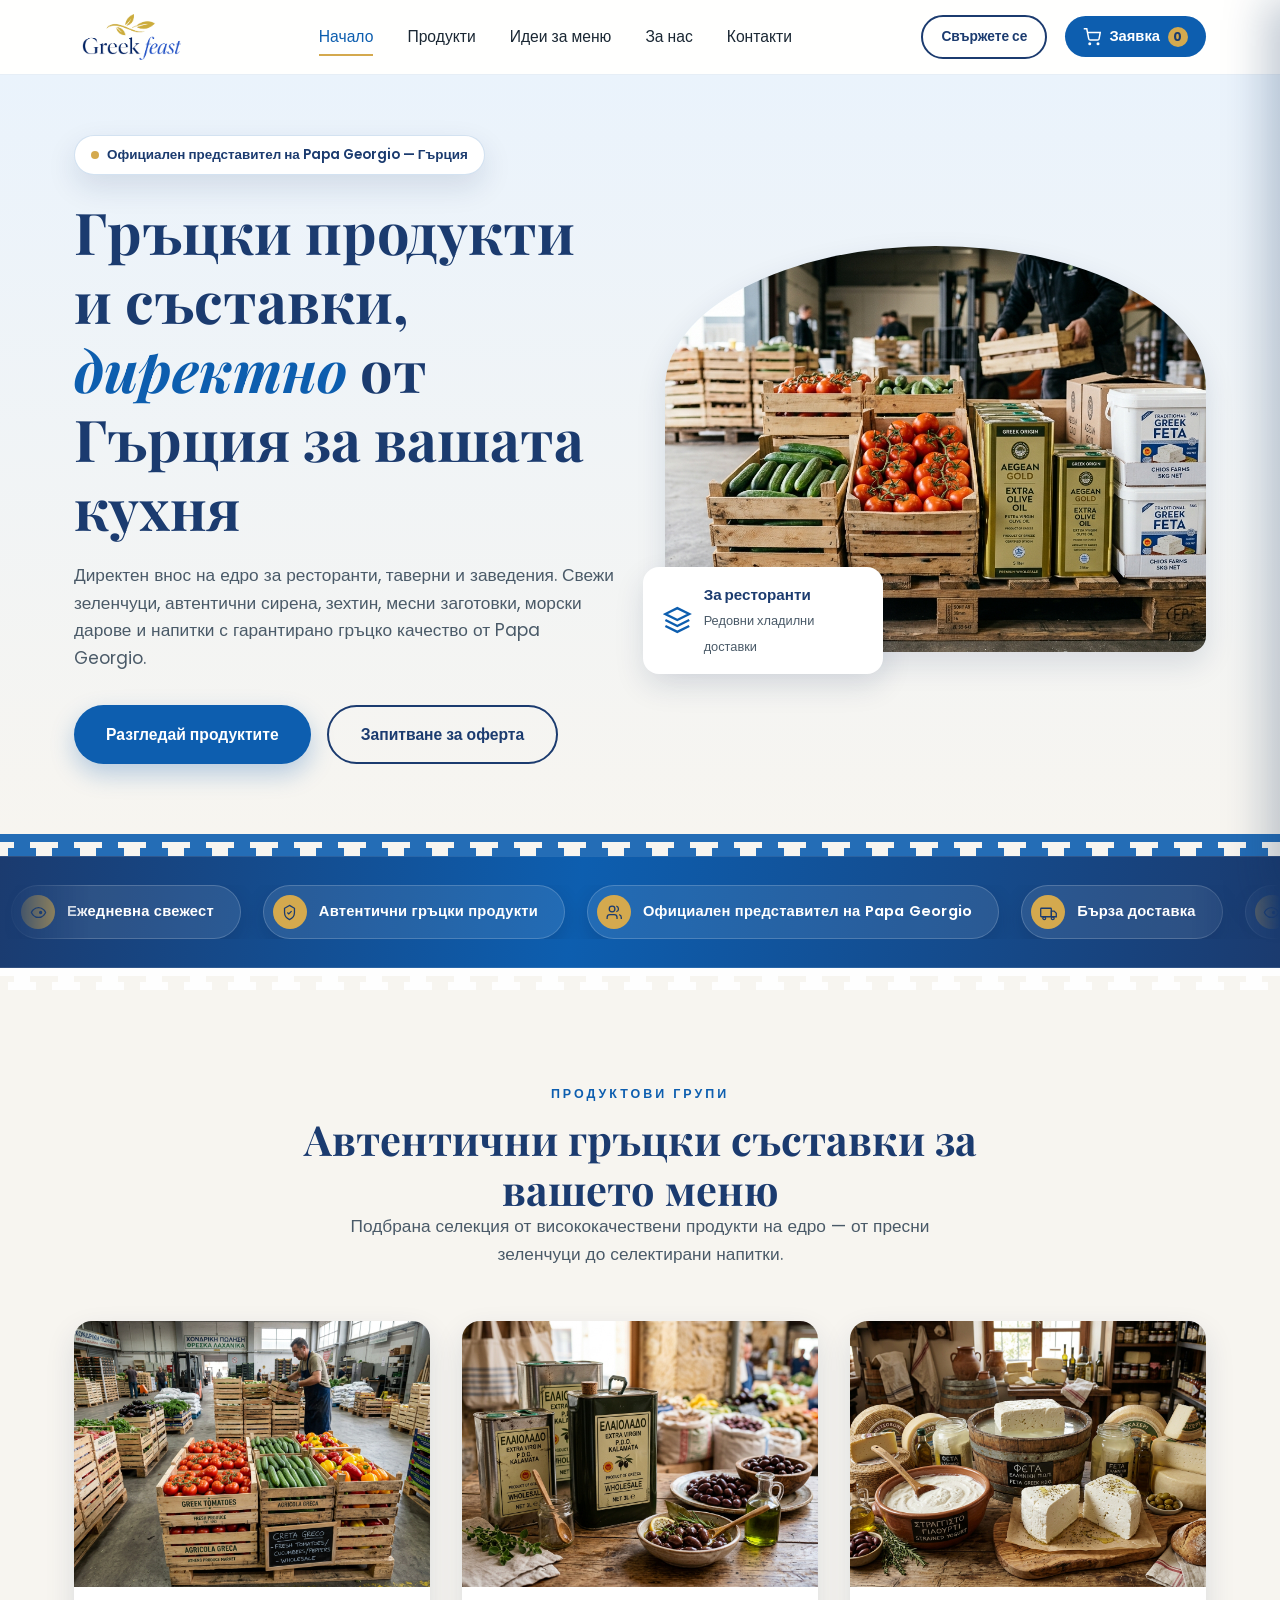
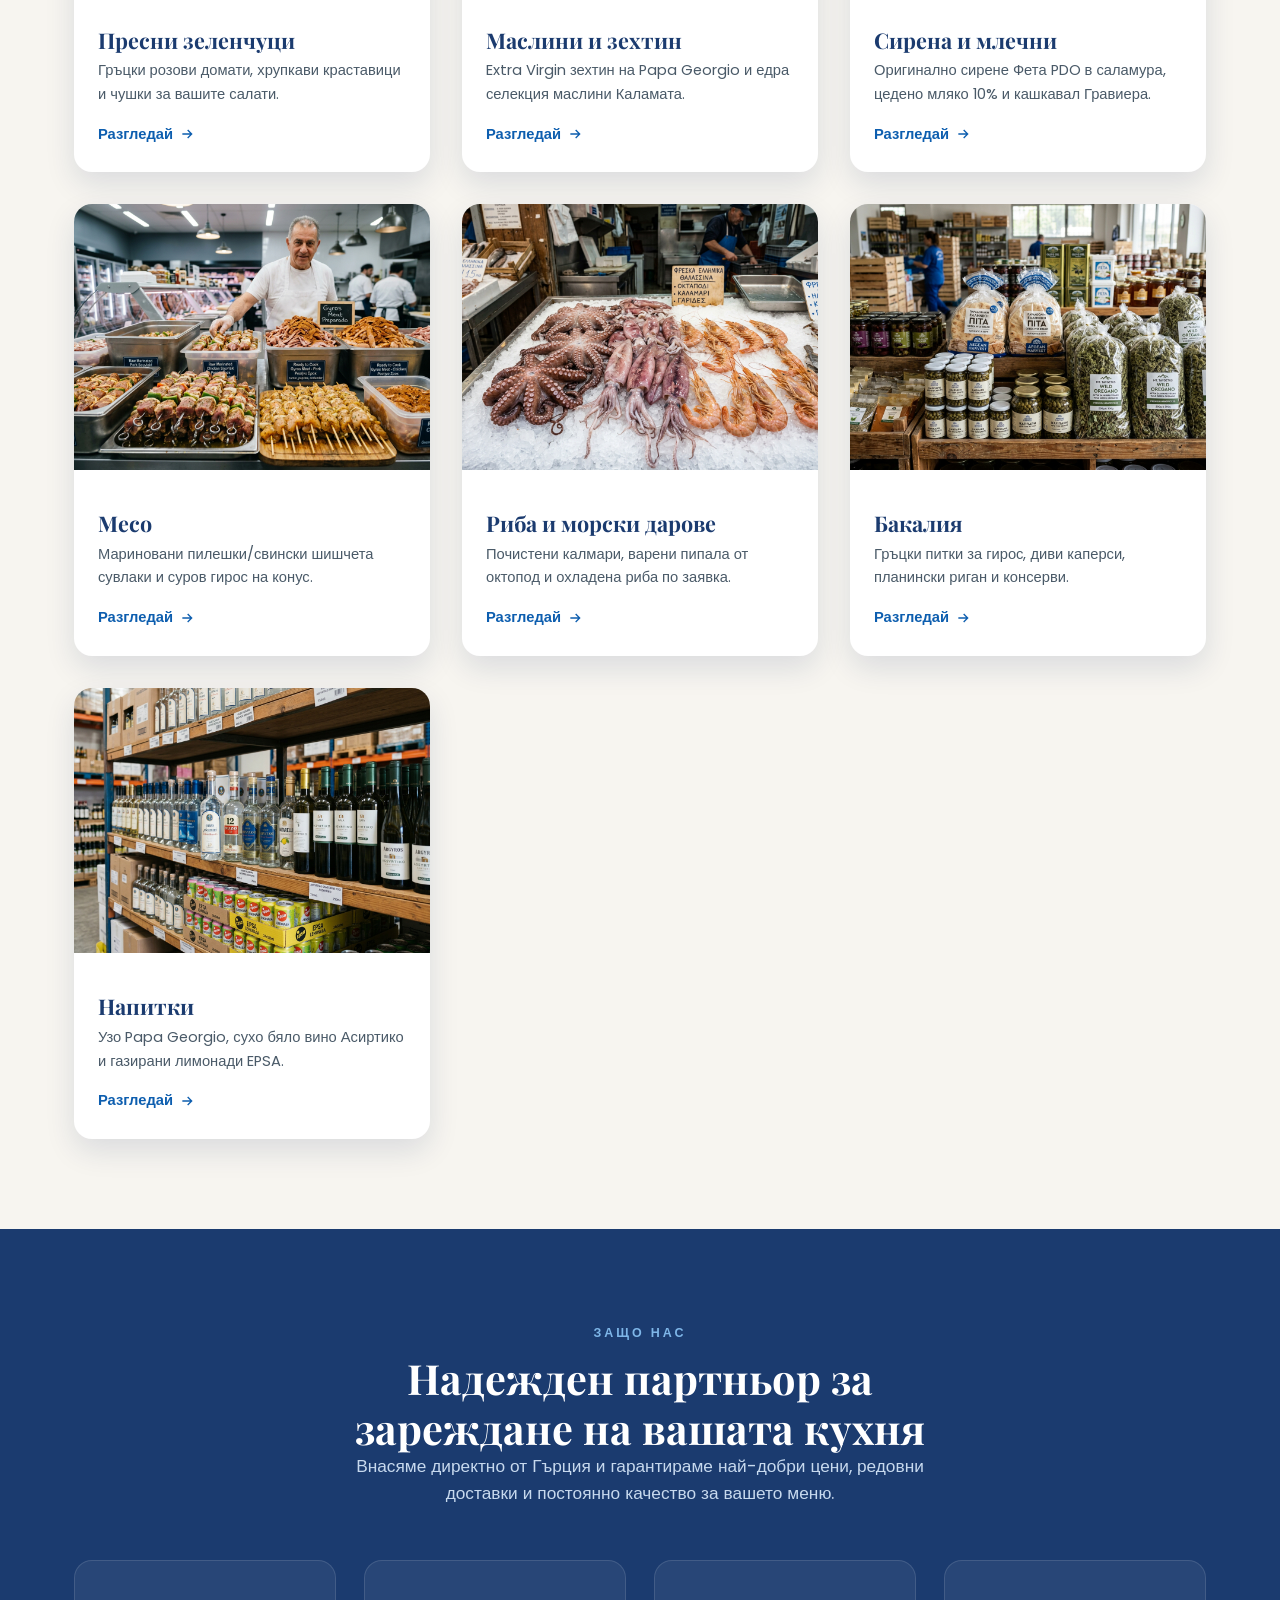
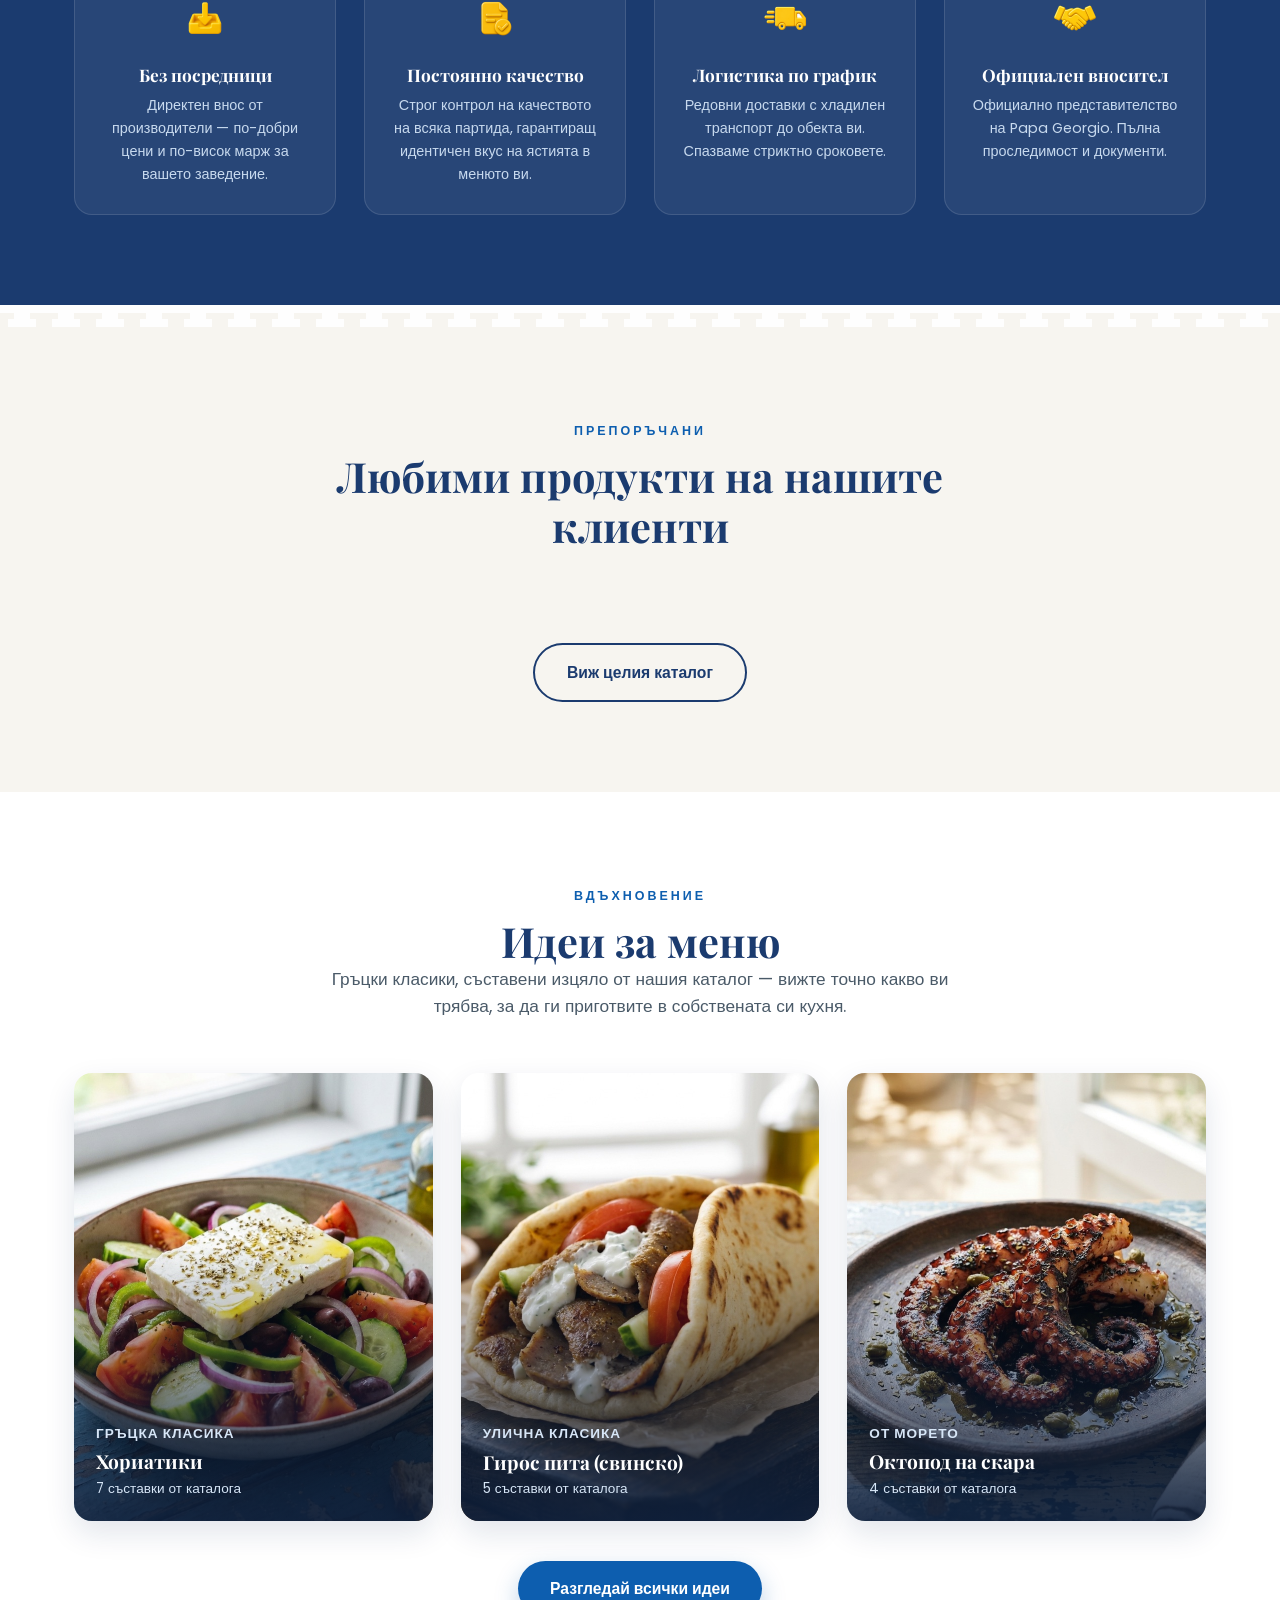
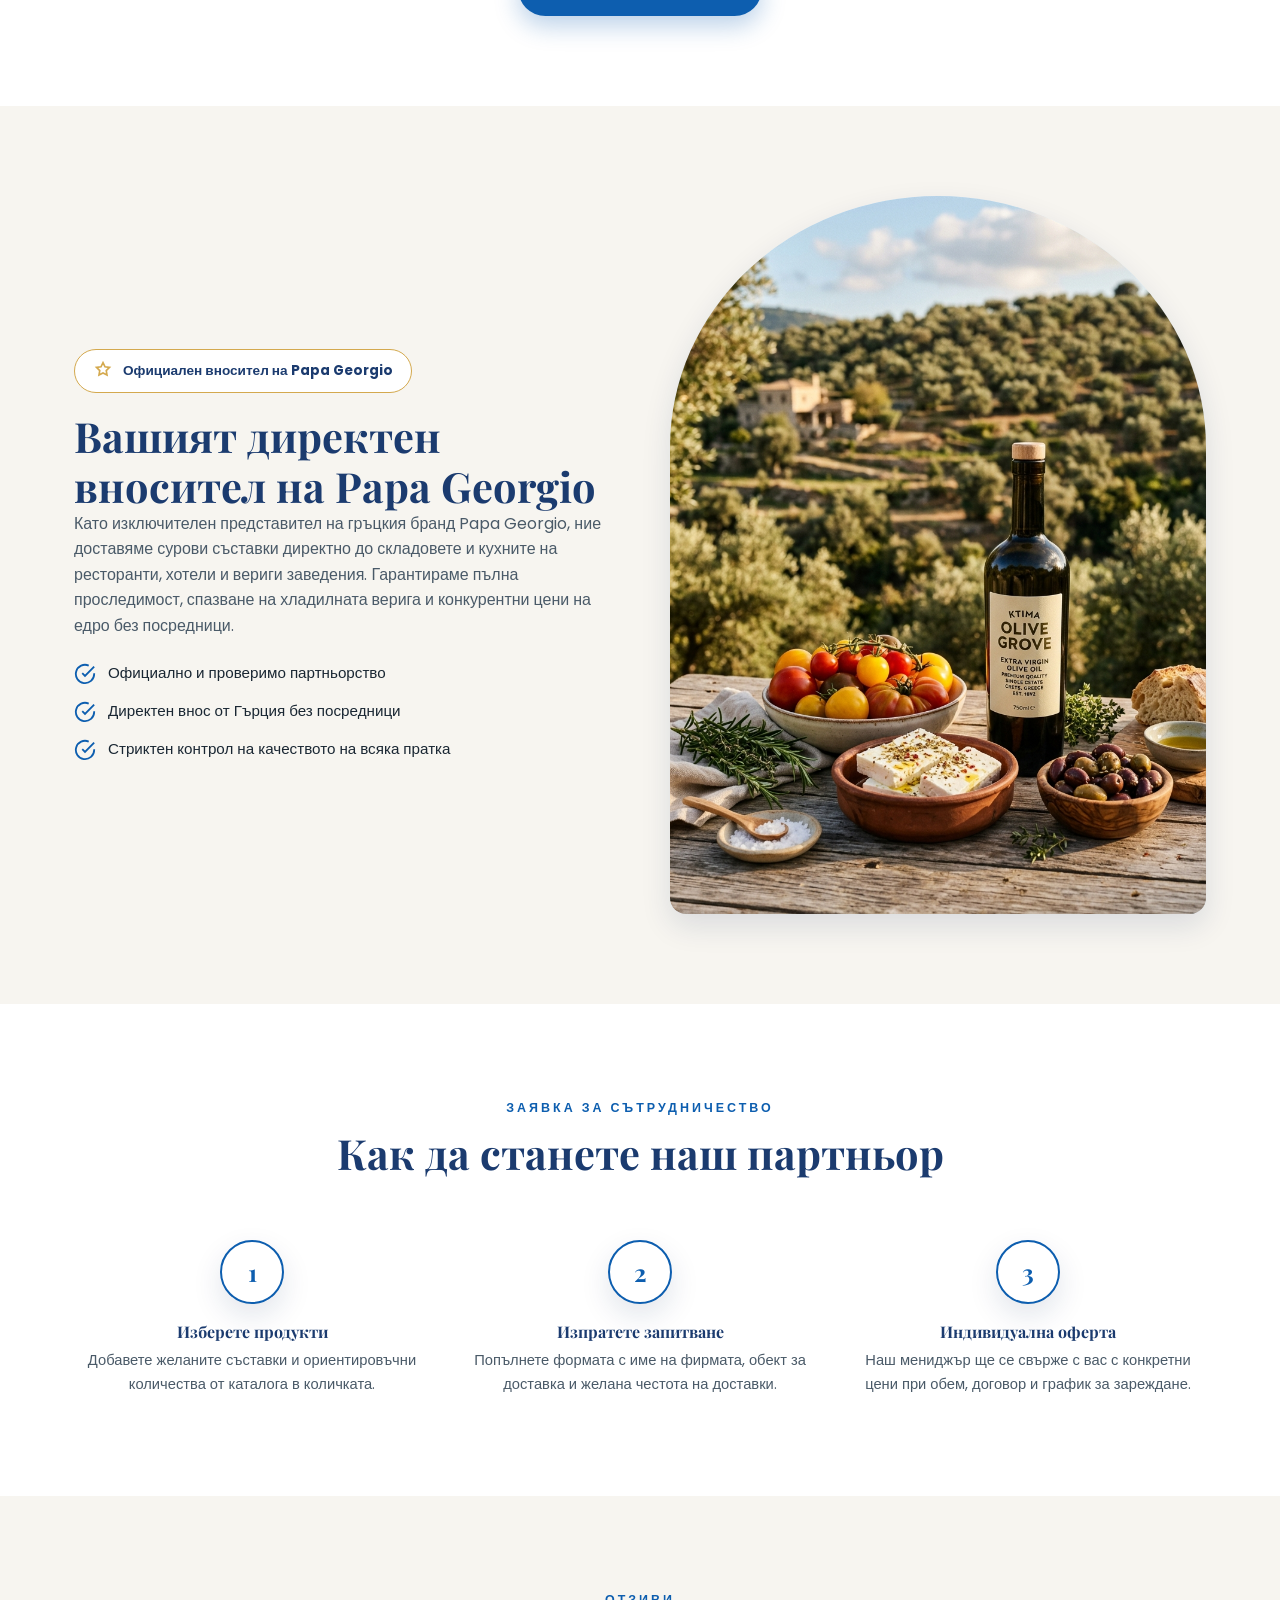
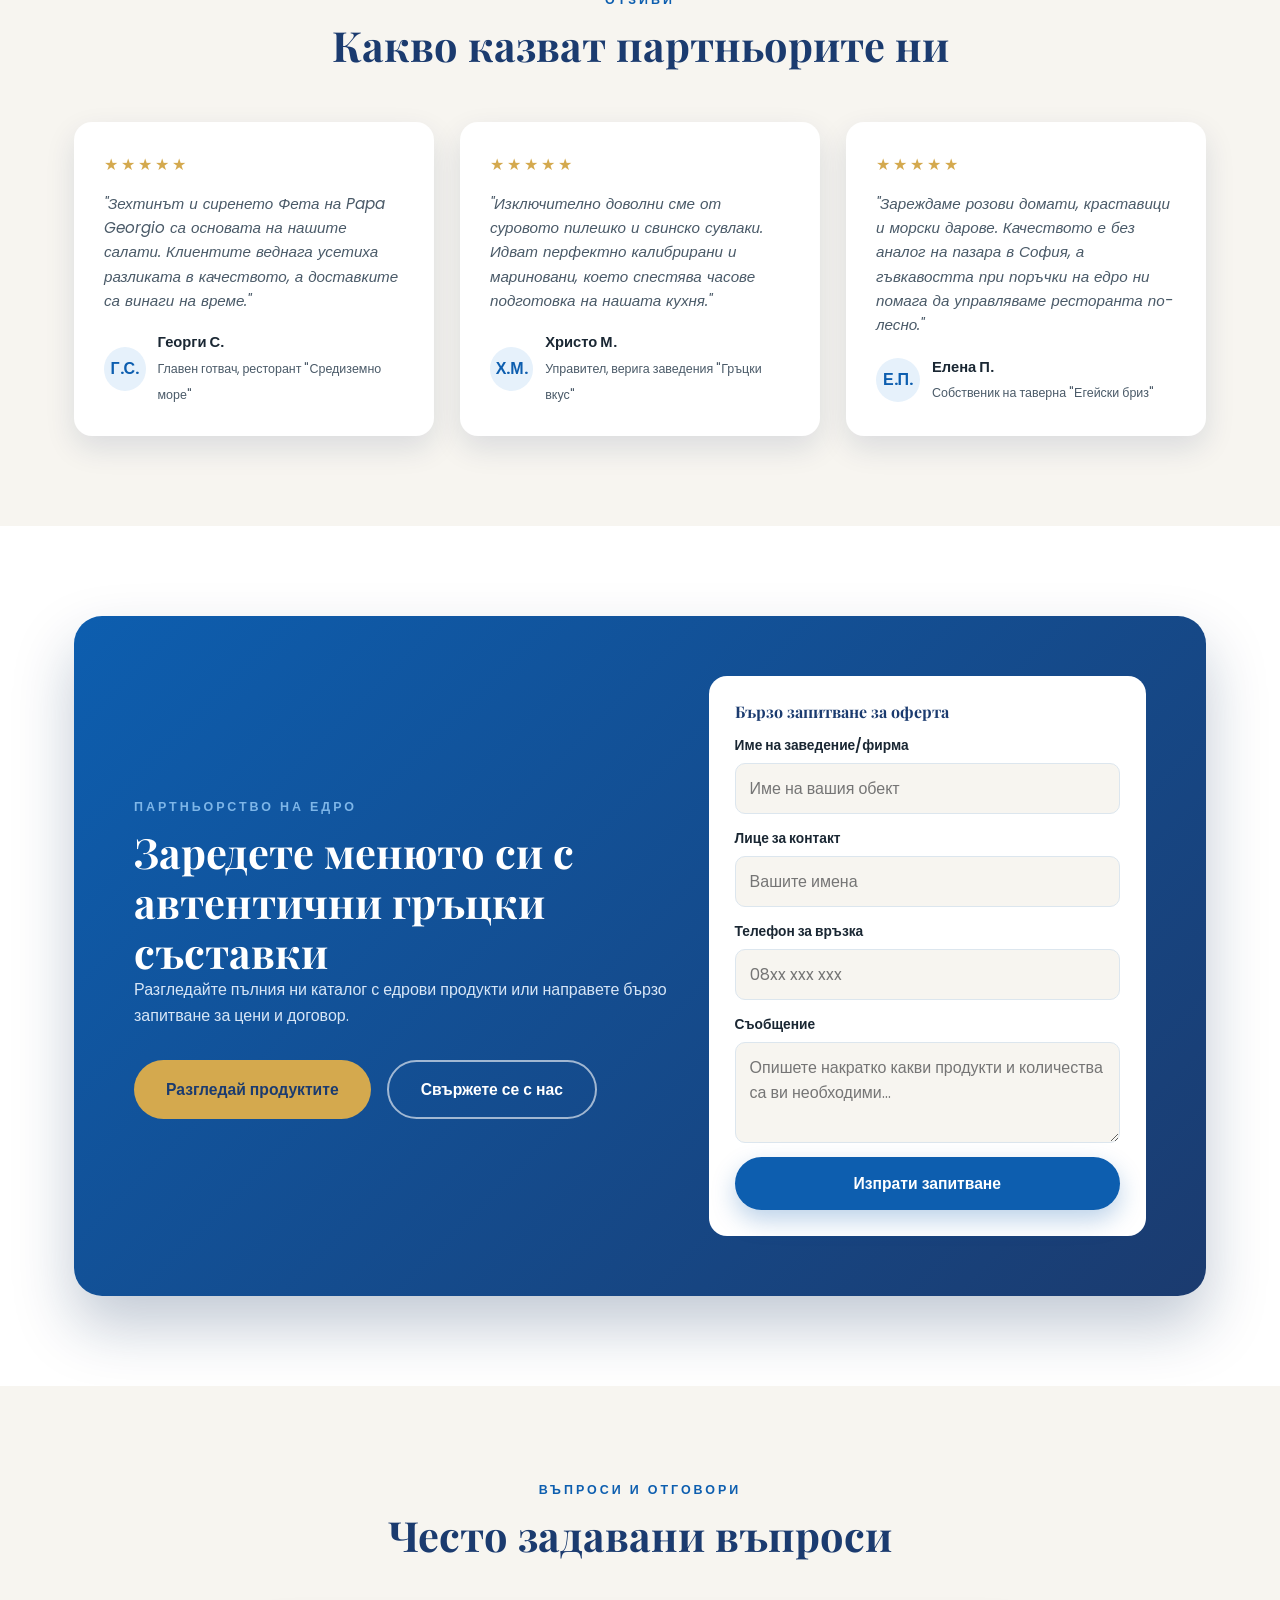
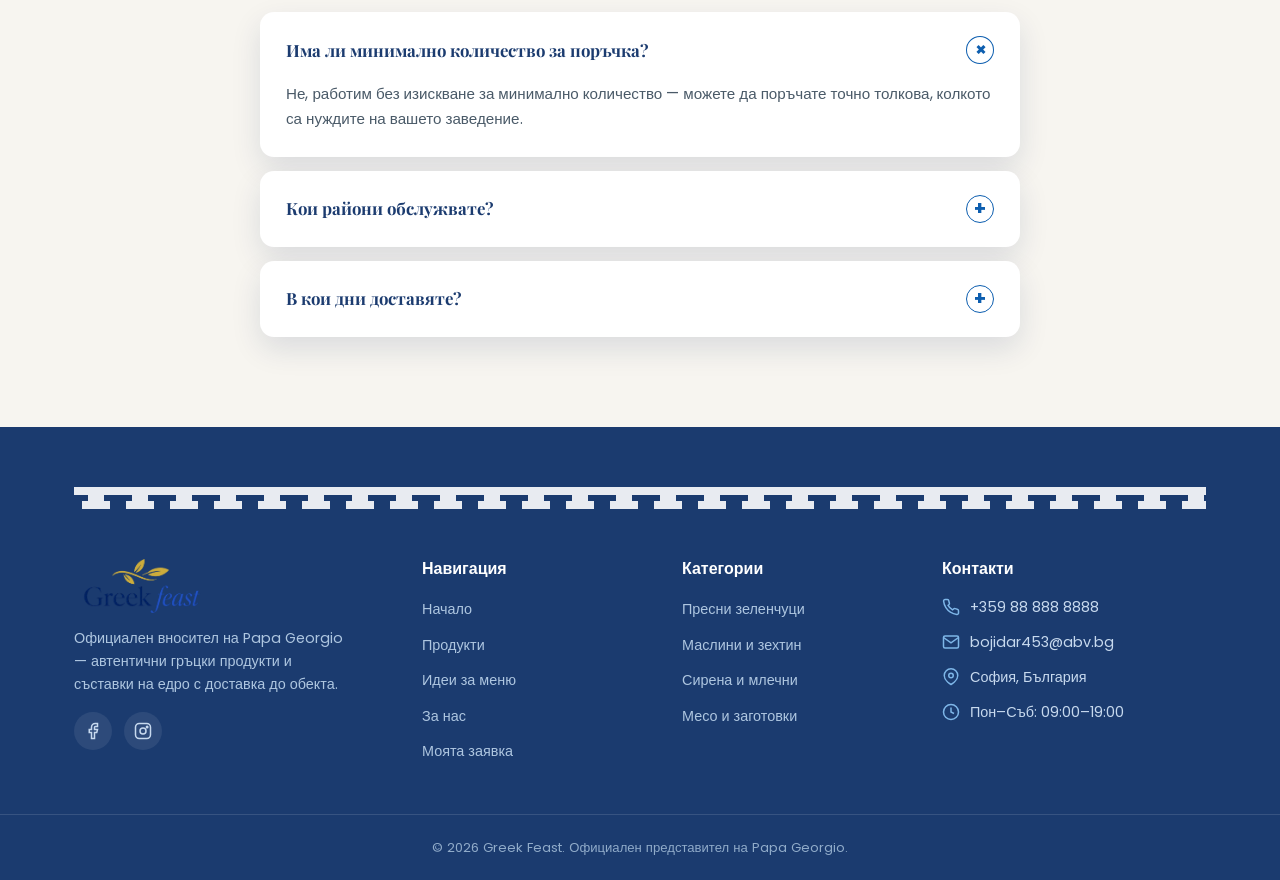
<file: index.html>
<!doctype html>
<html lang="bg">
<head>
<meta charset="UTF-8">
<meta name="viewport" content="width=device-width, initial-scale=1.0">
<title>Greek Feast — Директен вносител на гръцки продукти за заведения и ресторанти</title>
<meta name="description" content="Официален представител на Papa Georgio (Гърция). Директен внос на автентични гръцки продукти и съставки за ресторанти и заведения — зеленчуци, зехтин, месо, риба и напитки на едро.">
<link rel="preconnect" href="https://fonts.googleapis.com">
<link href="https://fonts.googleapis.com/css2?family=Playfair+Display:wght@600;700;800&family=Poppins:wght@400;500;600;700&display=swap" rel="stylesheet">
<link rel="stylesheet" href="css/style.css">
</head>
<body>

<header class="site-header">
  <div class="header-inner">
    <a href="index.html" class="brandmark">
      <img src="images/logo.png" alt="Greek Feast" class="logo-img">
    </a>
    <nav class="main-nav" id="mainNav">
      <a href="index.html" class="active">Начало</a>
      <a href="catalog.html">Продукти</a>
      <a href="menu-ideas.html">Идеи за меню</a>
      <a href="about.html">За нас</a>
      <a href="contact.html">Контакти</a>
    </nav>
    <div class="header-actions">
      <a href="contact.html" class="btn btn-outline btn-sm">Свържете се</a>
      <button type="button" class="cart-btn" id="cartOpenBtn">
        <svg width="18" height="18" viewBox="0 0 24 24" fill="none" stroke="currentColor" stroke-width="2"><circle cx="9" cy="21" r="1"/><circle cx="20" cy="21" r="1"/><path d="M1 1h4l2.68 13.39a2 2 0 0 0 2 1.61h9.72a2 2 0 0 0 2-1.61L23 6H6"/></svg>
        Заявка <span class="cart-count" id="cartCount">0</span>
      </button>
    </div>
    <button class="nav-toggle" id="navToggle" aria-label="Меню"><span></span><span></span><span></span></button>
  </div>
</header>

<section class="hero">
  <div class="hero-inner">
    <div class="hero-copy">
      <div class="hero-badge"><span class="dot"></span> Официален представител на Papa Georgio — Гърция</div>
      <h1>Гръцки продукти и съставки, <em>директно</em> от Гърция за вашата кухня</h1>
      <p class="lede">Директен внос на едро за ресторанти, таверни и заведения. Свежи зеленчуци, автентични сирена, зехтин, месни заготовки, морски дарове и напитки с гарантирано гръцко качество от Papa Georgio.</p>
      <div class="hero-actions">
        <a href="catalog.html" class="btn btn-primary">Разгледай продуктите</a>
        <a href="order.html" class="btn btn-outline">Запитване за оферта</a>
      </div>
    </div>
    <div class="hero-figure">
      <div class="arch-frame">
        <img src="images/hero-taverna.png" alt="Пресни гръцки съставки и суровини за ресторанти">
      </div>
      <div class="float-badge">
        <svg width="30" height="30" viewBox="0 0 24 24" fill="none" stroke="#0D5EAF" stroke-width="2"><path d="M12 2 2 7l10 5 10-5-10-5z"/><path d="M2 17l10 5 10-5"/><path d="M2 12l10 5 10-5"/></svg>
        <div><strong>За ресторанти</strong><span>Редовни хладилни доставки</span></div>
      </div>
    </div>
  </div>
</section>

<div class="meander"></div>

<section class="trust-bar">
  <div class="marquee">
    <div class="marquee-track">
      <div class="trust-item">
        <span class="trust-ic-badge"><svg class="ic" viewBox="0 0 24 24" fill="none" stroke="currentColor" stroke-width="1.8"><path d="M2 12s3-7 10-7 10 7 10 7-3 7-10 7-10-7-10-7z"/><circle cx="15" cy="12" r="1.4" fill="currentColor"/></svg></span>
        <span class="trust-text">Ежедневна свежест</span>
      </div>
      <div class="trust-item">
        <span class="trust-ic-badge"><svg class="ic" viewBox="0 0 24 24" fill="none" stroke="currentColor" stroke-width="1.8"><path d="M12 2l7 4v6c0 5-3.5 8.5-7 10-3.5-1.5-7-5-7-10V6l7-4z"/><path d="M9 12l2 2 4-4"/></svg></span>
        <span class="trust-text">Автентични гръцки продукти</span>
      </div>
      <div class="trust-item">
        <span class="trust-ic-badge"><svg class="ic" viewBox="0 0 24 24" fill="none" stroke="currentColor" stroke-width="1.8"><path d="M17 21v-2a4 4 0 00-4-4H7a4 4 0 00-4 4v2"/><circle cx="10" cy="7" r="4"/><path d="M23 21v-2a4 4 0 00-3-3.87"/><path d="M16 3.13a4 4 0 010 7.75"/></svg></span>
        <span class="trust-text">Официален представител на Papa Georgio</span>
      </div>
      <div class="trust-item">
        <span class="trust-ic-badge"><svg class="ic" viewBox="0 0 24 24" fill="none" stroke="currentColor" stroke-width="1.8"><rect x="1" y="6" width="15" height="12" rx="1"/><path d="M16 10h4l3 3v5h-7z"/><circle cx="6" cy="20" r="2"/><circle cx="18" cy="20" r="2"/></svg></span>
        <span class="trust-text">Бърза доставка</span>
      </div>
      <div class="trust-item">
        <span class="trust-ic-badge"><svg class="ic" viewBox="0 0 24 24" fill="none" stroke="currentColor" stroke-width="1.8"><path d="M2 12s3-7 10-7 10 7 10 7-3 7-10 7-10-7-10-7z"/><circle cx="15" cy="12" r="1.4" fill="currentColor"/></svg></span>
        <span class="trust-text">Ежедневна свежест</span>
      </div>
      <div class="trust-item">
        <span class="trust-ic-badge"><svg class="ic" viewBox="0 0 24 24" fill="none" stroke="currentColor" stroke-width="1.8"><path d="M12 2l7 4v6c0 5-3.5 8.5-7 10-3.5-1.5-7-5-7-10V6l7-4z"/><path d="M9 12l2 2 4-4"/></svg></span>
        <span class="trust-text">Автентични гръцки продукти</span>
      </div>
      <div class="trust-item">
        <span class="trust-ic-badge"><svg class="ic" viewBox="0 0 24 24" fill="none" stroke="currentColor" stroke-width="1.8"><path d="M17 21v-2a4 4 0 00-4-4H7a4 4 0 00-4 4v2"/><circle cx="10" cy="7" r="4"/><path d="M23 21v-2a4 4 0 00-3-3.87"/><path d="M16 3.13a4 4 0 010 7.75"/></svg></span>
        <span class="trust-text">Официален представител на Papa Georgio</span>
      </div>
      <div class="trust-item">
        <span class="trust-ic-badge"><svg class="ic" viewBox="0 0 24 24" fill="none" stroke="currentColor" stroke-width="1.8"><rect x="1" y="6" width="15" height="12" rx="1"/><path d="M16 10h4l3 3v5h-7z"/><circle cx="6" cy="20" r="2"/><circle cx="18" cy="20" r="2"/></svg></span>
        <span class="trust-text">Бърза доставка</span>
      </div>
      <div class="trust-item">
        <span class="trust-ic-badge"><svg class="ic" viewBox="0 0 24 24" fill="none" stroke="currentColor" stroke-width="1.8"><path d="M2 12s3-7 10-7 10 7 10 7-3 7-10 7-10-7-10-7z"/><circle cx="15" cy="12" r="1.4" fill="currentColor"/></svg></span>
        <span class="trust-text">Ежедневна свежест</span>
      </div>
      <div class="trust-item">
        <span class="trust-ic-badge"><svg class="ic" viewBox="0 0 24 24" fill="none" stroke="currentColor" stroke-width="1.8"><path d="M12 2l7 4v6c0 5-3.5 8.5-7 10-3.5-1.5-7-5-7-10V6l7-4z"/><path d="M9 12l2 2 4-4"/></svg></span>
        <span class="trust-text">Автентични гръцки продукти</span>
      </div>
      <div class="trust-item">
        <span class="trust-ic-badge"><svg class="ic" viewBox="0 0 24 24" fill="none" stroke="currentColor" stroke-width="1.8"><path d="M17 21v-2a4 4 0 00-4-4H7a4 4 0 00-4 4v2"/><circle cx="10" cy="7" r="4"/><path d="M23 21v-2a4 4 0 00-3-3.87"/><path d="M16 3.13a4 4 0 010 7.75"/></svg></span>
        <span class="trust-text">Официален представител на Papa Georgio</span>
      </div>
      <div class="trust-item">
        <span class="trust-ic-badge"><svg class="ic" viewBox="0 0 24 24" fill="none" stroke="currentColor" stroke-width="1.8"><rect x="1" y="6" width="15" height="12" rx="1"/><path d="M16 10h4l3 3v5h-7z"/><circle cx="6" cy="20" r="2"/><circle cx="18" cy="20" r="2"/></svg></span>
        <span class="trust-text">Бърза доставка</span>
      </div>
      <div class="trust-item">
        <span class="trust-ic-badge"><svg class="ic" viewBox="0 0 24 24" fill="none" stroke="currentColor" stroke-width="1.8"><path d="M2 12s3-7 10-7 10 7 10 7-3 7-10 7-10-7-10-7z"/><circle cx="15" cy="12" r="1.4" fill="currentColor"/></svg></span>
        <span class="trust-text">Ежедневна свежест</span>
      </div>
      <div class="trust-item">
        <span class="trust-ic-badge"><svg class="ic" viewBox="0 0 24 24" fill="none" stroke="currentColor" stroke-width="1.8"><path d="M12 2l7 4v6c0 5-3.5 8.5-7 10-3.5-1.5-7-5-7-10V6l7-4z"/><path d="M9 12l2 2 4-4"/></svg></span>
        <span class="trust-text">Автентични гръцки продукти</span>
      </div>
      <div class="trust-item">
        <span class="trust-ic-badge"><svg class="ic" viewBox="0 0 24 24" fill="none" stroke="currentColor" stroke-width="1.8"><path d="M17 21v-2a4 4 0 00-4-4H7a4 4 0 00-4 4v2"/><circle cx="10" cy="7" r="4"/><path d="M23 21v-2a4 4 0 00-3-3.87"/><path d="M16 3.13a4 4 0 010 7.75"/></svg></span>
        <span class="trust-text">Официален представител на Papa Georgio</span>
      </div>
      <div class="trust-item">
        <span class="trust-ic-badge"><svg class="ic" viewBox="0 0 24 24" fill="none" stroke="currentColor" stroke-width="1.8"><rect x="1" y="6" width="15" height="12" rx="1"/><path d="M16 10h4l3 3v5h-7z"/><circle cx="6" cy="20" r="2"/><circle cx="18" cy="20" r="2"/></svg></span>
        <span class="trust-text">Бърза доставка</span>
      </div>
    </div>
  </div>
</section>

<div class="meander light"></div>

<section id="categories">
  <div class="container">
    <div class="section-head">
      <span class="eyebrow">Продуктови групи</span>
      <h2>Автентични гръцки съставки за вашето меню</h2>
      <p class="lede">Подбрана селекция от висококачествени продукти на едро — от пресни зеленчуци до селектирани напитки.</p>
    </div>
    <div class="category-grid">

      <a href="catalog.html#vegetables" class="category-card">
        <div class="cat-figure"><img src="images/categories/vegetables.jpg" alt="Пресни зеленчуци" loading="lazy"></div>
        <div class="cat-body">
          <h3>Пресни зеленчуци</h3>
          <p>Гръцки розови домати, хрупкави краставици и чушки за вашите салати.</p>
          <span class="cat-link">Разгледай <svg viewBox="0 0 24 24" fill="none" stroke="currentColor" stroke-width="2"><path d="M5 12h14M13 6l6 6-6 6"/></svg></span>
        </div>
      </a>

      <a href="catalog.html#olives-oil" class="category-card">
        <div class="cat-figure"><img src="images/categories/olives-oil.jpg" alt="Маслини и зехтин" loading="lazy"></div>
        <div class="cat-body">
          <h3>Маслини и зехтин</h3>
          <p>Extra Virgin зехтин на Papa Georgio и едра селекция маслини Каламата.</p>
          <span class="cat-link">Разгледай <svg viewBox="0 0 24 24" fill="none" stroke="currentColor" stroke-width="2"><path d="M5 12h14M13 6l6 6-6 6"/></svg></span>
        </div>
      </a>

      <a href="catalog.html#dairy" class="category-card">
        <div class="cat-figure"><img src="images/categories/dairy.jpg" alt="Сирена и млечни" loading="lazy"></div>
        <div class="cat-body">
          <h3>Сирена и млечни</h3>
          <p>Оригинално сирене Фета PDO в саламура, цедено мляко 10% и кашкавал Гравиера.</p>
          <span class="cat-link">Разгледай <svg viewBox="0 0 24 24" fill="none" stroke="currentColor" stroke-width="2"><path d="M5 12h14M13 6l6 6-6 6"/></svg></span>
        </div>
      </a>

      <a href="catalog.html#meat" class="category-card">
        <div class="cat-figure"><img src="images/categories/meat.jpg" alt="Месо и заготовки" loading="lazy"></div>
        <div class="cat-body">
          <h3>Месо</h3>
          <p>Мариновани пилешки/свински шишчета сувлаки и суров гирос на конус.</p>
          <span class="cat-link">Разгледай <svg viewBox="0 0 24 24" fill="none" stroke="currentColor" stroke-width="2"><path d="M5 12h14M13 6l6 6-6 6"/></svg></span>
        </div>
      </a>

      <a href="catalog.html#seafood" class="category-card">
        <div class="cat-figure"><img src="images/categories/seafood.jpg" alt="Риба и морски дарове" loading="lazy"></div>
        <div class="cat-body">
          <h3>Риба и морски дарове</h3>
          <p>Почистени калмари, варени пипала от октопод и охладена риба по заявка.</p>
          <span class="cat-link">Разгледай <svg viewBox="0 0 24 24" fill="none" stroke="currentColor" stroke-width="2"><path d="M5 12h14M13 6l6 6-6 6"/></svg></span>
        </div>
      </a>

      <a href="catalog.html#grocery" class="category-card">
        <div class="cat-figure"><img src="images/categories/grocery.jpg" alt="Бакалия" loading="lazy"></div>
        <div class="cat-body">
          <h3>Бакалия</h3>
          <p>Гръцки питки за гирос, диви каперси, планински риган и консерви.</p>
          <span class="cat-link">Разгледай <svg viewBox="0 0 24 24" fill="none" stroke="currentColor" stroke-width="2"><path d="M5 12h14M13 6l6 6-6 6"/></svg></span>
        </div>
      </a>

      <a href="catalog.html#drinks" class="category-card">
        <div class="cat-figure"><img src="images/categories/drinks.jpg" alt="Напитки" loading="lazy"></div>
        <div class="cat-body">
          <h3>Напитки</h3>
          <p>Узо Papa Georgio, сухо бяло вино Асиртико и газирани лимонади EPSA.</p>
          <span class="cat-link">Разгледай <svg viewBox="0 0 24 24" fill="none" stroke="currentColor" stroke-width="2"><path d="M5 12h14M13 6l6 6-6 6"/></svg></span>
        </div>
      </a>

    </div>
  </div>
</section>

<section class="why-section">
  <div class="container">
    <div class="section-head">
      <span class="eyebrow on-dark">Защо нас</span>
      <h2>Надежден партньор за зареждане на вашата кухня</h2>
      <p class="lede" style="color:#C7D9EE; margin:0 auto;">Внасяме директно от Гърция и гарантираме най-добри цени, редовни доставки и постоянно качество за вашето меню.</p>
    </div>
    <div class="why-grid">
      <div class="why-item">
        <div class="ic-wrap" style="background: transparent;"><img src="images/direct-import.png" alt="Директен внос" style="width: 50px; height: 50px; object-fit: contain;"></div>
        <h4>Без посредници</h4>
        <p>Директен внос от производители — по-добри цени и по-висок марж за вашето заведение.</p>
      </div>
      <div class="why-item">
        <div class="ic-wrap" style="background: transparent;"><img src="images/quality.png" alt="Проверено качество" style="width: 50px; height: 50px; object-fit: contain;"></div>
        <h4>Постоянно качество</h4>
        <p>Строг контрол на качеството на всяка партида, гарантиращ идентичен вкус на ястията в менюто ви.</p>
      </div>
      <div class="why-item">
        <div class="ic-wrap" style="background: transparent;"><img src="images/delivery.png" alt="Редовни доставки" style="width: 50px; height: 50px; object-fit: contain;"></div>
        <h4>Логистика по график</h4>
        <p>Редовни доставки с хладилен транспорт до обекта ви. Спазваме стриктно сроковете.</p>
      </div>
      <div class="why-item">
        <div class="ic-wrap" style="background: transparent;"><img src="images/partnership.png" alt="Официално партньорство" style="width: 50px; height: 50px; object-fit: contain;"></div>
        <h4>Официален вносител</h4>
        <p>Официално представителство на Papa Georgio. Пълна проследимост и документи.</p>
      </div>
    </div>
  </div>
</section>

<div class="meander light"></div>

<section id="featured" class="bg-cream">
  <div class="container">
    <div class="section-head">
      <span class="eyebrow">Препоръчани</span>
      <h2>Любими продукти на нашите клиенти</h2>
    </div>
    <div class="product-grid" id="featuredGrid"></div>
    <div class="text-center mt-40">
      <a href="catalog.html" class="btn btn-outline">Виж целия каталог</a>
    </div>
  </div>
</section>

<section class="bg-white">
  <div class="container">
    <div class="section-head">
      <span class="eyebrow">Вдъхновение</span>
      <h2>Идеи за меню</h2>
      <p class="lede">Гръцки класики, съставени изцяло от нашия каталог — вижте точно какво ви трябва, за да ги приготвите в собствената си кухня.</p>
    </div>
    <div class="idea-teaser-grid">
      <a href="recipe.html?slug=horiatiki" class="idea-teaser-card">
        <img src="images/recipes/horiatiki.jpg" alt="Хориатики — гръцка селска салата" loading="lazy">
        <div class="idea-teaser-overlay">
          <span class="idea-teaser-eyebrow">Гръцка класика</span>
          <h4>Хориатики</h4>
          <span>7 съставки от каталога</span>
        </div>
      </a>
      <a href="recipe.html?slug=gyros-pork" class="idea-teaser-card">
        <img src="images/recipes/gyros-pork.jpg" alt="Гирос пита със свинско" loading="lazy">
        <div class="idea-teaser-overlay">
          <span class="idea-teaser-eyebrow">Улична класика</span>
          <h4>Гирос пита (свинско)</h4>
          <span>5 съставки от каталога</span>
        </div>
      </a>
      <a href="recipe.html?slug=octopus-grilled" class="idea-teaser-card">
        <img src="images/recipes/octopus-grilled.jpg" alt="Октопод на скара" loading="lazy">
        <div class="idea-teaser-overlay">
          <span class="idea-teaser-eyebrow">От морето</span>
          <h4>Октопод на скара</h4>
          <span>4 съставки от каталога</span>
        </div>
      </a>
    </div>
    <div class="text-center mt-40">
      <a href="menu-ideas.html" class="btn btn-primary">Разгледай всички идеи</a>
    </div>
  </div>
</section>

<section class="partner-section">
  <div class="container">
    <div class="partner-grid">
      <div class="partner-text">
        <div class="partner-seal">
          <svg viewBox="0 0 24 24" fill="none" stroke="#D4A94E" stroke-width="2"><path d="M12 2l2.4 4.9 5.4.8-3.9 3.8.9 5.4-4.8-2.5-4.8 2.5.9-5.4-3.9-3.8 5.4-.8z"/></svg>
          Официален вносител на Papa Georgio
        </div>
        <h2>Вашият директен вносител на Papa Georgio</h2>
        <p>Като изключителен представител на гръцкия бранд Papa Georgio, ние доставяме сурови съставки директно до складовете и кухните на ресторанти, хотели и вериги заведения. Гарантираме пълна проследимост, спазване на хладилната верига и конкурентни цени на едро без посредници.</p>
        <ul class="partner-points">
          <li><svg viewBox="0 0 24 24" fill="none" stroke="currentColor" stroke-width="2"><path d="M22 11.08V12a10 10 0 11-5.93-9.14"/><path d="M22 4L12 14.01l-3-3"/></svg> Официално и проверимо партньорство</li>
          <li><svg viewBox="0 0 24 24" fill="none" stroke="currentColor" stroke-width="2"><path d="M22 11.08V12a10 10 0 11-5.93-9.14"/><path d="M22 4L12 14.01l-3-3"/></svg> Директен внос от Гърция без посредници</li>
          <li><svg viewBox="0 0 24 24" fill="none" stroke="currentColor" stroke-width="2"><path d="M22 11.08V12a10 10 0 11-5.93-9.14"/><path d="M22 4L12 14.01l-3-3"/></svg> Стриктен контрол на качеството на всяка пратка</li>
        </ul>
      </div>
      <div class="arch-frame">
        <img src="images/olive-grove-partner.jpg" alt="Автентични гръцки суровини" loading="lazy">
      </div>
    </div>
  </div>
</section>

<section class="bg-white">
  <div class="container">
    <div class="section-head">
      <span class="eyebrow">Заявка за сътрудничество</span>
      <h2>Как да станете наш партньор</h2>
    </div>
    <div class="steps-grid">
      <div class="steps-progress-bar"></div>
      <div class="steps-progress-active"></div>
      <div class="step-card">
        <div class="step-connector"></div>
        <div class="step-num">1</div>
        <div class="step-body">
          <h4>Изберете продукти</h4>
          <p>Добавете желаните съставки и ориентировъчни количества от каталога в количката.</p>
        </div>
      </div>
      <div class="step-card">
        <div class="step-connector"></div>
        <div class="step-num">2</div>
        <div class="step-body">
          <h4>Изпратете запитване</h4>
          <p>Попълнете формата с име на фирмата, обект за доставка и желана честота на доставки.</p>
        </div>
      </div>
      <div class="step-card">
        <div class="step-num">3</div>
        <div class="step-body">
          <h4>Индивидуална оферта</h4>
          <p>Наш мениджър ще се свърже с вас с конкретни цени при обем, договор и график за зареждане.</p>
        </div>
      </div>
    </div>
  </div>
</section>

<section class="bg-cream">
  <div class="container">
    <div class="section-head">
      <span class="eyebrow">Отзиви</span>
      <h2>Какво казват партньорите ни</h2>
    </div>
    <div class="testi-track">
      <div class="testi-card">
        <div class="testi-stars">★★★★★</div>
        <p>"Зехтинът и сиренето Фета на Papa Georgio са основата на нашите салати. Клиентите веднага усетиха разликата в качеството, а доставките са винаги на време."</p>
        <div class="testi-person">
          <div class="testi-avatar">Г.С.</div>
          <div><strong>Георги С.</strong><span>Главен готвач, ресторант "Средиземно море"</span></div>
        </div>
      </div>
      <div class="testi-card">
        <div class="testi-stars">★★★★★</div>
        <p>"Изключително доволни сме от суровото пилешко и свинско сувлаки. Идват перфектно калибрирани и мариновани, което спестява часове подготовка на нашата кухня."</p>
        <div class="testi-person">
          <div class="testi-avatar">Х.М.</div>
          <div><strong>Христо М.</strong><span>Управител, верига заведения "Гръцки вкус"</span></div>
        </div>
      </div>
      <div class="testi-card">
        <div class="testi-stars">★★★★★</div>
        <p>"Зареждаме розови домати, краставици и морски дарове. Качеството е без аналог на пазара в София, а гъвкавостта при поръчки на едро ни помага да управляваме ресторанта по-лесно."</p>
        <div class="testi-person">
          <div class="testi-avatar">Е.П.</div>
          <div><strong>Елена П.</strong><span>Собственик на таверна "Егейски бриз"</span></div>
        </div>
      </div>
    </div>
  </div>
</section>

<section class="bg-white">
  <div class="container">
    <div class="cta-section">
      <div>
        <span class="eyebrow on-dark">Партньорство на едро</span>
        <h2>Заредете менюто си с автентични гръцки съставки</h2>
        <p>Разгледайте пълния ни каталог с едрови продукти или направете бързо запитване за цени и договор.</p>
        <div class="hero-actions">
          <a href="catalog.html" class="btn btn-gold">Разгледай продуктите</a>
          <a href="contact.html" class="btn btn-outline on-dark">Свържете се с нас</a>
        </div>
      </div>
      <form class="cta-form" id="quickContactForm" action="https://formsubmit.co/bojidar453@abv.bg" method="POST">
        <h4>Бързо запитване за оферта</h4>
        <input type="hidden" name="_subject" value="Ново запитване за цени на едро — Greek Feast">
        <input type="hidden" name="_captcha" value="false">
        <div class="field">
          <label for="qRestaurant">Име на заведение/фирма</label>
          <input type="text" id="qRestaurant" name="Заведение_Фирма" required placeholder="Име на вашия обект">
        </div>
        <div class="field">
          <label for="qName">Лице за контакт</label>
          <input type="text" id="qName" name="Име" required placeholder="Вашите имена">
        </div>
        <div class="field">
          <label for="qPhone">Телефон за връзка</label>
          <input type="tel" id="qPhone" name="Телефон" required placeholder="08xx xxx xxx">
        </div>
        <div class="field">
          <label for="qMsg">Съобщение</label>
          <textarea id="qMsg" name="Съобщение" rows="3" placeholder="Опишете накратко какви продукти и количества са ви необходими..."></textarea>
        </div>
        <button type="submit" class="btn btn-primary btn-block">Изпрати запитване</button>
      </form>
    </div>
  </div>
</section>

<section class="bg-cream">
  <div class="container">
    <div class="section-head">
      <span class="eyebrow">Въпроси и отговори</span>
      <h2>Често задавани въпроси</h2>
    </div>
    <div class="faq-list">
      <details class="faq-item" open>
        <summary>Има ли минимално количество за поръчка?</summary>
        <p>Не, работим без изискване за минимално количество — можете да поръчате точно толкова, колкото са нуждите на вашето заведение.</p>
      </details>
      <details class="faq-item">
        <summary>Кои райони обслужвате?</summary>
        <p>Доставяме до цяла България.</p>
      </details>
      <details class="faq-item">
        <summary>В кои дни доставяте?</summary>
        <p>Доставяме всеки ден с изключение на неделя.</p>
      </details>
    </div>
  </div>
</section>

<footer class="site-footer">
  <div class="container">
    <div class="meander light" style="margin-bottom:50px;"></div>
    <div class="footer-grid">
      <div class="footer-col footer-brand">
        <a href="index.html" class="brandmark">
          <img src="images/logo.png" alt="Greek Feast" class="logo-img">
        </a>
        <p>Официален вносител на Papa Georgio — автентични гръцки продукти и съставки на едро с доставка до обекта.</p>
        <div class="footer-social">
          <a href="#" aria-label="Facebook"><svg width="18" height="18" viewBox="0 0 24 24" fill="none" stroke="#C7D9EE" stroke-width="2"><path d="M18 2h-3a5 5 0 00-5 5v3H7v4h3v8h4v-8h3l1-4h-4V7a1 1 0 011-1h3z"/></svg></a>
          <a href="#" aria-label="Instagram"><svg width="18" height="18" viewBox="0 0 24 24" fill="none" stroke="#C7D9EE" stroke-width="2"><rect x="2" y="2" width="20" height="20" rx="5"/><circle cx="12" cy="12" r="4"/><circle cx="17.5" cy="6.5" r="1"/></svg></a>
        </div>
      </div>
      <div class="footer-col">
        <h4>Навигация</h4>
        <ul>
          <li><a href="index.html">Начало</a></li>
          <li><a href="catalog.html">Продукти</a></li>
          <li><a href="menu-ideas.html">Идеи за меню</a></li>
          <li><a href="about.html">За нас</a></li>
          <li><a href="order.html">Моята заявка</a></li>
        </ul>
      </div>
      <div class="footer-col">
        <h4>Категории</h4>
        <ul>
          <li><a href="catalog.html#vegetables">Пресни зеленчуци</a></li>
          <li><a href="catalog.html#olives-oil">Маслини и зехтин</a></li>
          <li><a href="catalog.html#dairy">Сирена и млечни</a></li>
          <li><a href="catalog.html#meat">Месо и заготовки</a></li>
        </ul>
      </div>
      <div class="footer-col">
        <h4>Контакти</h4>
        <div class="footer-contact-item">
          <svg viewBox="0 0 24 24" fill="none" stroke="currentColor" stroke-width="2"><path d="M22 16.92v3a2 2 0 01-2.18 2 19.79 19.79 0 01-8.63-3.07 19.5 19.5 0 01-6-6 19.79 19.79 0 01-3.07-8.67A2 2 0 014.11 2h3a2 2 0 012 1.72c.127.96.361 1.903.7 2.81a2 2 0 01-.45 2.11L8.09 9.91a16 16 0 006 6l1.27-1.27a2 2 0 012.11-.45c.907.339 1.85.573 2.81.7A2 2 0 0122 16.92z"/></svg>
          <span>+359 88 888 8888</span>
        </div>
        <div class="footer-contact-item">
          <svg viewBox="0 0 24 24" fill="none" stroke="currentColor" stroke-width="2"><path d="M4 4h16v16H4z" opacity="0"/><path d="M22 6l-10 7L2 6"/><rect x="2" y="4" width="20" height="16" rx="2"/></svg>
          <span>bojidar453@abv.bg</span>
        </div>
        <div class="footer-contact-item">
          <svg viewBox="0 0 24 24" fill="none" stroke="currentColor" stroke-width="2"><path d="M21 10c0 7-9 12-9 12s-9-5-9-12a9 9 0 0118 0z"/><circle cx="12" cy="10" r="3"/></svg>
          <span>София, България</span>
        </div>
        <div class="footer-contact-item">
          <svg viewBox="0 0 24 24" fill="none" stroke="currentColor" stroke-width="2"><circle cx="12" cy="12" r="10"/><path d="M12 6v6l4 2"/></svg>
          <span>Пон–Съб: 09:00–19:00</span>
        </div>
      </div>
    </div>
  </div>
  <div class="footer-bottom">© 2026 Greek Feast. Официален представител на Papa Georgio.</div>
</footer>

<div class="toast" id="toast">
  <svg viewBox="0 0 24 24" fill="none" stroke="currentColor" stroke-width="2"><path d="M22 11.08V12a10 10 0 11-5.93-9.14"/><path d="M22 4L12 14.01l-3-3"/></svg>
  <span id="toastMsg">Добавено към заявката</span>
</div>

<script>
(() => {
  const stepsGrid = document.querySelector('.steps-grid');
  const progressBarActive = document.querySelector('.steps-progress-active');
  const stepCards = document.querySelectorAll('.step-card');
  if (!stepsGrid || stepCards.length < 3 || !progressBarActive) return;

  function updateStepsOnScroll() {
    // Only animate when stacked vertically on mobile view
    if (window.innerWidth > 980) {
      progressBarActive.style.height = '0px';
      document.querySelectorAll('.step-num').forEach(num => num.classList.remove('active'));
      return;
    }

    const numEls = Array.from(stepCards).map(card => card.querySelector('.step-num'));
    if (numEls.some(el => !el)) return;

    // Document-space centers stay stable across the scroll event, unlike viewport-relative rects
    const centersDoc = numEls.map(el => {
      const rect = el.getBoundingClientRect();
      return rect.top + window.scrollY + rect.height / 2;
    });

    const firstCenter = centersDoc[0];
    const lastCenter = centersDoc[centersDoc.length - 1];
    const totalDistance = lastCenter - firstCenter;

    const triggerDoc = window.scrollY + window.innerHeight * 0.65; // Trigger when circle center is in top 65% of screen

    // Progress tracks the scroll position 1:1, so the line grows exactly with the finger instead of snapping
    let progress = triggerDoc - firstCenter;
    progress = Math.max(0, Math.min(progress, totalDistance));

    progressBarActive.style.height = `${progress}px`;

    numEls.forEach((numEl, i) => {
      const stepDistance = centersDoc[i] - firstCenter;
      if (progress >= stepDistance - 1) {
        numEl.classList.add('active');
      } else {
        numEl.classList.remove('active');
      }
    });
  }

  // Driven by requestAnimationFrame instead of only the scroll event: some mobile browsers
  // throttle/coalesce scroll events during momentum scrolling, which made the line appear frozen.
  // A rAF loop recalculates every frame, so it always tracks the finger 1:1. Only runs on the
  // mobile layout where the animation is visible, so desktop doesn't burn a frame loop forever.
  let rafId = null;
  function loop() {
    updateStepsOnScroll();
    rafId = requestAnimationFrame(loop);
  }
  function syncLoopToViewport() {
    const shouldRun = window.innerWidth <= 980;
    if (shouldRun && rafId === null) {
      rafId = requestAnimationFrame(loop);
    } else if (!shouldRun && rafId !== null) {
      cancelAnimationFrame(rafId);
      rafId = null;
      updateStepsOnScroll();
    }
  }

  window.addEventListener('resize', syncLoopToViewport, { passive: true });
  syncLoopToViewport();
})();
</script>
<script src="js/price.js"></script>
<script src="js/cart.js"></script>
<script src="js/main.js"></script>
<script type="module" src="js/home.js"></script>
</body>
</html>
</file>
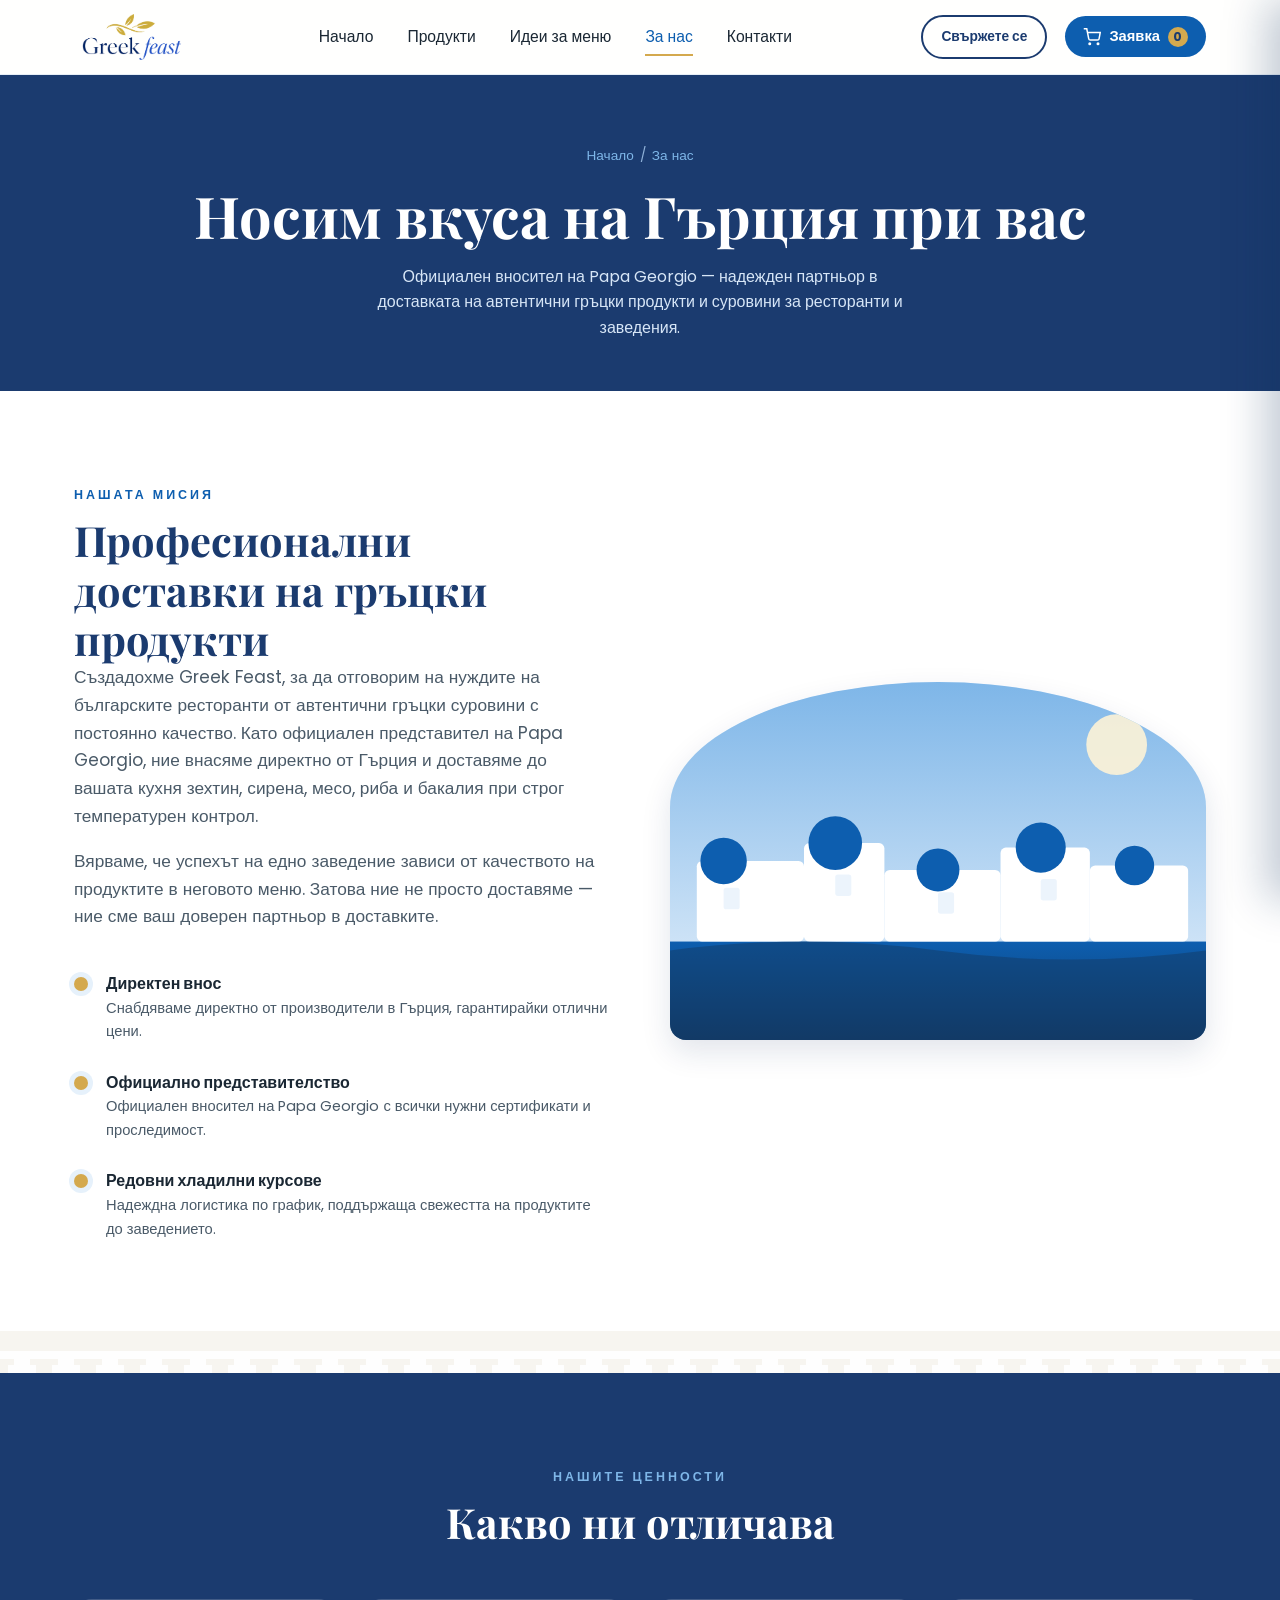
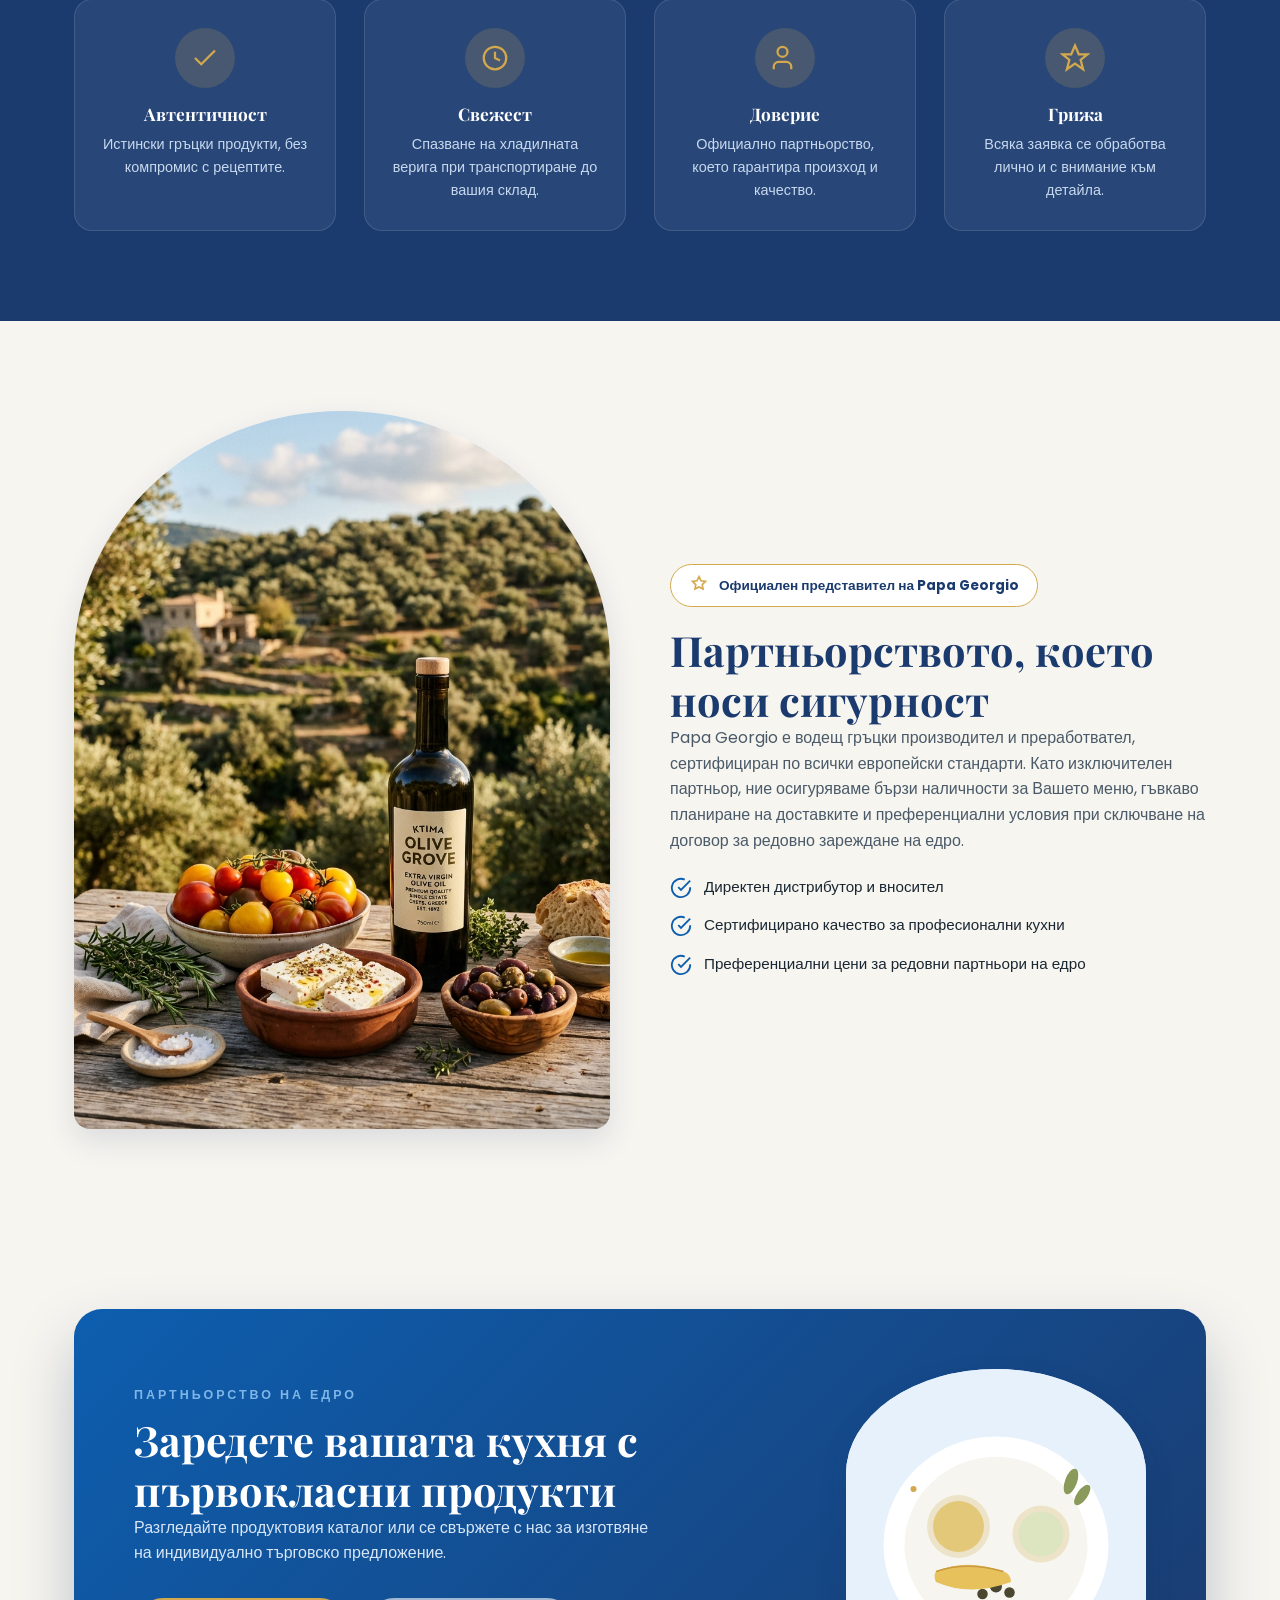
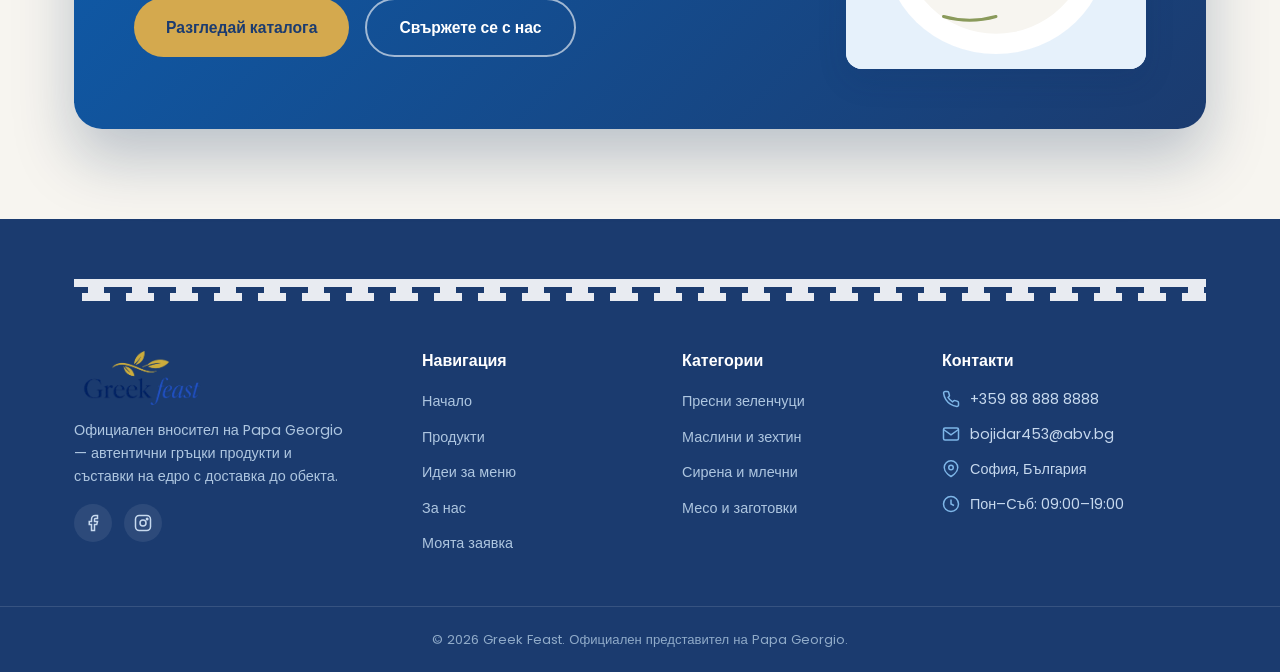
<file: about.html>
<!doctype html>
<html lang="bg">
<head>
<meta charset="UTF-8">
<meta name="viewport" content="width=device-width, initial-scale=1.0">
<title>За нас — Директен вносител и доставчик Greek Feast</title>
<meta name="description" content="Официален представител на Papa Georgio (Гърция). Директни доставки на автентични гръцки съставки и продукти на едро за ресторанти и заведения в България.">
<link rel="preconnect" href="https://fonts.googleapis.com">
<link href="https://fonts.googleapis.com/css2?family=Playfair+Display:wght@600;700;800&family=Poppins:wght@400;500;600;700&display=swap" rel="stylesheet">
<link rel="stylesheet" href="css/style.css">
</head>
<body>

<header class="site-header">
  <div class="header-inner">
    <a href="index.html" class="brandmark">
      <img src="images/logo.png" alt="Greek Feast" class="logo-img">
    </a>
    <nav class="main-nav" id="mainNav">
      <a href="index.html">Начало</a>
      <a href="catalog.html">Продукти</a>
      <a href="menu-ideas.html">Идеи за меню</a>
      <a href="about.html" class="active">За нас</a>
      <a href="contact.html">Контакти</a>
    </nav>
    <div class="header-actions">
      <a href="contact.html" class="btn btn-outline btn-sm">Свържете се</a>
      <button type="button" class="cart-btn" id="cartOpenBtn">
        <svg width="18" height="18" viewBox="0 0 24 24" fill="none" stroke="currentColor" stroke-width="2"><circle cx="9" cy="21" r="1"/><circle cx="20" cy="21" r="1"/><path d="M1 1h4l2.68 13.39a2 2 0 0 0 2 1.61h9.72a2 2 0 0 0 2-1.61L23 6H6"/></svg>
        Заявка <span class="cart-count" id="cartCount">0</span>
      </button>
    </div>
    <button class="nav-toggle" id="navToggle" aria-label="Меню"><span></span><span></span><span></span></button>
  </div>
</header>

<section class="page-hero">
  <div class="container">
    <div class="breadcrumb"><a href="index.html">Начало</a><span>/</span>За нас</div>
    <h1>Носим вкуса на Гърция при вас</h1>
    <p>Официален вносител на Papa Georgio — надежден партньор в доставката на автентични гръцки продукти и суровини за ресторанти и заведения.</p>
  </div>
</section>

<section class="bg-white">
  <div class="container">
    <div class="story-grid">
      <div>
        <span class="eyebrow">Нашата мисия</span>
        <h2>Професионални доставки на гръцки продукти</h2>
        <p class="lede" style="margin-bottom:18px;">Създадохме Greek Feast, за да отговорим на нуждите на българските ресторанти от автентични гръцки суровини с постоянно качество. Като официален представител на Papa Georgio, ние внасяме директно от Гърция и доставяме до вашата кухня зехтин, сирена, месо, риба и бакалия при строг температурен контрол.</p>
        <p class="lede">Вярваме, че успехът на едно заведение зависи от качеството на продуктите в неговото меню. Затова ние не просто доставяме — ние сме ваш доверен партньор в доставките.</p>
        <div class="timeline mt-40">
          <div class="timeline-item">
            <div class="timeline-dot"></div>
            <div><strong>Директен внос</strong><p style="color:var(--ink-soft); font-size:0.92rem;">Снабдяваме директно от производители в Гърция, гарантирайки отлични цени.</p></div>
          </div>
          <div class="timeline-item">
            <div class="timeline-dot"></div>
            <div><strong>Официално представителство</strong><p style="color:var(--ink-soft); font-size:0.92rem;">Официален вносител на Papa Georgio с всички нужни сертификати и проследимост.</p></div>
          </div>
          <div class="timeline-item">
            <div class="timeline-dot"></div>
            <div><strong>Редовни хладилни курсове</strong><p style="color:var(--ink-soft); font-size:0.92rem;">Надеждна логистика по график, поддържаща свежестта на продуктите до заведението.</p></div>
          </div>
        </div>
      </div>
      <div class="arch-frame">
        <img src="images/illustrations/santorini.svg" alt="Санторини, Гърция">
      </div>
    </div>
  </div>
</section>

<div class="meander light" style="margin-top:20px;"></div>

<section class="why-section">
  <div class="container">
    <div class="section-head">
      <span class="eyebrow on-dark">Нашите ценности</span>
      <h2>Какво ни отличава</h2>
    </div>
    <div class="why-grid">
      <div class="why-item">
        <div class="ic-wrap"><svg viewBox="0 0 24 24" fill="none" stroke="#D4A94E" stroke-width="1.8"><path d="M20 6L9 17l-5-5"/></svg></div>
        <h4>Автентичност</h4>
        <p>Истински гръцки продукти, без компромис с рецептите.</p>
      </div>
      <div class="why-item">
        <div class="ic-wrap"><svg viewBox="0 0 24 24" fill="none" stroke="#D4A94E" stroke-width="1.8"><circle cx="12" cy="12" r="9"/><path d="M12 7v5l4 2"/></svg></div>
        <h4>Свежест</h4>
        <p>Спазване на хладилната верига при транспортиране до вашия склад.</p>
      </div>
      <div class="why-item">
        <div class="ic-wrap"><svg viewBox="0 0 24 24" fill="none" stroke="#D4A94E" stroke-width="1.8"><path d="M17 21v-2a4 4 0 00-4-4H7a4 4 0 00-4 4v2"/><circle cx="10" cy="7" r="4"/></svg></div>
        <h4>Доверие</h4>
        <p>Официално партньорство, което гарантира произход и качество.</p>
      </div>
      <div class="why-item">
        <div class="ic-wrap"><svg viewBox="0 0 24 24" fill="none" stroke="#D4A94E" stroke-width="1.8"><path d="M12 2l3 7h7l-5.5 4.5L18.5 21 12 16.5 5.5 21l2-7.5L2 9h7z"/></svg></div>
        <h4>Грижа</h4>
        <p>Всяка заявка се обработва лично и с внимание към детайла.</p>
      </div>
    </div>
  </div>
</section>

<section class="partner-section">
  <div class="container">
    <div class="partner-grid">
      <div class="arch-frame">
        <img src="images/olive-grove-partner.jpg" alt="Гръцки зехтин и маслини" loading="lazy">
      </div>
      <div class="partner-text">
        <div class="partner-seal">
          <svg viewBox="0 0 24 24" fill="none" stroke="#D4A94E" stroke-width="2"><path d="M12 2l2.4 4.9 5.4.8-3.9 3.8.9 5.4-4.8-2.5-4.8 2.5.9-5.4-3.9-3.8 5.4-.8z"/></svg>
          Официален представител на Papa Georgio
        </div>
        <h2>Партньорството, което носи сигурност</h2>
        <p>Papa Georgio е водещ гръцки производител и преработвател, сертифициран по всички европейски стандарти. Като изключителен партньор, ние осигуряваме бързи наличности за Вашето меню, гъвкаво планиране на доставките и преференциални условия при сключване на договор за редовно зареждане на едро.</p>
        <ul class="partner-points">
          <li><svg viewBox="0 0 24 24" fill="none" stroke="currentColor" stroke-width="2"><path d="M22 11.08V12a10 10 0 11-5.93-9.14"/><path d="M22 4L12 14.01l-3-3"/></svg> Директен дистрибутор и вносител</li>
          <li><svg viewBox="0 0 24 24" fill="none" stroke="currentColor" stroke-width="2"><path d="M22 11.08V12a10 10 0 11-5.93-9.14"/><path d="M22 4L12 14.01l-3-3"/></svg> Сертифицирано качество за професионални кухни</li>
          <li><svg viewBox="0 0 24 24" fill="none" stroke="currentColor" stroke-width="2"><path d="M22 11.08V12a10 10 0 11-5.93-9.14"/><path d="M22 4L12 14.01l-3-3"/></svg> Преференциални цени за редовни партньори на едро</li>
        </ul>
      </div>
    </div>
  </div>
</section>

<section class="bg-cream">
  <div class="container">
    <div class="cta-section">
      <div>
        <span class="eyebrow on-dark">Партньорство на едро</span>
        <h2>Заредете вашата кухня с първокласни продукти</h2>
        <p>Разгледайте продуктовия каталог или се свържете с нас за изготвяне на индивидуално търговско предложение.</p>
        <div class="hero-actions">
          <a href="catalog.html" class="btn btn-gold">Разгледай каталога</a>
          <a href="contact.html" class="btn btn-outline on-dark">Свържете се с нас</a>
        </div>
      </div>
      <div class="arch-frame" style="max-width:320px; margin-left:auto;">
        <img src="images/illustrations/meze.svg" alt="Гръцко мезе">
      </div>
    </div>
  </div>
</section>

<footer class="site-footer">
  <div class="container">
    <div class="meander light" style="margin-bottom:50px;"></div>
    <div class="footer-grid">
      <div class="footer-col footer-brand">
        <a href="index.html" class="brandmark">
          <img src="images/logo.png" alt="Greek Feast" class="logo-img">
        </a>
        <p>Официален вносител на Papa Georgio — автентични гръцки продукти и съставки на едро с доставка до обекта.</p>
        <div class="footer-social">
          <a href="#" aria-label="Facebook"><svg width="18" height="18" viewBox="0 0 24 24" fill="none" stroke="#C7D9EE" stroke-width="2"><path d="M18 2h-3a5 5 0 00-5 5v3H7v4h3v8h4v-8h3l1-4h-4V7a1 1 0 011-1h3z"/></svg></a>
          <a href="#" aria-label="Instagram"><svg width="18" height="18" viewBox="0 0 24 24" fill="none" stroke="#C7D9EE" stroke-width="2"><rect x="2" y="2" width="20" height="20" rx="5"/><circle cx="12" cy="12" r="4"/><circle cx="17.5" cy="6.5" r="1"/></svg></a>
        </div>
      </div>
      <div class="footer-col">
        <h4>Навигация</h4>
        <ul>
          <li><a href="index.html">Начало</a></li>
          <li><a href="catalog.html">Продукти</a></li>
          <li><a href="menu-ideas.html">Идеи за меню</a></li>
          <li><a href="about.html">За нас</a></li>
          <li><a href="order.html">Моята заявка</a></li>
        </ul>
      </div>
      <div class="footer-col">
        <h4>Категории</h4>
        <ul>
          <li><a href="catalog.html#vegetables">Пресни зеленчуци</a></li>
          <li><a href="catalog.html#olives-oil">Маслини и зехтин</a></li>
          <li><a href="catalog.html#dairy">Сирена и млечни</a></li>
          <li><a href="catalog.html#meat">Месо и заготовки</a></li>
        </ul>
      </div>
      <div class="footer-col">
        <h4>Контакти</h4>
        <div class="footer-contact-item"><svg viewBox="0 0 24 24" fill="none" stroke="currentColor" stroke-width="2"><path d="M22 16.92v3a2 2 0 01-2.18 2 19.79 19.79 0 01-8.63-3.07 19.5 19.5 0 01-6-6 19.79 19.79 0 01-3.07-8.67A2 2 0 014.11 2h3a2 2 0 012 1.72c.127.96.361 1.903.7 2.81a2 2 0 01-.45 2.11L8.09 9.91a16 16 0 006 6l1.27-1.27a2 2 0 012.11-.45c.907.339 1.85.573 2.81.7A2 2 0 0122 16.92z"/></svg><span>+359 88 888 8888</span></div>
        <div class="footer-contact-item"><svg viewBox="0 0 24 24" fill="none" stroke="currentColor" stroke-width="2"><path d="M22 6l-10 7L2 6"/><rect x="2" y="4" width="20" height="16" rx="2"/></svg><span>bojidar453@abv.bg</span></div>
        <div class="footer-contact-item"><svg viewBox="0 0 24 24" fill="none" stroke="currentColor" stroke-width="2"><path d="M21 10c0 7-9 12-9 12s-9-5-9-12a9 9 0 0118 0z"/><circle cx="12" cy="10" r="3"/></svg><span>София, България</span></div>
        <div class="footer-contact-item"><svg viewBox="0 0 24 24" fill="none" stroke="currentColor" stroke-width="2"><circle cx="12" cy="12" r="10"/><path d="M12 6v6l4 2"/></svg><span>Пон–Съб: 09:00–19:00</span></div>
      </div>
    </div>
  </div>
  <div class="footer-bottom">© 2026 Greek Feast. Официален представител на Papa Georgio.</div>
</footer>

<div class="toast" id="toast">
  <svg viewBox="0 0 24 24" fill="none" stroke="currentColor" stroke-width="2"><path d="M22 11.08V12a10 10 0 11-5.93-9.14"/><path d="M22 4L12 14.01l-3-3"/></svg>
  <span id="toastMsg">Добавено към заявката</span>
</div>

<script src="js/price.js"></script>
<script src="js/cart.js"></script>
<script src="js/main.js"></script>
<script type="module" src="js/store.js"></script>
</body>
</html>
</file>
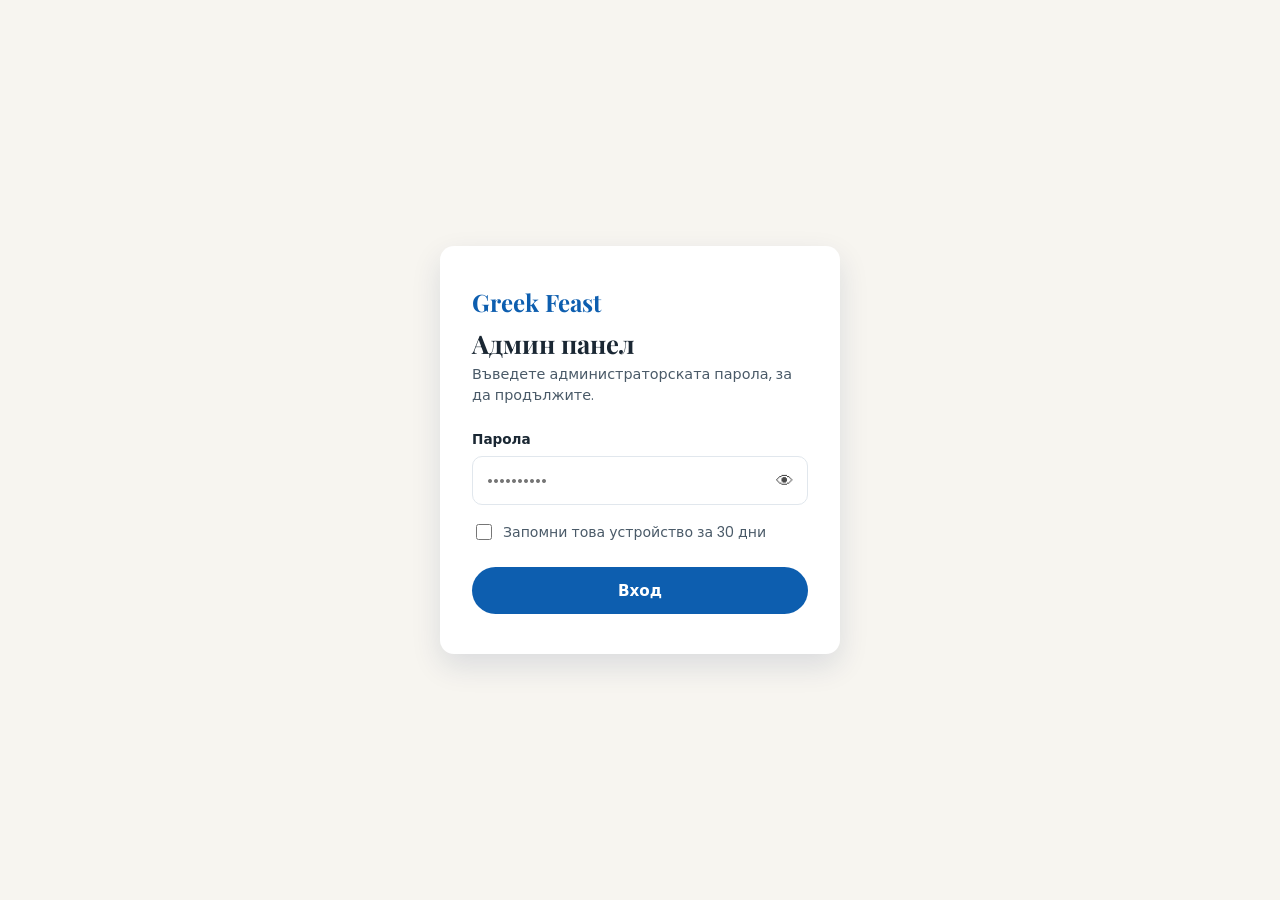
<file: admin.html>
<!doctype html>
<html lang="bg">
<head>
<meta charset="UTF-8">
<meta name="viewport" content="width=device-width, initial-scale=1.0">
<meta name="robots" content="noindex, nofollow">
<title>Админ панел — Greek Feast</title>
<link rel="preconnect" href="https://fonts.googleapis.com">
<link href="https://fonts.googleapis.com/css2?family=Playfair+Display:wght@600;700;800&family=Poppins:wght@400;500;600;700&display=swap" rel="stylesheet">
<link rel="stylesheet" href="css/admin.css">
</head>
<body>

<!-- ============ ВХОД ============ -->
<div id="loginView" class="login-view">
  <form class="login-card" id="loginForm" autocomplete="off">
    <div class="login-logo">Greek Feast</div>
    <h1>Админ панел</h1>
    <p class="login-sub">Въведете администраторската парола, за да продължите.</p>

    <label class="field-label" for="pw">Парола</label>
    <div class="pw-wrap">
      <input type="password" id="pw" placeholder="••••••••••" autocomplete="current-password" required>
      <button type="button" class="pw-toggle" id="pwToggle" aria-label="Покажи паролата">👁</button>
    </div>

    <label class="remember">
      <input type="checkbox" id="remember">
      <span>Запомни това устройство за 30 дни</span>
    </label>

    <div class="login-error" id="loginError" style="display:none;"></div>

    <button type="submit" class="btn-primary" id="loginBtn">Вход</button>
  </form>
</div>

<!-- ============ ТАБЛО ============ -->
<div id="dashboardView" class="dashboard" style="display:none;">
  <header class="admin-topbar">
    <div class="admin-brand">Greek Feast — Админ</div>
    <div class="admin-top-actions">
      <a href="index.html" class="btn-ghost" target="_blank" rel="noopener">Виж сайта ↗</a>
      <button type="button" class="btn-ghost" id="logoutBtn">Изход</button>
    </div>
  </header>

  <nav class="admin-tabs">
    <button class="admin-tab active" data-tab="products">Продукти</button>
    <button class="admin-tab" data-tab="categories">Категории</button>
  </nav>

  <!-- ---- ПРОДУКТИ ---- -->
  <section class="admin-panel" id="panel-products">
    <div class="panel-toolbar">
      <div class="toolbar-filters">
        <select id="adminCatFilter" class="admin-select"></select>
        <select id="adminSort" class="admin-select">
          <option value="manual">Подредба по подразбиране</option>
          <option value="newest">Най-нови</option>
          <option value="price-asc">Цена ↑</option>
          <option value="price-desc">Цена ↓</option>
          <option value="name">Име (А–Я)</option>
        </select>
      </div>
      <button type="button" class="btn-primary" id="addProductBtn">+ Добави артикул</button>
    </div>
    <div id="adminProductList" class="admin-product-list"></div>
  </section>

  <!-- ---- КАТЕГОРИИ ---- -->
  <section class="admin-panel" id="panel-categories" style="display:none;">
    <div class="cat-add-row">
      <input type="text" id="newCatName" class="admin-input" placeholder="Име на нова категория">
      <button type="button" class="btn-primary" id="addCatBtn">Добави категория</button>
    </div>
    <div id="adminCatList" class="admin-cat-list"></div>
  </section>
</div>

<!-- ============ ФОРМА ЗА ПРОДУКТ (модал) ============ -->
<div id="productModal" class="modal" style="display:none;">
  <div class="modal-overlay" id="modalOverlay"></div>
  <div class="modal-card">
    <div class="modal-head">
      <h2 id="modalTitle">Нов артикул</h2>
      <button type="button" class="modal-close" id="modalClose" aria-label="Затвори">✕</button>
    </div>

    <form id="productForm" class="modal-body" autocomplete="off">
      <!-- Снимки най-отгоре -->
      <div class="form-group">
        <label class="field-label">Снимки <span class="hint">(първата е главната — плъзнете за пренареждане)</span></label>
        <div class="image-drop" id="imageDrop">
          <input type="file" id="imageInput" accept="image/*" multiple hidden>
          <button type="button" class="image-add-btn" id="imageAddBtn">
            <span class="plus">+</span>
            <span>Избери снимки от устройството</span>
          </button>
        </div>
        <div class="image-list" id="imageList"></div>
        <div class="upload-status" id="uploadStatus"></div>
      </div>

      <div class="form-group">
        <label class="field-label" for="pName">Име</label>
        <input type="text" id="pName" class="admin-input" required maxlength="120">
      </div>

      <div class="form-row">
        <div class="form-group">
          <label class="field-label" for="pPrice">Цена (в евро €)</label>
          <input type="number" id="pPrice" class="admin-input" step="0.01" min="0" required>
          <div class="price-preview" id="pricePreview"></div>
        </div>
        <div class="form-group">
          <label class="field-label">Мерна единица / Опаковка</label>
          <div style="display: flex; gap: 8px;">
            <input type="text" id="pUnitPack" class="admin-input" placeholder="Опаковка (напр. Кашон, Бутилка)" style="flex: 2;">
            <input type="text" id="pUnitQty" class="admin-input" placeholder="Количество (напр. 10, 750)" style="flex: 1.2;">
            <select id="pUnitType" class="admin-select" style="flex: 1; min-width: 70px; padding: 10px; border: 1px solid var(--border); border-radius: 6px; font-family: inherit;">
              <option value="кг">кг</option>
              <option value="бр">бр</option>
              <option value="л">л</option>
              <option value="мл">мл</option>
              <option value="г">г</option>
            </select>
          </div>
        </div>
      </div>

      <div class="form-row">
        <div class="form-group">
          <label class="field-label" for="pCategory">Категория</label>
          <select id="pCategory" class="admin-select" required></select>
        </div>
        <div class="form-group">
          <label class="field-label" for="pTag">Етикет <span class="hint">(по избор)</span></label>
          <input type="text" id="pTag" class="admin-input" placeholder="напр. Хит" maxlength="30">
        </div>
      </div>

      <div class="form-group">
        <label class="field-label" for="pDesc">Кратко описание</label>
        <textarea id="pDesc" class="admin-input" rows="2" maxlength="600"></textarea>
      </div>

      <div class="form-group">
        <label class="field-label" for="pLongDesc">Пълно описание</label>
        <textarea id="pLongDesc" class="admin-input" rows="4" maxlength="4000"></textarea>
      </div>

      <div class="modal-error" id="modalError" style="display:none;"></div>

      <div class="modal-actions">
        <button type="button" class="btn-danger" id="deleteProductBtn" style="display:none;">Изтрий</button>
        <div class="spacer"></div>
        <button type="button" class="btn-ghost" id="cancelBtn">Отказ</button>
        <button type="submit" class="btn-primary" id="saveProductBtn">Запази</button>
      </div>
    </form>
  </div>
</div>

<div class="admin-toast" id="adminToast"></div>

<script src="js/price.js"></script>
<script type="module" src="js/admin.js"></script>
</body>
</html>
</file>
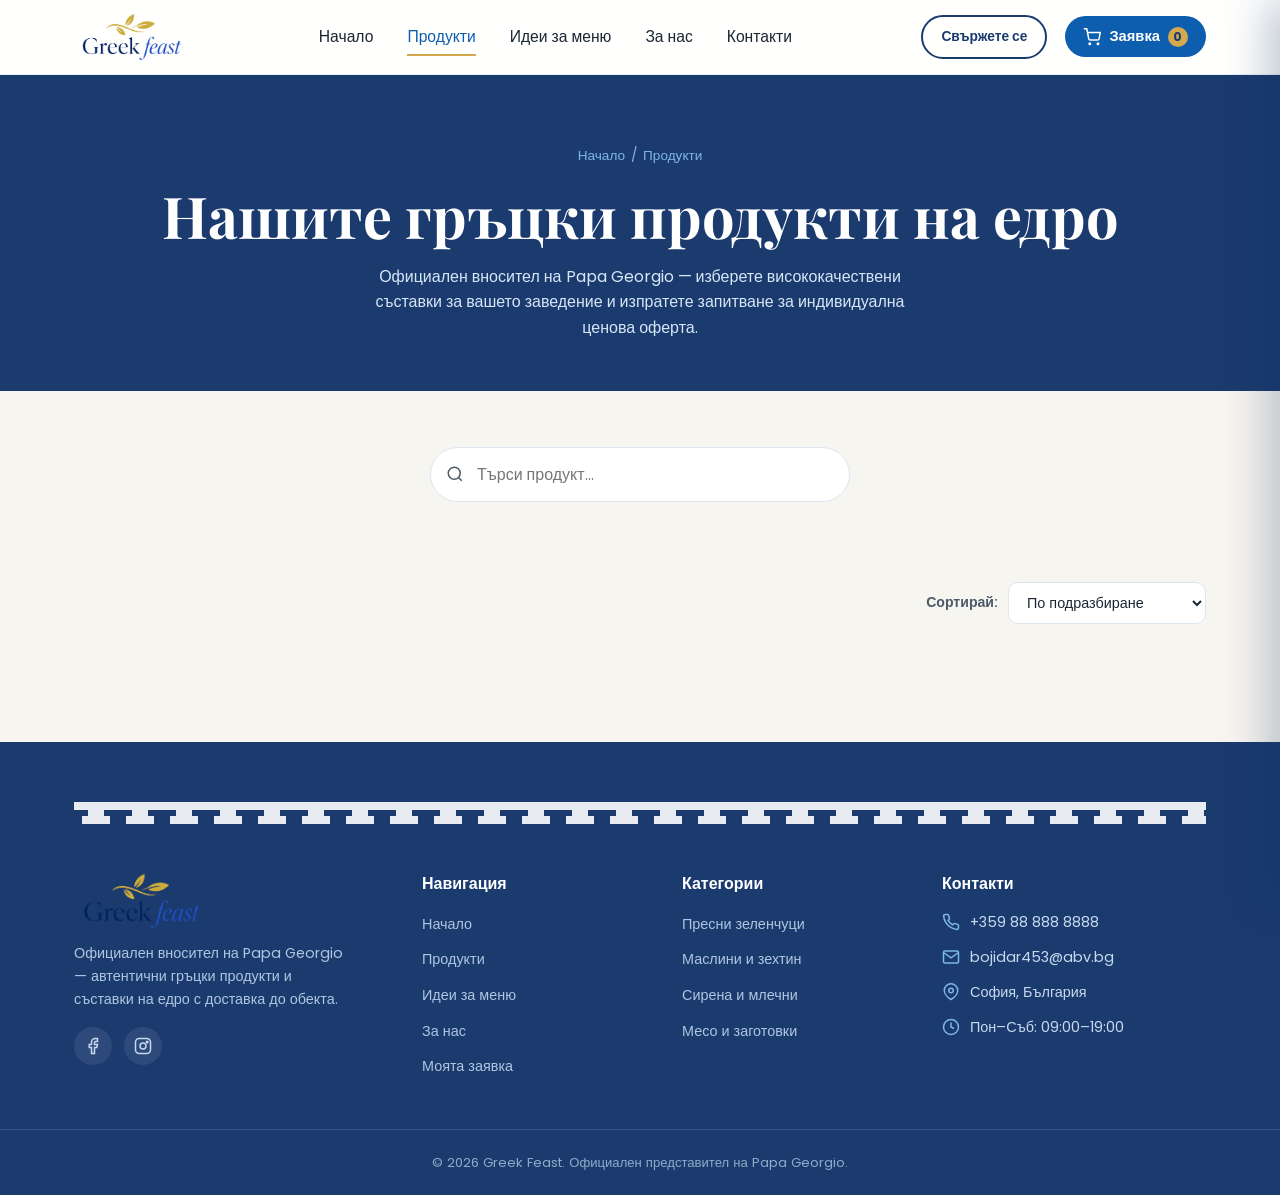
<file: catalog.html>
<!doctype html>
<html lang="bg">
<head>
<meta charset="UTF-8">
<meta name="viewport" content="width=device-width, initial-scale=1.0">
<title>Продукти на едро — Greek Feast Доставки</title>
<meta name="description" content="Пълен каталог на едро с автентични гръцки съставки за заведения и ресторанти — зеленчуци, зехтин, маслини, сирена, месни заготовки, риба и напитки.">
<link rel="preconnect" href="https://fonts.googleapis.com">
<link href="https://fonts.googleapis.com/css2?family=Playfair+Display:wght@600;700;800&family=Poppins:wght@400;500;600;700&display=swap" rel="stylesheet">
<link rel="stylesheet" href="css/style.css">
</head>
<body>

<header class="site-header">
  <div class="header-inner">
    <a href="index.html" class="brandmark">
      <img src="images/logo.png" alt="Greek Feast" class="logo-img">
    </a>
    <nav class="main-nav" id="mainNav">
      <a href="index.html">Начало</a>
      <a href="catalog.html" class="active">Продукти</a>
      <a href="menu-ideas.html">Идеи за меню</a>
      <a href="about.html">За нас</a>
      <a href="contact.html">Контакти</a>
    </nav>
    <div class="header-actions">
      <a href="contact.html" class="btn btn-outline btn-sm">Свържете се</a>
      <button type="button" class="cart-btn" id="cartOpenBtn">
        <svg width="18" height="18" viewBox="0 0 24 24" fill="none" stroke="currentColor" stroke-width="2"><circle cx="9" cy="21" r="1"/><circle cx="20" cy="21" r="1"/><path d="M1 1h4l2.68 13.39a2 2 0 0 0 2 1.61h9.72a2 2 0 0 0 2-1.61L23 6H6"/></svg>
        Заявка <span class="cart-count" id="cartCount">0</span>
      </button>
    </div>
    <button class="nav-toggle" id="navToggle" aria-label="Меню"><span></span><span></span><span></span></button>
  </div>
</header>

<section class="page-hero">
  <div class="container">
    <div class="breadcrumb"><a href="index.html">Начало</a><span>/</span>Продукти</div>
    <h1>Нашите гръцки продукти на едро</h1>
    <p>Официален вносител на Papa Georgio — изберете висококачествени съставки за вашето заведение и изпратете запитване за индивидуална ценова оферта.</p>
  </div>
</section>

<section class="bg-cream" style="padding-top:56px;">
  <div class="container">
    <div class="catalog-search">
      <svg viewBox="0 0 24 24" fill="none" stroke="currentColor" stroke-width="2"><circle cx="11" cy="11" r="8"/><path d="M21 21l-4.35-4.35"/></svg>
      <input type="text" id="catalogSearch" placeholder="Търси продукт...">
    </div>

    <div class="filter-bar" id="filterBar"></div>

    <div class="catalog-toolbar">
      <label class="sort-label" for="sortSelect">Сортирай:</label>
      <select id="sortSelect" class="sort-select">
        <option value="manual">По подразбиране</option>
        <option value="price-asc">Цена: ниска → висока</option>
        <option value="price-desc">Цена: висока → ниска</option>
        <option value="name">Име (А–Я)</option>
        <option value="newest">Най-нови</option>
      </select>
    </div>

    <div class="product-grid" id="catalogGrid" style="margin-top:28px;"></div>
    <p id="catalogEmpty" class="catalog-loading" style="display:none;">Няма продукти в тази категория.</p>
  </div>
</section>

<footer class="site-footer">
  <div class="container">
    <div class="meander light" style="margin-bottom:50px;"></div>
    <div class="footer-grid">
      <div class="footer-col footer-brand">
        <a href="index.html" class="brandmark">
          <img src="images/logo.png" alt="Greek Feast" class="logo-img">
        </a>
        <p>Официален вносител на Papa Georgio — автентични гръцки продукти и съставки на едро с доставка до обекта.</p>
        <div class="footer-social">
          <a href="#" aria-label="Facebook"><svg width="18" height="18" viewBox="0 0 24 24" fill="none" stroke="#C7D9EE" stroke-width="2"><path d="M18 2h-3a5 5 0 00-5 5v3H7v4h3v8h4v-8h3l1-4h-4V7a1 1 0 011-1h3z"/></svg></a>
          <a href="#" aria-label="Instagram"><svg width="18" height="18" viewBox="0 0 24 24" fill="none" stroke="#C7D9EE" stroke-width="2"><rect x="2" y="2" width="20" height="20" rx="5"/><circle cx="12" cy="12" r="4"/><circle cx="17.5" cy="6.5" r="1"/></svg></a>
        </div>
      </div>
      <div class="footer-col">
        <h4>Навигация</h4>
        <ul>
          <li><a href="index.html">Начало</a></li>
          <li><a href="catalog.html">Продукти</a></li>
          <li><a href="menu-ideas.html">Идеи за меню</a></li>
          <li><a href="about.html">За нас</a></li>
          <li><a href="order.html">Моята заявка</a></li>
        </ul>
      </div>
      <div class="footer-col">
        <h4>Категории</h4>
        <ul>
          <li><a href="catalog.html#vegetables">Пресни зеленчуци</a></li>
          <li><a href="catalog.html#olives-oil">Маслини и зехтин</a></li>
          <li><a href="catalog.html#dairy">Сирена и млечни</a></li>
          <li><a href="catalog.html#meat">Месо и заготовки</a></li>
        </ul>
      </div>
      <div class="footer-col">
        <h4>Контакти</h4>
        <div class="footer-contact-item"><svg viewBox="0 0 24 24" fill="none" stroke="currentColor" stroke-width="2"><path d="M22 16.92v3a2 2 0 01-2.18 2 19.79 19.79 0 01-8.63-3.07 19.5 19.5 0 01-6-6 19.79 19.79 0 01-3.07-8.67A2 2 0 014.11 2h3a2 2 0 012 1.72c.127.96.361 1.903.7 2.81a2 2 0 01-.45 2.11L8.09 9.91a16 16 0 006 6l1.27-1.27a2 2 0 012.11-.45c.907.339 1.85.573 2.81.7A2 2 0 0122 16.92z"/></svg><span>+359 88 888 8888</span></div>
        <div class="footer-contact-item"><svg viewBox="0 0 24 24" fill="none" stroke="currentColor" stroke-width="2"><path d="M22 6l-10 7L2 6"/><rect x="2" y="4" width="20" height="16" rx="2"/></svg><span>bojidar453@abv.bg</span></div>
        <div class="footer-contact-item"><svg viewBox="0 0 24 24" fill="none" stroke="currentColor" stroke-width="2"><path d="M21 10c0 7-9 12-9 12s-9-5-9-12a9 9 0 0118 0z"/><circle cx="12" cy="10" r="3"/></svg><span>София, България</span></div>
        <div class="footer-contact-item"><svg viewBox="0 0 24 24" fill="none" stroke="currentColor" stroke-width="2"><circle cx="12" cy="12" r="10"/><path d="M12 6v6l4 2"/></svg><span>Пон–Съб: 09:00–19:00</span></div>
      </div>
    </div>
  </div>
  <div class="footer-bottom">© 2026 Greek Feast. Официален представител на Papa Georgio.</div>
</footer>

<div class="toast" id="toast">
  <svg viewBox="0 0 24 24" fill="none" stroke="currentColor" stroke-width="2"><path d="M22 11.08V12a10 10 0 11-5.93-9.14"/><path d="M22 4L12 14.01l-3-3"/></svg>
  <span id="toastMsg">Добавено към заявката</span>
</div>

<script src="js/price.js"></script>
<script src="js/cart.js"></script>
<script src="js/main.js"></script>
<script type="module" src="js/catalog.js"></script>
</body>
</html>
</file>
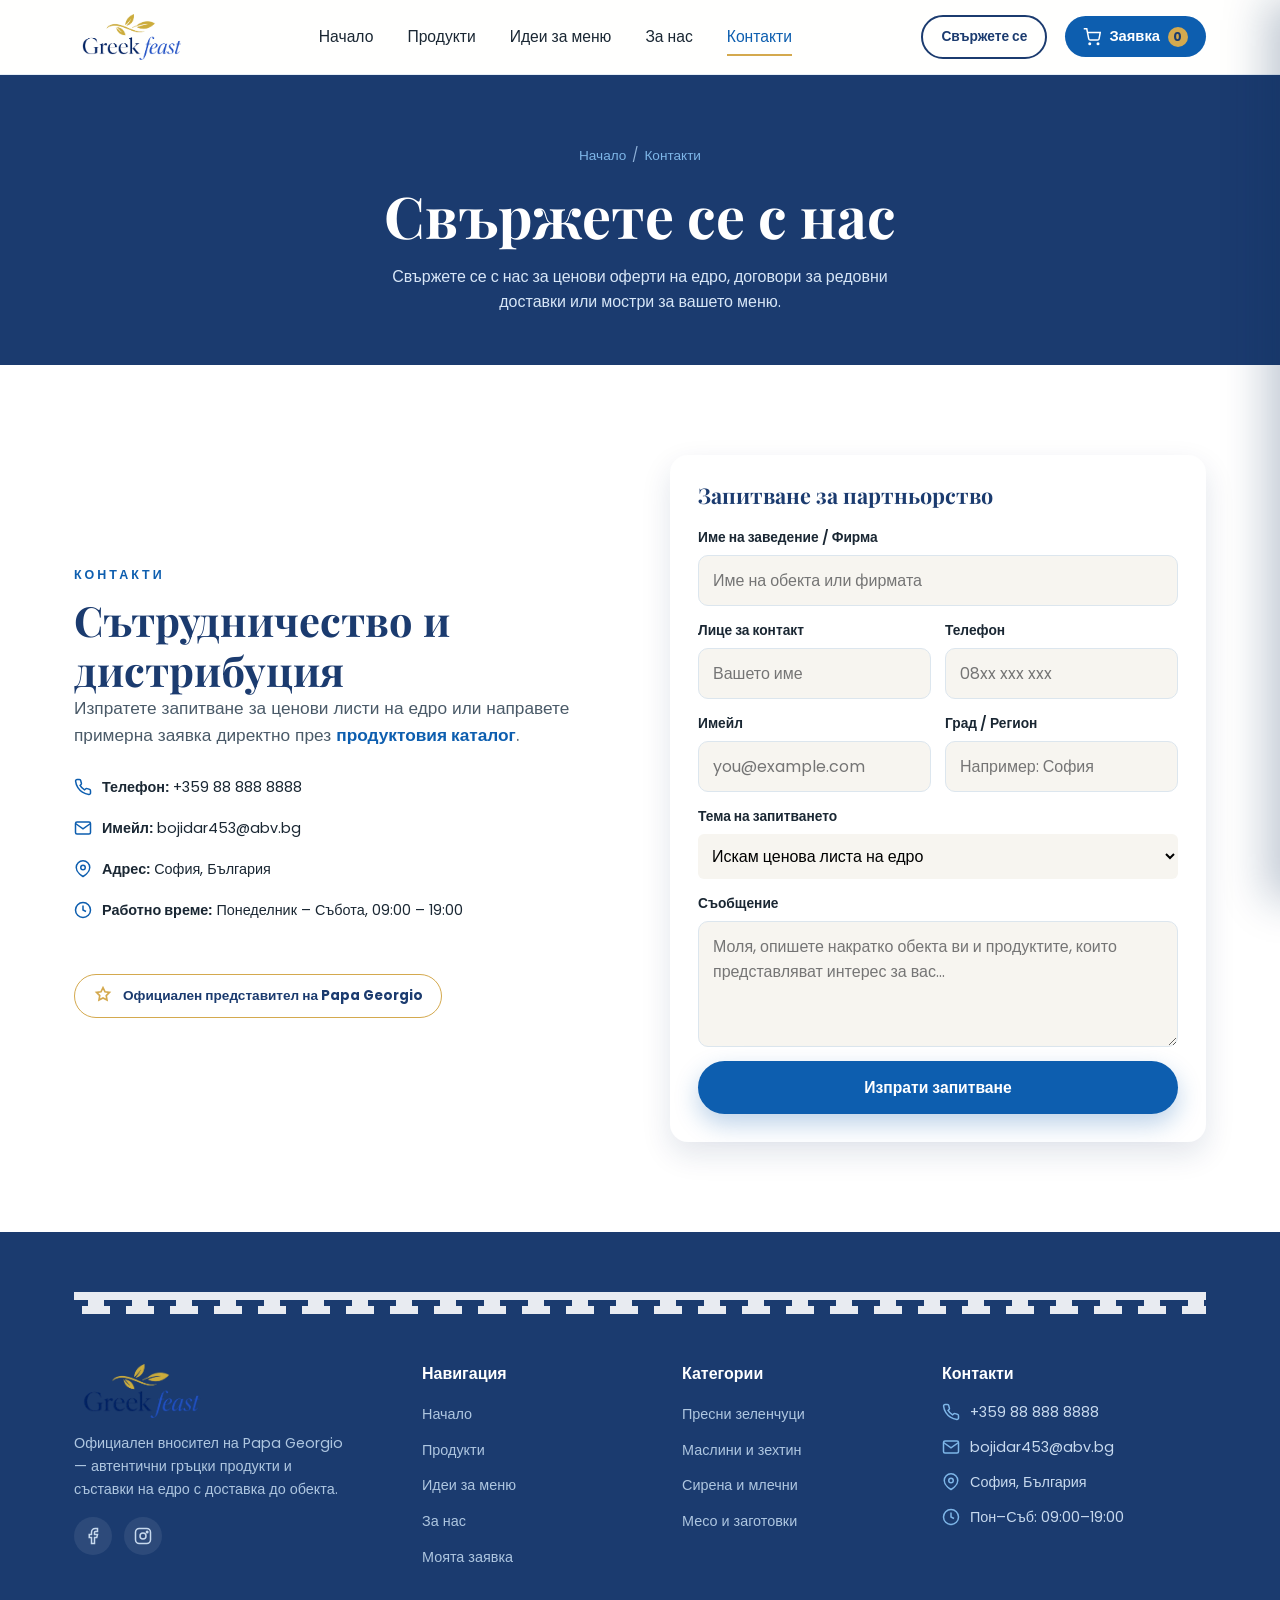
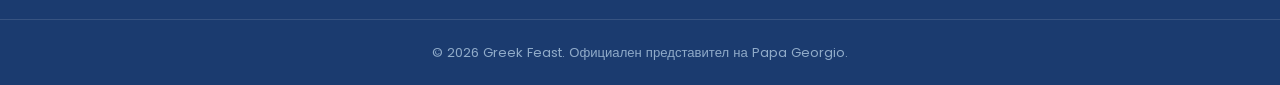
<file: contact.html>
<!doctype html>
<html lang="bg">
<head>
<meta charset="UTF-8">
<meta name="viewport" content="width=device-width, initial-scale=1.0">
<title>Контакти — Greek Feast Доставки на едро за ресторанти</title>
<meta name="description" content="Свържете се с Greek Feast — официален вносител на Papa Georgio. Запитвания за цени на едро, договори и доставки на гръцки продукти за заведения.">
<link rel="preconnect" href="https://fonts.googleapis.com">
<link href="https://fonts.googleapis.com/css2?family=Playfair+Display:wght@600;700;800&family=Poppins:wght@400;500;600;700&display=swap" rel="stylesheet">
<link rel="stylesheet" href="css/style.css">
</head>
<body>

<header class="site-header">
  <div class="header-inner">
    <a href="index.html" class="brandmark">
      <img src="images/logo.png" alt="Greek Feast" class="logo-img">
    </a>
    <nav class="main-nav" id="mainNav">
      <a href="index.html">Начало</a>
      <a href="catalog.html">Продукти</a>
      <a href="menu-ideas.html">Идеи за меню</a>
      <a href="about.html">За нас</a>
      <a href="contact.html" class="active">Контакти</a>
    </nav>
    <div class="header-actions">
      <a href="contact.html" class="btn btn-outline btn-sm">Свържете се</a>
      <button type="button" class="cart-btn" id="cartOpenBtn">
        <svg width="18" height="18" viewBox="0 0 24 24" fill="none" stroke="currentColor" stroke-width="2"><circle cx="9" cy="21" r="1"/><circle cx="20" cy="21" r="1"/><path d="M1 1h4l2.68 13.39a2 2 0 0 0 2 1.61h9.72a2 2 0 0 0 2-1.61L23 6H6"/></svg>
        Заявка <span class="cart-count" id="cartCount">0</span>
      </button>
    </div>
    <button class="nav-toggle" id="navToggle" aria-label="Меню"><span></span><span></span><span></span></button>
  </div>
</header>

<section class="page-hero">
  <div class="container">
    <div class="breadcrumb"><a href="index.html">Начало</a><span>/</span>Контакти</div>
    <h1>Свържете се с нас</h1>
    <p>Свържете се с нас за ценови оферти на едро, договори за редовни доставки или мостри за вашето меню.</p>
  </div>
</section>

<section class="bg-white">
  <div class="container">
    <div class="partner-grid">
      <div>
        <span class="eyebrow">Контакти</span>
        <h2>Сътрудничество и дистрибуция</h2>
        <p class="lede" style="margin-bottom:26px;">Изпратете запитване за ценови листи на едро или направете примерна заявка директно през <a href="catalog.html" style="color:var(--aegean); font-weight:600;">продуктовия каталог</a>.</p>

        <div class="footer-contact-item" style="color:var(--ink); margin-bottom:18px;">
          <svg viewBox="0 0 24 24" fill="none" stroke="var(--aegean)" stroke-width="2"><path d="M22 16.92v3a2 2 0 01-2.18 2 19.79 19.79 0 01-8.63-3.07 19.5 19.5 0 01-6-6 19.79 19.79 0 01-3.07-8.67A2 2 0 014.11 2h3a2 2 0 012 1.72c.127.96.361 1.903.7 2.81a2 2 0 01-.45 2.11L8.09 9.91a16 16 0 006 6l1.27-1.27a2 2 0 012.11-.45c.907.339 1.85.573 2.81.7A2 2 0 0122 16.92z"/></svg>
          <span><strong>Телефон:</strong> +359 88 888 8888</span>
        </div>
        <div class="footer-contact-item" style="color:var(--ink); margin-bottom:18px;">
          <svg viewBox="0 0 24 24" fill="none" stroke="var(--aegean)" stroke-width="2"><path d="M22 6l-10 7L2 6"/><rect x="2" y="4" width="20" height="16" rx="2"/></svg>
          <span><strong>Имейл:</strong> bojidar453@abv.bg</span>
        </div>
        <div class="footer-contact-item" style="color:var(--ink); margin-bottom:18px;">
          <svg viewBox="0 0 24 24" fill="none" stroke="var(--aegean)" stroke-width="2"><path d="M21 10c0 7-9 12-9 12s-9-5-9-12a9 9 0 0118 0z"/><circle cx="12" cy="10" r="3"/></svg>
          <span><strong>Адрес:</strong> София, България</span>
        </div>
        <div class="footer-contact-item" style="color:var(--ink);">
          <svg viewBox="0 0 24 24" fill="none" stroke="var(--aegean)" stroke-width="2"><circle cx="12" cy="12" r="10"/><path d="M12 6v6l4 2"/></svg>
          <span><strong>Работно време:</strong> Понеделник – Събота, 09:00 – 19:00</span>
        </div>

        <div class="partner-seal mt-40">
          <svg viewBox="0 0 24 24" fill="none" stroke="#D4A94E" stroke-width="2"><path d="M12 2l2.4 4.9 5.4.8-3.9 3.8.9 5.4-4.8-2.5-4.8 2.5.9-5.4-3.9-3.8 5.4-.8z"/></svg>
          Официален представител на Papa Georgio
        </div>
      </div>

      <div class="order-summary">
        <h3>Запитване за партньорство</h3>
        <form id="contactForm" action="https://formsubmit.co/bojidar453@abv.bg" method="POST" style="display:flex; flex-direction:column; gap:14px; margin-top:18px;">
          <input type="hidden" name="_subject" value="Ново запитване за доставки на едро от Контакти">
          <input type="hidden" name="_captcha" value="false">
          <div class="field">
            <label for="cRestaurant">Име на заведение / Фирма</label>
            <input type="text" id="cRestaurant" name="Заведение_Фирма" required placeholder="Име на обекта или фирмата">
          </div>
          <div class="field-row">
            <div class="field">
              <label for="cName">Лице за контакт</label>
              <input type="text" id="cName" name="Име" required placeholder="Вашето име">
            </div>
            <div class="field">
              <label for="cPhone">Телефон</label>
              <input type="tel" id="cPhone" name="Телефон" required placeholder="08xx xxx xxx">
            </div>
          </div>
          <div class="field-row">
            <div class="field">
              <label for="cEmail">Имейл</label>
              <input type="email" id="cEmail" name="Имейл" placeholder="you@example.com">
            </div>
            <div class="field">
              <label for="cCity">Град / Регион</label>
              <input type="text" id="cCity" name="Град_Регион" placeholder="Например: София">
            </div>
          </div>
          <div class="field">
            <label for="cSubject">Тема на запитването</label>
            <select id="cSubject" name="Тема" style="padding: 10px; border: 1px solid var(--border); border-radius: 6px; font-family: inherit;">
              <option value="Ценова листа на едро">Искам ценова листа на едро</option>
              <option value="Редовно зареждане">Запитване за договор и редовно зареждане</option>
              <option value="Мостри за меню">Искам мостри от конкретни продукти</option>
              <option value="Друго">Друго запитване</option>
            </select>
          </div>
          <div class="field">
            <label for="cMsg">Съобщение</label>
            <textarea id="cMsg" name="Съобщение" rows="4" required placeholder="Моля, опишете накратко обекта ви и продуктите, които представляват интерес за вас..."></textarea>
          </div>
          <button type="submit" class="btn btn-primary btn-block">Изпрати запитване</button>
        </form>
      </div>
    </div>
  </div>
</section>

<footer class="site-footer">
  <div class="container">
    <div class="meander light" style="margin-bottom:50px;"></div>
    <div class="footer-grid">
      <div class="footer-col footer-brand">
        <a href="index.html" class="brandmark">
          <img src="images/logo.png" alt="Greek Feast" class="logo-img">
        </a>
        <p>Официален вносител на Papa Georgio — автентични гръцки продукти и съставки на едро с доставка до обекта.</p>
        <div class="footer-social">
          <a href="#" aria-label="Facebook"><svg width="18" height="18" viewBox="0 0 24 24" fill="none" stroke="#C7D9EE" stroke-width="2"><path d="M18 2h-3a5 5 0 00-5 5v3H7v4h3v8h4v-8h3l1-4h-4V7a1 1 0 011-1h3z"/></svg></a>
          <a href="#" aria-label="Instagram"><svg width="18" height="18" viewBox="0 0 24 24" fill="none" stroke="#C7D9EE" stroke-width="2"><rect x="2" y="2" width="20" height="20" rx="5"/><circle cx="12" cy="12" r="4"/><circle cx="17.5" cy="6.5" r="1"/></svg></a>
        </div>
      </div>
      <div class="footer-col">
        <h4>Навигация</h4>
        <ul>
          <li><a href="index.html">Начало</a></li>
          <li><a href="catalog.html">Продукти</a></li>
          <li><a href="menu-ideas.html">Идеи за меню</a></li>
          <li><a href="about.html">За нас</a></li>
          <li><a href="order.html">Моята заявка</a></li>
        </ul>
      </div>
      <div class="footer-col">
        <h4>Категории</h4>
        <ul>
          <li><a href="catalog.html#vegetables">Пресни зеленчуци</a></li>
          <li><a href="catalog.html#olives-oil">Маслини и зехтин</a></li>
          <li><a href="catalog.html#dairy">Сирена и млечни</a></li>
          <li><a href="catalog.html#meat">Месо и заготовки</a></li>
        </ul>
      </div>
      <div class="footer-col">
        <h4>Контакти</h4>
        <div class="footer-contact-item"><svg viewBox="0 0 24 24" fill="none" stroke="currentColor" stroke-width="2"><path d="M22 16.92v3a2 2 0 01-2.18 2 19.79 19.79 0 01-8.63-3.07 19.5 19.5 0 01-6-6 19.79 19.79 0 01-3.07-8.67A2 2 0 014.11 2h3a2 2 0 012 1.72c.127.96.361 1.903.7 2.81a2 2 0 01-.45 2.11L8.09 9.91a16 16 0 006 6l1.27-1.27a2 2 0 012.11-.45c.907.339 1.85.573 2.81.7A2 2 0 0122 16.92z"/></svg><span>+359 88 888 8888</span></div>
        <div class="footer-contact-item"><svg viewBox="0 0 24 24" fill="none" stroke="currentColor" stroke-width="2"><path d="M22 6l-10 7L2 6"/><rect x="2" y="4" width="20" height="16" rx="2"/></svg><span>bojidar453@abv.bg</span></div>
        <div class="footer-contact-item"><svg viewBox="0 0 24 24" fill="none" stroke="currentColor" stroke-width="2"><path d="M21 10c0 7-9 12-9 12s-9-5-9-12a9 9 0 0118 0z"/><circle cx="12" cy="10" r="3"/></svg><span>София, България</span></div>
        <div class="footer-contact-item"><svg viewBox="0 0 24 24" fill="none" stroke="currentColor" stroke-width="2"><circle cx="12" cy="12" r="10"/><path d="M12 6v6l4 2"/></svg><span>Пон–Съб: 09:00–19:00</span></div>
      </div>
    </div>
  </div>
  <div class="footer-bottom">© 2026 Greek Feast. Официален представител на Papa Georgio.</div>
</footer>

<div class="toast" id="toast">
  <svg viewBox="0 0 24 24" fill="none" stroke="currentColor" stroke-width="2"><path d="M22 11.08V12a10 10 0 11-5.93-9.14"/><path d="M22 4L12 14.01l-3-3"/></svg>
  <span id="toastMsg">Добавено към заявката</span>
</div>

<script src="js/price.js"></script>
<script src="js/cart.js"></script>
<script src="js/main.js"></script>
<script type="module" src="js/store.js"></script>
</body>
</html>
</file>
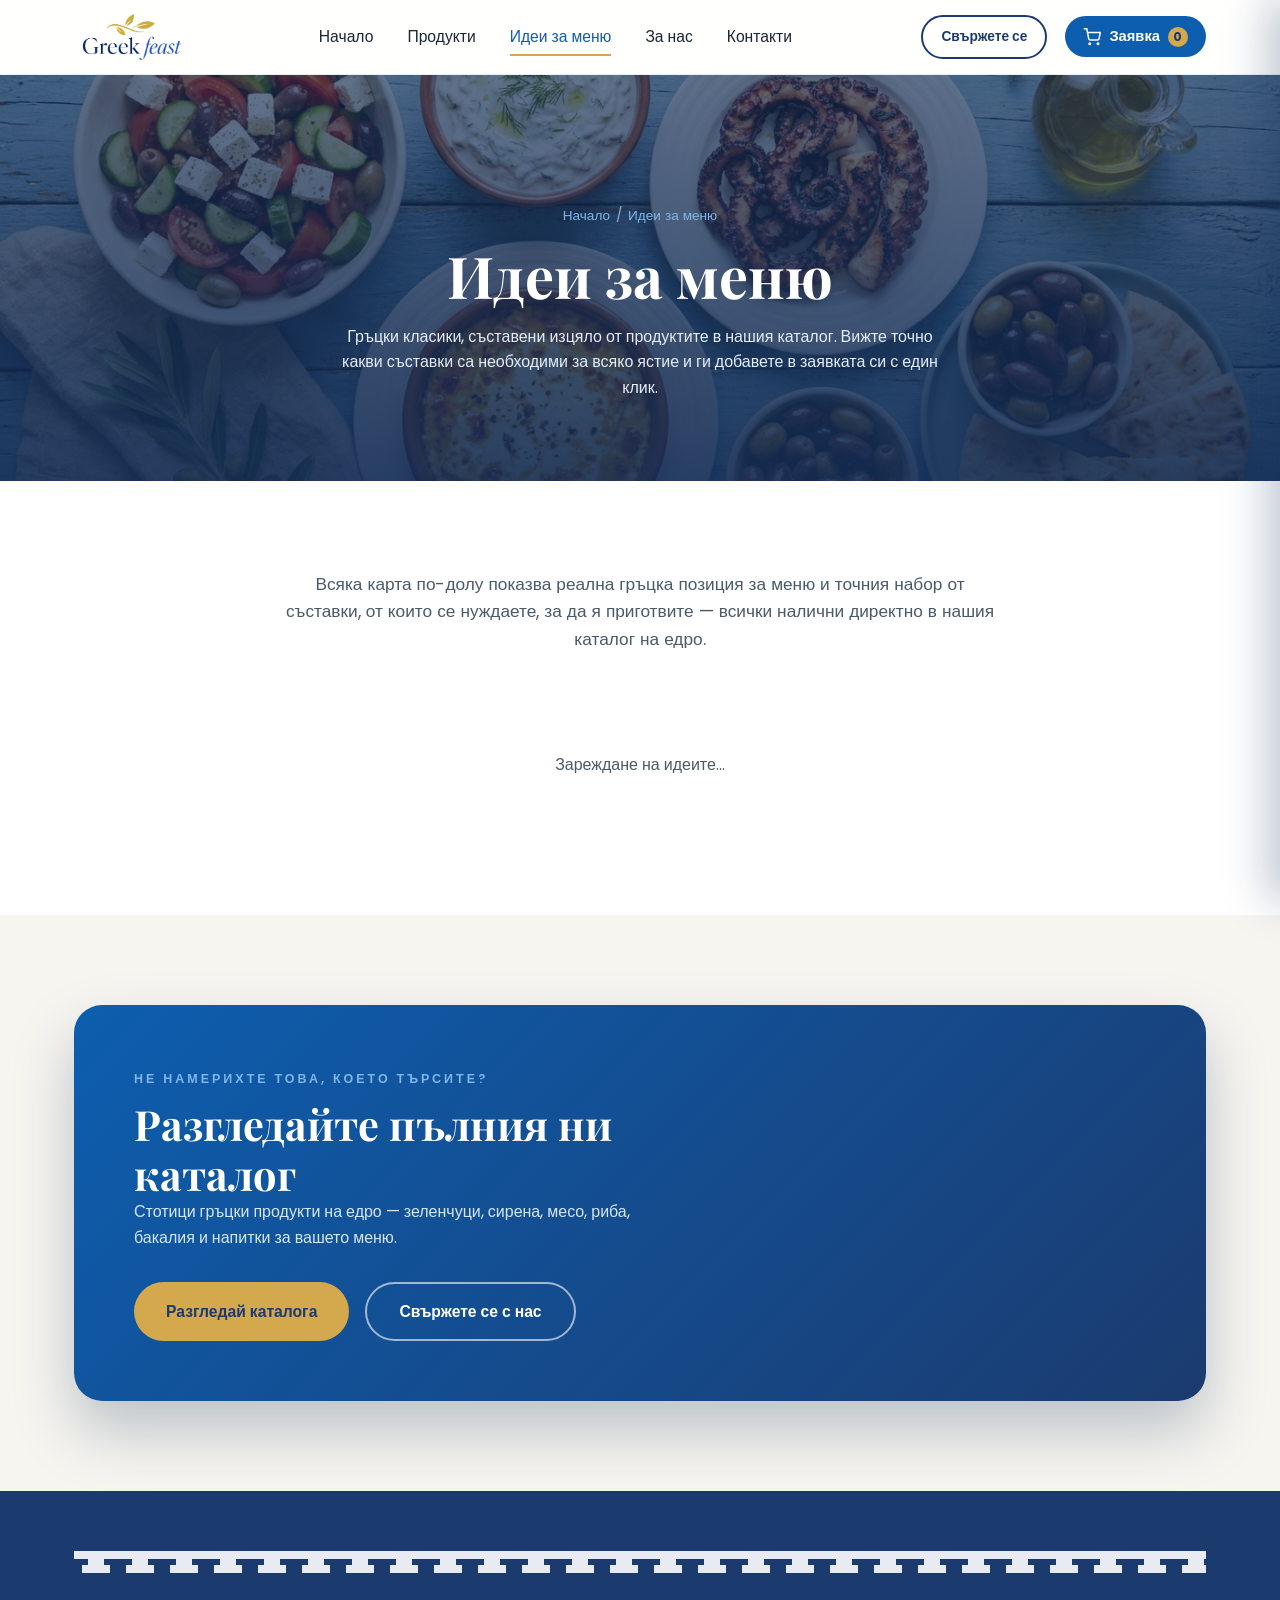
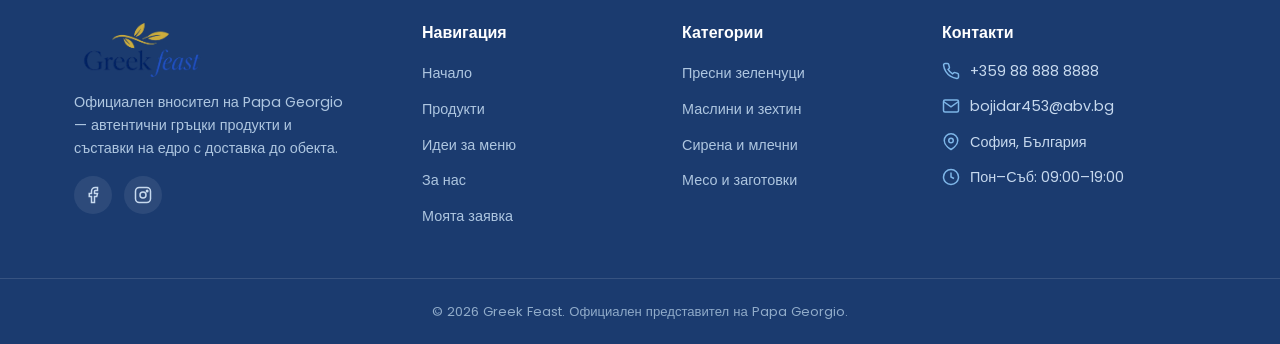
<file: menu-ideas.html>
<!doctype html>
<html lang="bg">
<head>
<meta charset="UTF-8">
<meta name="viewport" content="width=device-width, initial-scale=1.0">
<title>Идеи за меню — Greek Feast</title>
<meta name="description" content="Гръцки класики, съставени изцяло от продуктите в нашия каталог — вижте точно какви съставки са необходими и ги добавете в заявката с един клик.">
<link rel="preconnect" href="https://fonts.googleapis.com">
<link href="https://fonts.googleapis.com/css2?family=Playfair+Display:wght@600;700;800&family=Poppins:wght@400;500;600;700&display=swap" rel="stylesheet">
<link rel="stylesheet" href="css/style.css">
</head>
<body>

<header class="site-header">
  <div class="header-inner">
    <a href="index.html" class="brandmark">
      <img src="images/logo.png" alt="Greek Feast" class="logo-img">
    </a>
    <nav class="main-nav" id="mainNav">
      <a href="index.html">Начало</a>
      <a href="catalog.html">Продукти</a>
      <a href="menu-ideas.html" class="active">Идеи за меню</a>
      <a href="about.html">За нас</a>
      <a href="contact.html">Контакти</a>
    </nav>
    <div class="header-actions">
      <a href="contact.html" class="btn btn-outline btn-sm">Свържете се</a>
      <button type="button" class="cart-btn" id="cartOpenBtn">
        <svg width="18" height="18" viewBox="0 0 24 24" fill="none" stroke="currentColor" stroke-width="2"><circle cx="9" cy="21" r="1"/><circle cx="20" cy="21" r="1"/><path d="M1 1h4l2.68 13.39a2 2 0 0 0 2 1.61h9.72a2 2 0 0 0 2-1.61L23 6H6"/></svg>
        Заявка <span class="cart-count" id="cartCount">0</span>
      </button>
    </div>
    <button class="nav-toggle" id="navToggle" aria-label="Меню"><span></span><span></span><span></span></button>
  </div>
</header>

<section class="page-hero-photo" style="background-image:url('images/recipes/menu-ideas-hero.jpg')">
  <div class="page-hero-photo-overlay"></div>
  <div class="container">
    <div class="breadcrumb"><a href="index.html">Начало</a><span>/</span>Идеи за меню</div>
    <h1>Идеи за меню</h1>
    <p>Гръцки класики, съставени изцяло от продуктите в нашия каталог. Вижте точно какви съставки са необходими за всяко ястие и ги добавете в заявката си с един клик.</p>
  </div>
</section>

<section class="bg-white">
  <div class="container">
    <p class="recipe-intro lede">Всяка карта по-долу показва реална гръцка позиция за меню и точния набор от съставки, от които се нуждаете, за да я приготвите — всички налични директно в нашия каталог на едро.</p>
    <div class="recipe-grid" id="recipeGrid">
      <p class="catalog-loading">Зареждане на идеите...</p>
    </div>
  </div>
</section>

<section class="bg-cream">
  <div class="container">
    <div class="cta-section">
      <div>
        <span class="eyebrow on-dark">Не намерихте това, което търсите?</span>
        <h2>Разгледайте пълния ни каталог</h2>
        <p>Стотици гръцки продукти на едро — зеленчуци, сирена, месо, риба, бакалия и напитки за вашето меню.</p>
        <div class="hero-actions">
          <a href="catalog.html" class="btn btn-gold">Разгледай каталога</a>
          <a href="contact.html" class="btn btn-outline on-dark">Свържете се с нас</a>
        </div>
      </div>
    </div>
  </div>
</section>

<footer class="site-footer">
  <div class="container">
    <div class="meander light" style="margin-bottom:50px;"></div>
    <div class="footer-grid">
      <div class="footer-col footer-brand">
        <a href="index.html" class="brandmark">
          <img src="images/logo.png" alt="Greek Feast" class="logo-img">
        </a>
        <p>Официален вносител на Papa Georgio — автентични гръцки продукти и съставки на едро с доставка до обекта.</p>
        <div class="footer-social">
          <a href="#" aria-label="Facebook"><svg width="18" height="18" viewBox="0 0 24 24" fill="none" stroke="#C7D9EE" stroke-width="2"><path d="M18 2h-3a5 5 0 00-5 5v3H7v4h3v8h4v-8h3l1-4h-4V7a1 1 0 011-1h3z"/></svg></a>
          <a href="#" aria-label="Instagram"><svg width="18" height="18" viewBox="0 0 24 24" fill="none" stroke="#C7D9EE" stroke-width="2"><rect x="2" y="2" width="20" height="20" rx="5"/><circle cx="12" cy="12" r="4"/><circle cx="17.5" cy="6.5" r="1"/></svg></a>
        </div>
      </div>
      <div class="footer-col">
        <h4>Навигация</h4>
        <ul>
          <li><a href="index.html">Начало</a></li>
          <li><a href="catalog.html">Продукти</a></li>
          <li><a href="menu-ideas.html">Идеи за меню</a></li>
          <li><a href="about.html">За нас</a></li>
          <li><a href="order.html">Моята заявка</a></li>
        </ul>
      </div>
      <div class="footer-col">
        <h4>Категории</h4>
        <ul>
          <li><a href="catalog.html#vegetables">Пресни зеленчуци</a></li>
          <li><a href="catalog.html#olives-oil">Маслини и зехтин</a></li>
          <li><a href="catalog.html#dairy">Сирена и млечни</a></li>
          <li><a href="catalog.html#meat">Месо и заготовки</a></li>
        </ul>
      </div>
      <div class="footer-col">
        <h4>Контакти</h4>
        <div class="footer-contact-item">
          <svg viewBox="0 0 24 24" fill="none" stroke="currentColor" stroke-width="2"><path d="M22 16.92v3a2 2 0 01-2.18 2 19.79 19.79 0 01-8.63-3.07 19.5 19.5 0 01-6-6 19.79 19.79 0 01-3.07-8.67A2 2 0 014.11 2h3a2 2 0 012 1.72c.127.96.361 1.903.7 2.81a2 2 0 01-.45 2.11L8.09 9.91a16 16 0 006 6l1.27-1.27a2 2 0 012.11-.45c.907.339 1.85.573 2.81.7A2 2 0 0122 16.92z"/></svg>
          <span>+359 88 888 8888</span>
        </div>
        <div class="footer-contact-item">
          <svg viewBox="0 0 24 24" fill="none" stroke="currentColor" stroke-width="2"><path d="M4 4h16v16H4z" opacity="0"/><path d="M22 6l-10 7L2 6"/><rect x="2" y="4" width="20" height="16" rx="2"/></svg>
          <span>bojidar453@abv.bg</span>
        </div>
        <div class="footer-contact-item">
          <svg viewBox="0 0 24 24" fill="none" stroke="currentColor" stroke-width="2"><path d="M21 10c0 7-9 12-9 12s-9-5-9-12a9 9 0 0118 0z"/><circle cx="12" cy="10" r="3"/></svg>
          <span>София, България</span>
        </div>
        <div class="footer-contact-item">
          <svg viewBox="0 0 24 24" fill="none" stroke="currentColor" stroke-width="2"><circle cx="12" cy="12" r="10"/><path d="M12 6v6l4 2"/></svg>
          <span>Пон–Съб: 09:00–19:00</span>
        </div>
      </div>
    </div>
  </div>
  <div class="footer-bottom">© 2026 Greek Feast. Официален представител на Papa Georgio.</div>
</footer>

<div class="toast" id="toast">
  <svg viewBox="0 0 24 24" fill="none" stroke="currentColor" stroke-width="2"><path d="M22 11.08V12a10 10 0 11-5.93-9.14"/><path d="M22 4L12 14.01l-3-3"/></svg>
  <span id="toastMsg">Добавено към заявката</span>
</div>

<script src="js/price.js"></script>
<script src="js/cart.js"></script>
<script src="js/main.js"></script>
<script type="module" src="js/menu-ideas.js"></script>
</body>
</html>
</file>
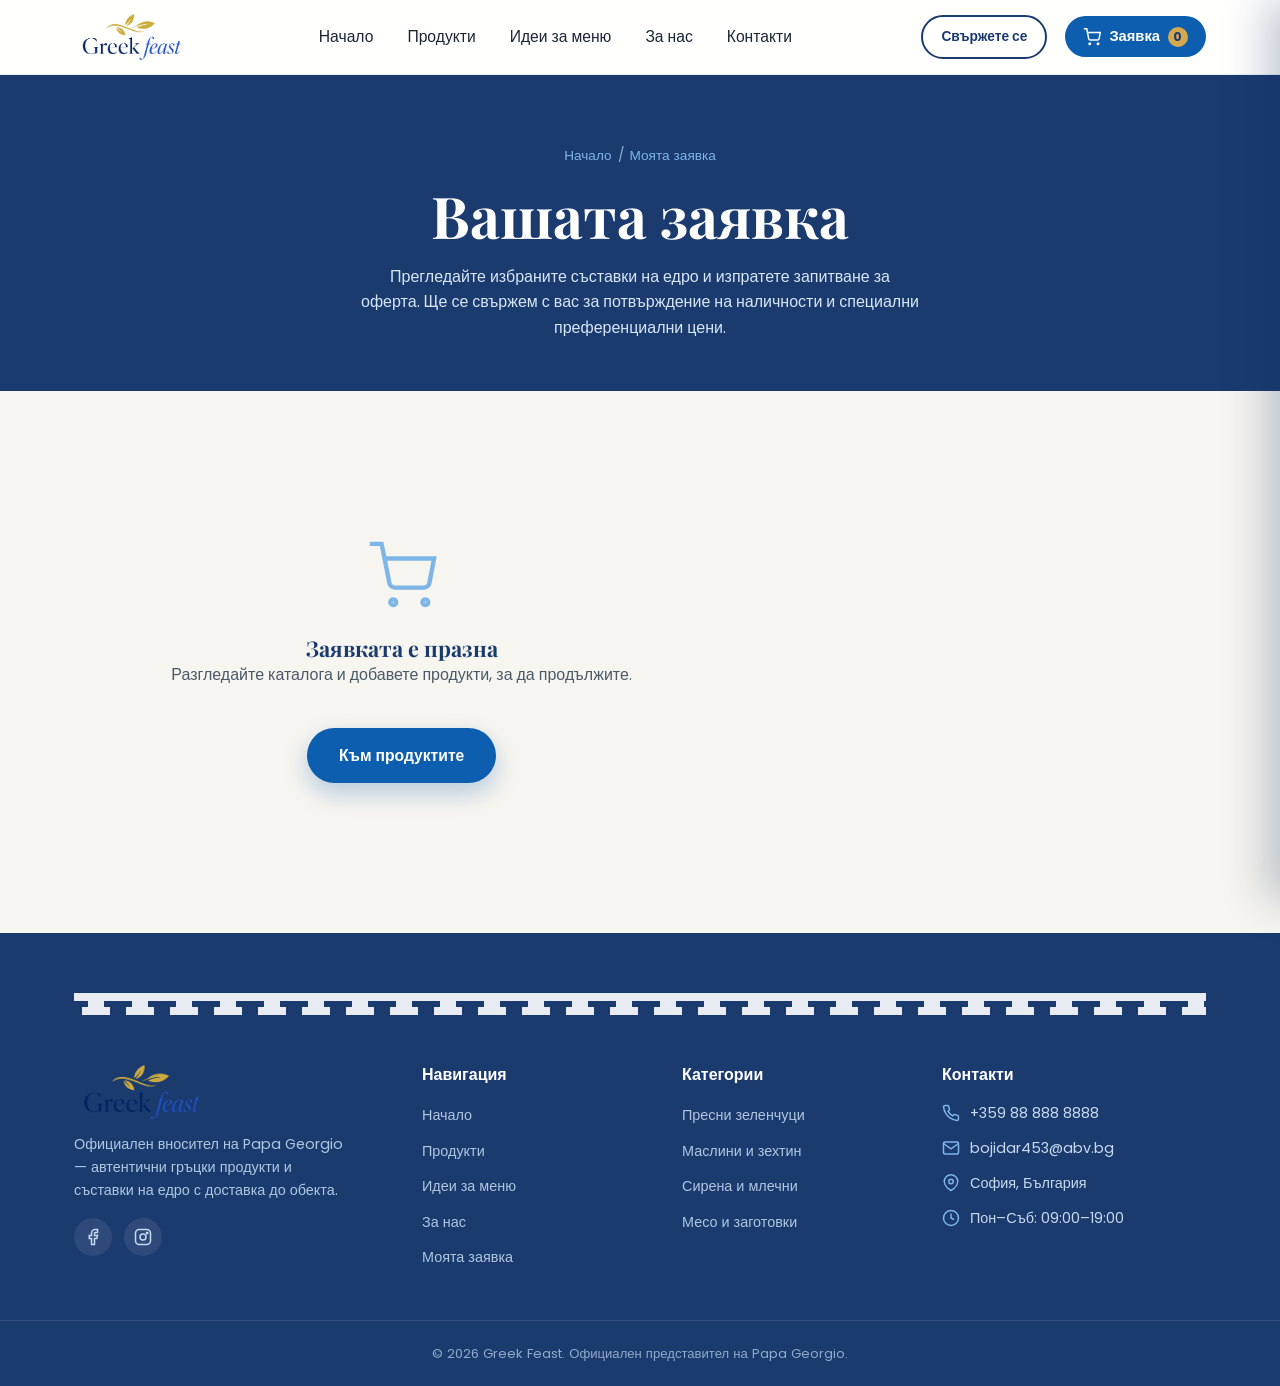
<file: order.html>
<!doctype html>
<html lang="bg">
<head>
<meta charset="UTF-8">
<meta name="viewport" content="width=device-width, initial-scale=1.0">
<title>Заявка за оферта — Greek Feast Доставки</title>
<meta name="description" content="Изпратете вашата заявка за оферта на едро за автентични гръцки продукти и съставки.">
<link rel="preconnect" href="https://fonts.googleapis.com">
<link href="https://fonts.googleapis.com/css2?family=Playfair+Display:wght@600;700;800&family=Poppins:wght@400;500;600;700&display=swap" rel="stylesheet">
<link rel="stylesheet" href="css/style.css">
</head>
<body>

<header class="site-header">
  <div class="header-inner">
    <a href="index.html" class="brandmark">
      <img src="images/logo.png" alt="Greek Feast" class="logo-img">
    </a>
    <nav class="main-nav" id="mainNav">
      <a href="index.html">Начало</a>
      <a href="catalog.html">Продукти</a>
      <a href="menu-ideas.html">Идеи за меню</a>
      <a href="about.html">За нас</a>
      <a href="contact.html">Контакти</a>
    </nav>
    <div class="header-actions">
      <a href="contact.html" class="btn btn-outline btn-sm">Свържете се</a>
      <button type="button" class="cart-btn" id="cartOpenBtn">
        <svg width="18" height="18" viewBox="0 0 24 24" fill="none" stroke="currentColor" stroke-width="2"><circle cx="9" cy="21" r="1"/><circle cx="20" cy="21" r="1"/><path d="M1 1h4l2.68 13.39a2 2 0 0 0 2 1.61h9.72a2 2 0 0 0 2-1.61L23 6H6"/></svg>
        Заявка <span class="cart-count" id="cartCount">0</span>
      </button>
    </div>
    <button class="nav-toggle" id="navToggle" aria-label="Меню"><span></span><span></span><span></span></button>
  </div>
</header>

<section class="page-hero">
  <div class="container">
    <div class="breadcrumb"><a href="index.html">Начало</a><span>/</span>Моята заявка</div>
    <h1>Вашата заявка</h1>
    <p>Прегледайте избраните съставки на едро и изпратете запитване за оферта. Ще се свържем с вас за потвърждение на наличности и специални преференциални цени.</p>
  </div>
</section>

<section class="bg-cream">
  <div class="container">

    <div id="successMessage" class="empty-cart" style="display:none;">
      <svg viewBox="0 0 24 24" fill="none" stroke="#0D5EAF" stroke-width="1.5"><path d="M22 11.08V12a10 10 0 11-5.93-9.14"/><path d="M22 4L12 14.01l-3-3"/></svg>
      <h3>Благодарим ви!</h3>
      <p>Вашата заявка беше изпратена успешно. Ще се свържем с вас възможно най-скоро за потвърждение.</p>
      <a href="catalog.html" class="btn btn-primary mt-40">Разгледай още продукти</a>
    </div>

    <div id="orderContent" class="order-layout">
      <div>
        <div id="cartList" class="cart-list"></div>
        <div id="emptyCart" class="empty-cart" style="display:none;">
          <svg viewBox="0 0 24 24" fill="none" stroke="currentColor" stroke-width="1.5"><circle cx="9" cy="21" r="1"/><circle cx="20" cy="21" r="1"/><path d="M1 1h4l2.68 13.39a2 2 0 0 0 2 1.61h9.72a2 2 0 0 0 2-1.61L23 6H6"/></svg>
          <h3>Заявката е празна</h3>
          <p>Разгледайте каталога и добавете продукти, за да продължите.</p>
          <a href="catalog.html" class="btn btn-primary mt-40">Към продуктите</a>
        </div>
      </div>

      <div class="order-summary" id="orderSummaryBox">
        <h3>Обобщение</h3>
        <div class="summary-row"><span>Продукти</span><span id="sumCount">0</span></div>
        <div class="summary-total"><span>Приблизителна сума</span><span id="sumTotal">0.00 лв</span></div>
        <p class="form-note" style="margin:14px 0 20px;">Крайната цена и наличност се потвърждават от нас по телефон след изпращане на заявката.</p>

        <form id="orderForm" action="https://formsubmit.co/bojidar453@abv.bg" method="POST">
          <input type="hidden" name="_subject" value="Нова заявка за оферта от Greek Feast">
          <input type="hidden" name="_captcha" value="false">
          <input type="hidden" name="_next" value="order.html?success=1">
          <input type="hidden" name="Продукти" id="orderItemsField">
          <div class="field" style="margin-bottom:14px;">
            <label for="oRestaurant">Име на заведение / Фирма</label>
            <input type="text" id="oRestaurant" name="Заведение_Фирма" required placeholder="Име на обекта или фирмата">
          </div>
          <div class="field" style="margin-bottom:14px;">
            <label for="oName">Лице за контакт (Имена)</label>
            <input type="text" id="oName" name="Име" required placeholder="Вашето име">
          </div>
          <div class="field-row" style="display: flex; gap: 14px; margin-bottom: 14px;">
            <div class="field" style="flex: 1;">
              <label for="oPhone">Телефон</label>
              <input type="tel" id="oPhone" name="Телефон" required placeholder="08xx xxx xxx">
            </div>
            <div class="field" style="flex: 1;">
              <label for="oEmail">Имейл</label>
              <input type="email" id="oEmail" name="Имейл" placeholder="you@example.com">
            </div>
          </div>
          <div class="field" style="margin-bottom:14px;">
            <label for="oAddress">Адрес на обекта за доставка</label>
            <input type="text" id="oAddress" name="Адрес" required placeholder="Град, улица, номер, име на обект">
          </div>
          <div class="field-row" style="display: flex; gap: 14px; margin-bottom: 14px;">
            <div class="field" style="flex: 1;">
              <label for="oFrequency">Желана честота на доставка</label>
              <select id="oFrequency" name="Честота_доставка" style="padding: 10px; border: 1px solid var(--border); border-radius: 6px; font-family: inherit; width: 100%;">
                <option value="Редовна (седмично)">Редовна (ежеседмично)</option>
                <option value="Редовна (два пъти седмично)">Редовна (два пъти седмично)</option>
                <option value="Еднократна поръчка">Еднократна поръчка</option>
                <option value="Друго (по договаряне)">Друго (опишете в коментар)</option>
              </select>
            </div>
            <div class="field" style="flex: 1;">
              <label for="oDate">Желана дата за първа доставка</label>
              <input type="date" id="oDate" name="Желана дата">
            </div>
          </div>
          <div class="field" style="margin-bottom:20px;">
            <label for="oNotes">Коментар / Специфични изисквания</label>
            <textarea id="oNotes" name="Коментар" rows="3" placeholder="Напишете детайли за работно време за доставка, специфични опаковки или коментари"></textarea>
          </div>
          <button type="submit" class="btn btn-primary btn-block" id="submitOrderBtn">Изпрати запитване за оферта</button>
        </form>
      </div>
    </div>

  </div>
</section>

<footer class="site-footer">
  <div class="container">
    <div class="meander light" style="margin-bottom:50px;"></div>
    <div class="footer-grid">
      <div class="footer-col footer-brand">
        <a href="index.html" class="brandmark">
          <img src="images/logo.png" alt="Greek Feast" class="logo-img">
        </a>
        <p>Официален вносител на Papa Georgio — автентични гръцки продукти и съставки на едро с доставка до обекта.</p>
        <div class="footer-social">
          <a href="#" aria-label="Facebook"><svg width="18" height="18" viewBox="0 0 24 24" fill="none" stroke="#C7D9EE" stroke-width="2"><path d="M18 2h-3a5 5 0 00-5 5v3H7v4h3v8h4v-8h3l1-4h-4V7a1 1 0 011-1h3z"/></svg></a>
          <a href="#" aria-label="Instagram"><svg width="18" height="18" viewBox="0 0 24 24" fill="none" stroke="#C7D9EE" stroke-width="2"><rect x="2" y="2" width="20" height="20" rx="5"/><circle cx="12" cy="12" r="4"/><circle cx="17.5" cy="6.5" r="1"/></svg></a>
        </div>
      </div>
      <div class="footer-col">
        <h4>Навигация</h4>
        <ul>
          <li><a href="index.html">Начало</a></li>
          <li><a href="catalog.html">Продукти</a></li>
          <li><a href="menu-ideas.html">Идеи за меню</a></li>
          <li><a href="about.html">За нас</a></li>
          <li><a href="order.html">Моята заявка</a></li>
        </ul>
      </div>
      <div class="footer-col">
        <h4>Категории</h4>
        <ul>
          <li><a href="catalog.html#vegetables">Пресни зеленчуци</a></li>
          <li><a href="catalog.html#olives-oil">Маслини и зехтин</a></li>
          <li><a href="catalog.html#dairy">Сирена и млечни</a></li>
          <li><a href="catalog.html#meat">Месо и заготовки</a></li>
        </ul>
      </div>
      <div class="footer-col">
        <h4>Контакти</h4>
        <div class="footer-contact-item"><svg viewBox="0 0 24 24" fill="none" stroke="currentColor" stroke-width="2"><path d="M22 16.92v3a2 2 0 01-2.18 2 19.79 19.79 0 01-8.63-3.07 19.5 19.5 0 01-6-6 19.79 19.79 0 01-3.07-8.67A2 2 0 014.11 2h3a2 2 0 012 1.72c.127.96.361 1.903.7 2.81a2 2 0 01-.45 2.11L8.09 9.91a16 16 0 006 6l1.27-1.27a2 2 0 012.11-.45c.907.339 1.85.573 2.81.7A2 2 0 0122 16.92z"/></svg><span>+359 88 888 8888</span></div>
        <div class="footer-contact-item"><svg viewBox="0 0 24 24" fill="none" stroke="currentColor" stroke-width="2"><path d="M22 6l-10 7L2 6"/><rect x="2" y="4" width="20" height="16" rx="2"/></svg><span>bojidar453@abv.bg</span></div>
        <div class="footer-contact-item"><svg viewBox="0 0 24 24" fill="none" stroke="currentColor" stroke-width="2"><path d="M21 10c0 7-9 12-9 12s-9-5-9-12a9 9 0 0118 0z"/><circle cx="12" cy="10" r="3"/></svg><span>София, България</span></div>
        <div class="footer-contact-item"><svg viewBox="0 0 24 24" fill="none" stroke="currentColor" stroke-width="2"><circle cx="12" cy="12" r="10"/><path d="M12 6v6l4 2"/></svg><span>Пон–Съб: 09:00–19:00</span></div>
      </div>
    </div>
  </div>
  <div class="footer-bottom">© 2026 Greek Feast. Официален представител на Papa Georgio.</div>
</footer>

<div class="toast" id="toast">
  <svg viewBox="0 0 24 24" fill="none" stroke="currentColor" stroke-width="2"><path d="M22 11.08V12a10 10 0 11-5.93-9.14"/><path d="M22 4L12 14.01l-3-3"/></svg>
  <span id="toastMsg">Добавено към заявката</span>
</div>

<script src="js/price.js"></script>
<script src="js/cart.js"></script>
<script src="js/main.js"></script>
<script src="js/order.js"></script>
<script type="module" src="js/store.js"></script>
</body>
</html>
</file>
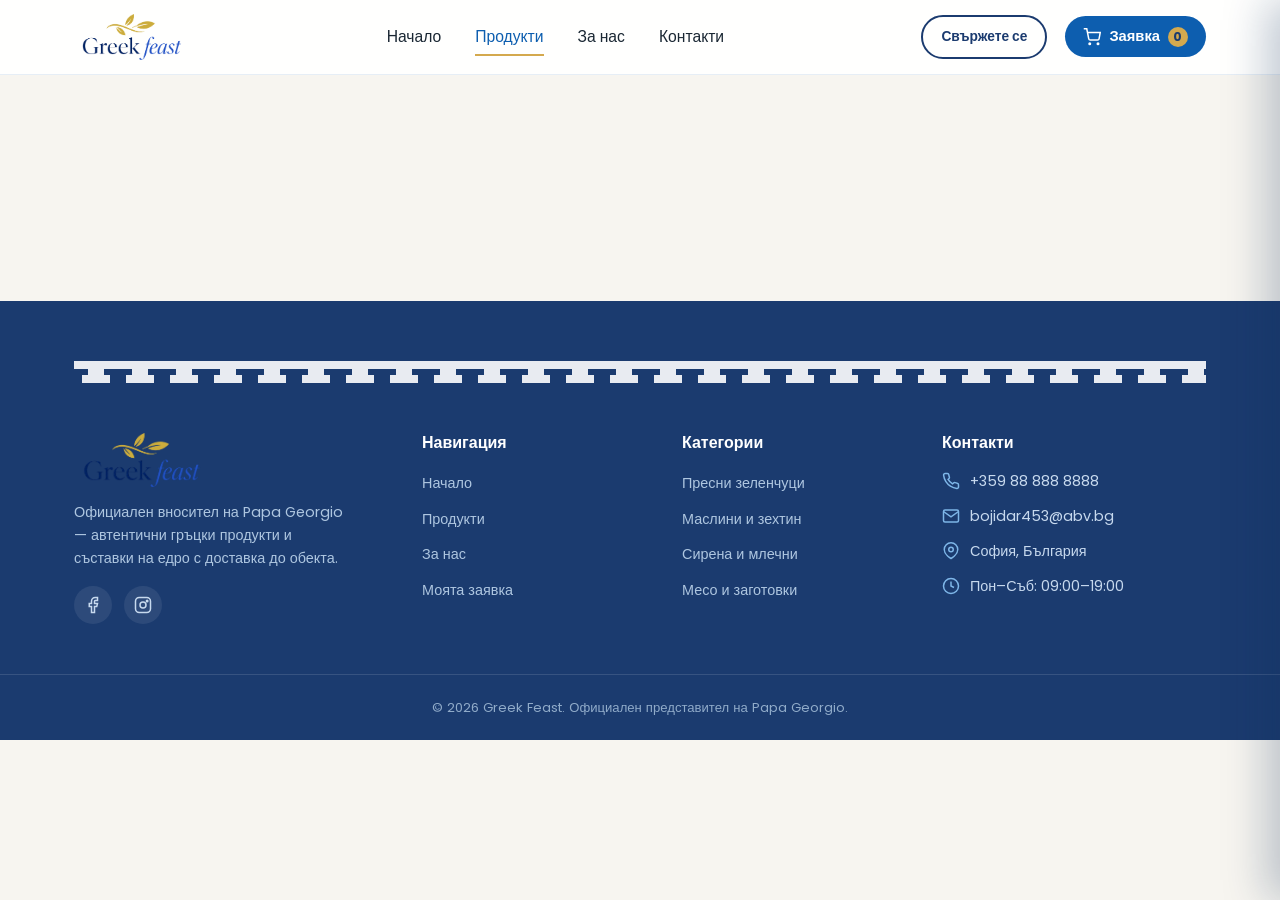
<file: product.html>
<!doctype html>
<html lang="bg">
<head>
<meta charset="UTF-8">
<meta name="viewport" content="width=device-width, initial-scale=1.0">
<title id="pageTitle">Продукт — Greek Feast</title>
<meta name="description" id="pageDesc" content="Автентични гръцки продукти на едро — официален вносител на Papa Georgio.">
<link rel="preconnect" href="https://fonts.googleapis.com">
<link href="https://fonts.googleapis.com/css2?family=Playfair+Display:wght@600;700;800&family=Poppins:wght@400;500;600;700&display=swap" rel="stylesheet">
<link rel="stylesheet" href="css/style.css">
</head>
<body>

<header class="site-header">
  <div class="header-inner">
    <a href="index.html" class="brandmark">
      <img src="images/logo.png" alt="Greek Feast" class="logo-img">
    </a>
    <nav class="main-nav" id="mainNav">
      <a href="index.html">Начало</a>
      <a href="catalog.html" class="active">Продукти</a>
      <a href="about.html">За нас</a>
      <a href="contact.html">Контакти</a>
    </nav>
    <div class="header-actions">
      <a href="contact.html" class="btn btn-outline btn-sm">Свържете се</a>
      <button type="button" class="cart-btn" id="cartOpenBtn">
        <svg width="18" height="18" viewBox="0 0 24 24" fill="none" stroke="currentColor" stroke-width="2"><circle cx="9" cy="21" r="1"/><circle cx="20" cy="21" r="1"/><path d="M1 1h4l2.68 13.39a2 2 0 0 0 2 1.61h9.72a2 2 0 0 0 2-1.61L23 6H6"/></svg>
        Заявка <span class="cart-count" id="cartCount">0</span>
      </button>
    </div>
    <button class="nav-toggle" id="navToggle" aria-label="Меню"><span></span><span></span><span></span></button>
  </div>
</header>

<div class="container" style="padding-top:28px;">
  <div class="breadcrumb" id="breadcrumb" style="color: var(--ink-soft);"></div>
</div>

<section style="padding-top:14px;">
  <div class="container">
    <div class="product-detail-grid" id="productDetail"></div>

    <div class="related-section" id="relatedSection" style="display:none;">
      <div class="section-head" style="text-align:left; margin-bottom:34px;">
        <span class="eyebrow">Още предложения</span>
        <h2 id="relatedTitle">Още от тази категория</h2>
      </div>
      <div class="product-grid" id="relatedGrid"></div>
    </div>
  </div>
</section>

<footer class="site-footer">
  <div class="container">
    <div class="meander light" style="margin-bottom:50px;"></div>
    <div class="footer-grid">
      <div class="footer-col footer-brand">
        <a href="index.html" class="brandmark">
          <img src="images/logo.png" alt="Greek Feast" class="logo-img">
        </a>
        <p>Официален вносител на Papa Georgio — автентични гръцки продукти и съставки на едро с доставка до обекта.</p>
        <div class="footer-social">
          <a href="#" aria-label="Facebook"><svg width="18" height="18" viewBox="0 0 24 24" fill="none" stroke="#C7D9EE" stroke-width="2"><path d="M18 2h-3a5 5 0 00-5 5v3H7v4h3v8h4v-8h3l1-4h-4V7a1 1 0 011-1h3z"/></svg></a>
          <a href="#" aria-label="Instagram"><svg width="18" height="18" viewBox="0 0 24 24" fill="none" stroke="#C7D9EE" stroke-width="2"><rect x="2" y="2" width="20" height="20" rx="5"/><circle cx="12" cy="12" r="4"/><circle cx="17.5" cy="6.5" r="1"/></svg></a>
        </div>
      </div>
      <div class="footer-col">
        <h4>Навигация</h4>
        <ul>
          <li><a href="index.html">Начало</a></li>
          <li><a href="catalog.html">Продукти</a></li>
          <li><a href="about.html">За нас</a></li>
          <li><a href="order.html">Моята заявка</a></li>
        </ul>
      </div>
      <div class="footer-col">
        <h4>Категории</h4>
        <ul>
          <li><a href="catalog.html#vegetables">Пресни зеленчуци</a></li>
          <li><a href="catalog.html#olives-oil">Маслини и зехтин</a></li>
          <li><a href="catalog.html#dairy">Сирена и млечни</a></li>
          <li><a href="catalog.html#meat">Месо и заготовки</a></li>
        </ul>
      </div>
      <div class="footer-col">
        <h4>Контакти</h4>
        <div class="footer-contact-item"><svg viewBox="0 0 24 24" fill="none" stroke="currentColor" stroke-width="2"><path d="M22 16.92v3a2 2 0 01-2.18 2 19.79 19.79 0 01-8.63-3.07 19.5 19.5 0 01-6-6 19.79 19.79 0 01-3.07-8.67A2 2 0 014.11 2h3a2 2 0 012 1.72c.127.96.361 1.903.7 2.81a2 2 0 01-.45 2.11L8.09 9.91a16 16 0 006 6l1.27-1.27a2 2 0 012.11-.45c.907.339 1.85.573 2.81.7A2 2 0 0122 16.92z"/></svg><span>+359 88 888 8888</span></div>
        <div class="footer-contact-item"><svg viewBox="0 0 24 24" fill="none" stroke="currentColor" stroke-width="2"><path d="M22 6l-10 7L2 6"/><rect x="2" y="4" width="20" height="16" rx="2"/></svg><span>bojidar453@abv.bg</span></div>
        <div class="footer-contact-item"><svg viewBox="0 0 24 24" fill="none" stroke="currentColor" stroke-width="2"><path d="M21 10c0 7-9 12-9 12s-9-5-9-12a9 9 0 0118 0z"/><circle cx="12" cy="10" r="3"/></svg><span>София, България</span></div>
        <div class="footer-contact-item"><svg viewBox="0 0 24 24" fill="none" stroke="currentColor" stroke-width="2"><circle cx="12" cy="12" r="10"/><path d="M12 6v6l4 2"/></svg><span>Пон–Съб: 09:00–19:00</span></div>
      </div>
    </div>
  </div>
  <div class="footer-bottom">© 2026 Greek Feast. Официален представител на Papa Georgio.</div>
</footer>

<div class="toast" id="toast">
  <svg viewBox="0 0 24 24" fill="none" stroke="currentColor" stroke-width="2"><path d="M22 11.08V12a10 10 0 11-5.93-9.14"/><path d="M22 4L12 14.01l-3-3"/></svg>
  <span id="toastMsg">Добавено към заявката</span>
</div>

<script src="js/price.js"></script>
<script src="js/cart.js"></script>
<script src="js/main.js"></script>
<script type="module" src="js/product-page.js"></script>
</body>
</html>
</file>
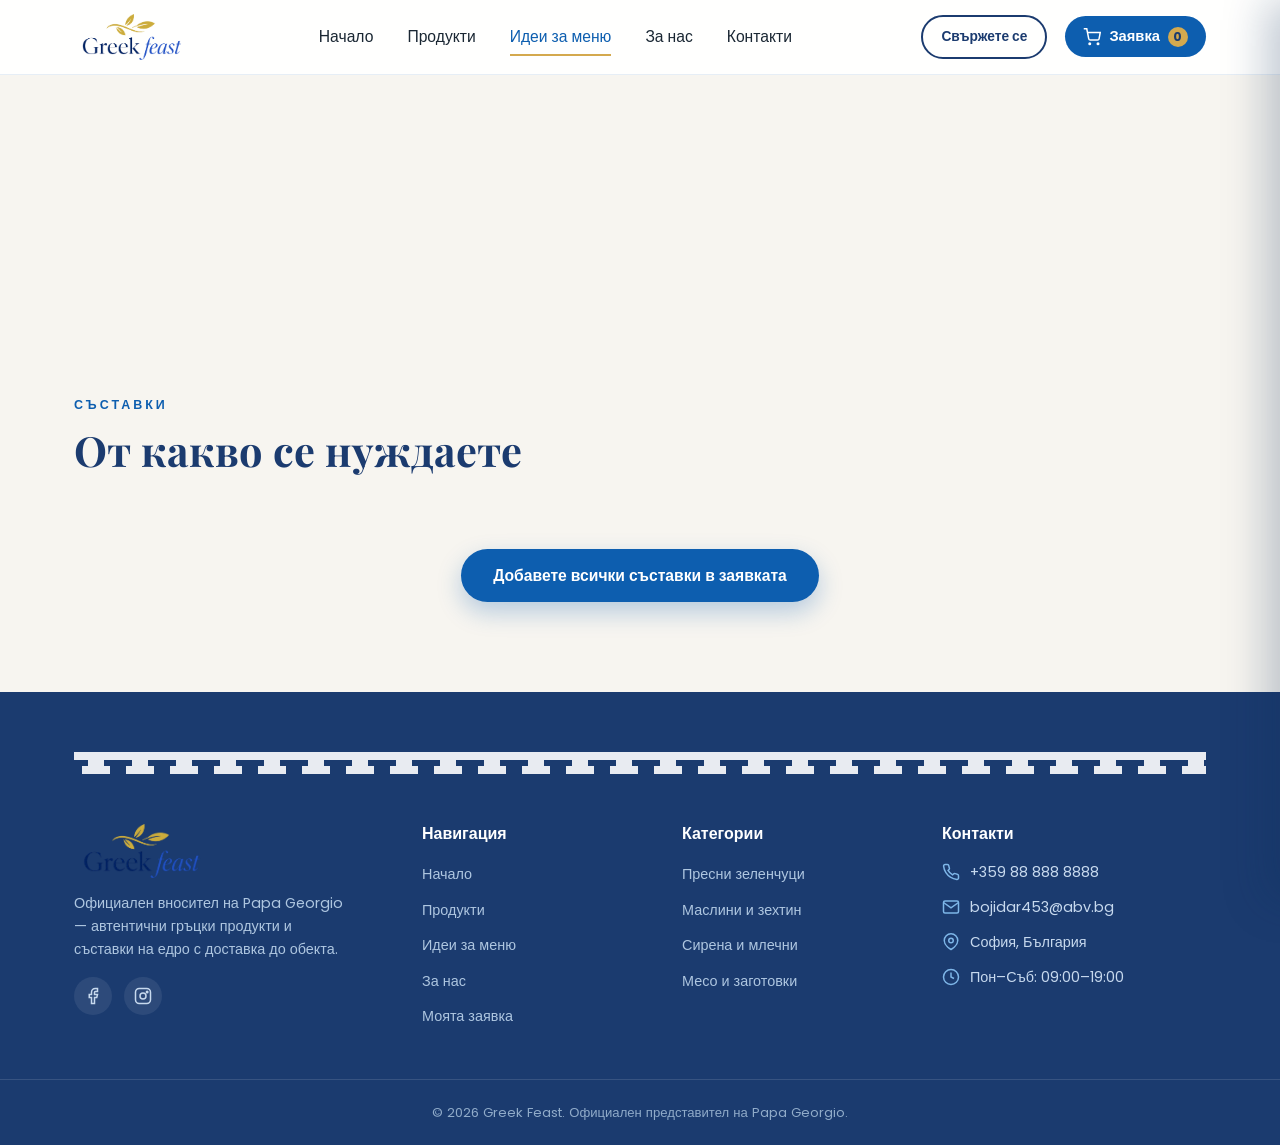
<file: recipe.html>
<!doctype html>
<html lang="bg">
<head>
<meta charset="UTF-8">
<meta name="viewport" content="width=device-width, initial-scale=1.0">
<title id="pageTitle">Идея за меню — Greek Feast</title>
<meta name="description" id="pageDesc" content="Гръцка позиция за меню, съставена изцяло от продуктите в нашия каталог на едро.">
<link rel="preconnect" href="https://fonts.googleapis.com">
<link href="https://fonts.googleapis.com/css2?family=Playfair+Display:wght@600;700;800&family=Poppins:wght@400;500;600;700&display=swap" rel="stylesheet">
<link rel="stylesheet" href="css/style.css">
</head>
<body>

<header class="site-header">
  <div class="header-inner">
    <a href="index.html" class="brandmark">
      <img src="images/logo.png" alt="Greek Feast" class="logo-img">
    </a>
    <nav class="main-nav" id="mainNav">
      <a href="index.html">Начало</a>
      <a href="catalog.html">Продукти</a>
      <a href="menu-ideas.html" class="active">Идеи за меню</a>
      <a href="about.html">За нас</a>
      <a href="contact.html">Контакти</a>
    </nav>
    <div class="header-actions">
      <a href="contact.html" class="btn btn-outline btn-sm">Свържете се</a>
      <button type="button" class="cart-btn" id="cartOpenBtn">
        <svg width="18" height="18" viewBox="0 0 24 24" fill="none" stroke="currentColor" stroke-width="2"><circle cx="9" cy="21" r="1"/><circle cx="20" cy="21" r="1"/><path d="M1 1h4l2.68 13.39a2 2 0 0 0 2 1.61h9.72a2 2 0 0 0 2-1.61L23 6H6"/></svg>
        Заявка <span class="cart-count" id="cartCount">0</span>
      </button>
    </div>
    <button class="nav-toggle" id="navToggle" aria-label="Меню"><span></span><span></span><span></span></button>
  </div>
</header>

<div class="container" style="padding-top:28px;">
  <div class="breadcrumb" id="breadcrumb" style="color: var(--ink-soft);"></div>
</div>

<section style="padding-top:14px;">
  <div class="container">
    <div class="product-detail-grid" id="recipeIntro"></div>
  </div>
</section>

<section class="bg-cream" id="ingredientsSection">
  <div class="container">
    <div class="section-head" style="text-align:left; margin-bottom:34px; max-width:none;">
      <span class="eyebrow">Съставки</span>
      <h2 id="ingredientsTitle">От какво се нуждаете</h2>
    </div>
    <div class="product-grid" id="ingredientsGrid"></div>
    <div class="text-center mt-40">
      <button type="button" class="btn btn-primary" id="addAllBtn">Добавете всички съставки в заявката</button>
    </div>
  </div>
</section>

<section class="bg-white" id="relatedRecipesSection" style="display:none;">
  <div class="container">
    <div class="section-head">
      <span class="eyebrow">Още идеи</span>
      <h2>Други предложения за меню</h2>
    </div>
    <div class="idea-teaser-grid" id="relatedRecipesGrid"></div>
    <div class="text-center mt-40">
      <a href="menu-ideas.html" class="btn btn-outline">Всички идеи за меню</a>
    </div>
  </div>
</section>

<footer class="site-footer">
  <div class="container">
    <div class="meander light" style="margin-bottom:50px;"></div>
    <div class="footer-grid">
      <div class="footer-col footer-brand">
        <a href="index.html" class="brandmark">
          <img src="images/logo.png" alt="Greek Feast" class="logo-img">
        </a>
        <p>Официален вносител на Papa Georgio — автентични гръцки продукти и съставки на едро с доставка до обекта.</p>
        <div class="footer-social">
          <a href="#" aria-label="Facebook"><svg width="18" height="18" viewBox="0 0 24 24" fill="none" stroke="#C7D9EE" stroke-width="2"><path d="M18 2h-3a5 5 0 00-5 5v3H7v4h3v8h4v-8h3l1-4h-4V7a1 1 0 011-1h3z"/></svg></a>
          <a href="#" aria-label="Instagram"><svg width="18" height="18" viewBox="0 0 24 24" fill="none" stroke="#C7D9EE" stroke-width="2"><rect x="2" y="2" width="20" height="20" rx="5"/><circle cx="12" cy="12" r="4"/><circle cx="17.5" cy="6.5" r="1"/></svg></a>
        </div>
      </div>
      <div class="footer-col">
        <h4>Навигация</h4>
        <ul>
          <li><a href="index.html">Начало</a></li>
          <li><a href="catalog.html">Продукти</a></li>
          <li><a href="menu-ideas.html">Идеи за меню</a></li>
          <li><a href="about.html">За нас</a></li>
          <li><a href="order.html">Моята заявка</a></li>
        </ul>
      </div>
      <div class="footer-col">
        <h4>Категории</h4>
        <ul>
          <li><a href="catalog.html#vegetables">Пресни зеленчуци</a></li>
          <li><a href="catalog.html#olives-oil">Маслини и зехтин</a></li>
          <li><a href="catalog.html#dairy">Сирена и млечни</a></li>
          <li><a href="catalog.html#meat">Месо и заготовки</a></li>
        </ul>
      </div>
      <div class="footer-col">
        <h4>Контакти</h4>
        <div class="footer-contact-item"><svg viewBox="0 0 24 24" fill="none" stroke="currentColor" stroke-width="2"><path d="M22 16.92v3a2 2 0 01-2.18 2 19.79 19.79 0 01-8.63-3.07 19.5 19.5 0 01-6-6 19.79 19.79 0 01-3.07-8.67A2 2 0 014.11 2h3a2 2 0 012 1.72c.127.96.361 1.903.7 2.81a2 2 0 01-.45 2.11L8.09 9.91a16 16 0 006 6l1.27-1.27a2 2 0 012.11-.45c.907.339 1.85.573 2.81.7A2 2 0 0122 16.92z"/></svg><span>+359 88 888 8888</span></div>
        <div class="footer-contact-item"><svg viewBox="0 0 24 24" fill="none" stroke="currentColor" stroke-width="2"><path d="M22 6l-10 7L2 6"/><rect x="2" y="4" width="20" height="16" rx="2"/></svg><span>bojidar453@abv.bg</span></div>
        <div class="footer-contact-item"><svg viewBox="0 0 24 24" fill="none" stroke="currentColor" stroke-width="2"><path d="M21 10c0 7-9 12-9 12s-9-5-9-12a9 9 0 0118 0z"/><circle cx="12" cy="10" r="3"/></svg><span>София, България</span></div>
        <div class="footer-contact-item"><svg viewBox="0 0 24 24" fill="none" stroke="currentColor" stroke-width="2"><circle cx="12" cy="12" r="10"/><path d="M12 6v6l4 2"/></svg><span>Пон–Съб: 09:00–19:00</span></div>
      </div>
    </div>
  </div>
  <div class="footer-bottom">© 2026 Greek Feast. Официален представител на Papa Georgio.</div>
</footer>

<div class="toast" id="toast">
  <svg viewBox="0 0 24 24" fill="none" stroke="currentColor" stroke-width="2"><path d="M22 11.08V12a10 10 0 11-5.93-9.14"/><path d="M22 4L12 14.01l-3-3"/></svg>
  <span id="toastMsg">Добавено към заявката</span>
</div>

<script src="js/price.js"></script>
<script src="js/cart.js"></script>
<script src="js/main.js"></script>
<script type="module" src="js/recipe-page.js"></script>
</body>
</html>
</file>
<file: css/style.css>
/* ===== Reset & base ===== */
*, *::before, *::after { box-sizing: border-box; margin: 0; padding: 0; }
html { scroll-behavior: smooth; }
body {
  font-family: 'Poppins', 'Segoe UI', sans-serif;
  color: var(--ink);
  background: var(--cream);
  line-height: 1.6;
  overflow-x: hidden;
}
img { max-width: 100%; display: block; }
a { text-decoration: none; color: inherit; }
ul { list-style: none; }
button { font-family: inherit; cursor: pointer; border: none; background: none; }
input, textarea, select { font-family: inherit; font-size: 1rem; }

:root {
  --aegean: #0D5EAF;
  --aegean-dark: #123A66;
  --santorini: #1B3B6F;
  --sky: #7EB6E8;
  --sky-pale: #E6F1FB;
  --olive: #8A9A5B;
  --gold: #D4A94E;
  --white: #FFFFFF;
  --cream: #F7F5F0;
  --ink: #1A2733;
  --ink-soft: #4A5A68;
  --shadow: 0 12px 30px rgba(13, 45, 87, 0.12);
  --radius: 18px;
}

h1, h2, h3, h4 {
  font-family: 'Playfair Display', 'Georgia', serif;
  color: var(--santorini);
  line-height: 1.2;
  font-weight: 700;
}
h1 { font-size: clamp(2.4rem, 5vw, 3.6rem); }
h2 { font-size: clamp(1.9rem, 4vw, 2.6rem); }
h3 { font-size: 1.35rem; }
.eyebrow {
  display: inline-block;
  font-family: 'Poppins', sans-serif;
  letter-spacing: 3px;
  text-transform: uppercase;
  font-size: 0.78rem;
  font-weight: 600;
  color: var(--aegean);
  margin-bottom: 10px;
}
.eyebrow.on-dark { color: var(--sky); }
.lede { color: var(--ink-soft); font-size: 1.08rem; max-width: 620px; }

.container { max-width: 1180px; margin: 0 auto; padding: 0 24px; }
section { padding: 90px 0; position: relative; }
.section-head { text-align: center; max-width: 680px; margin: 0 auto 52px; }
.section-head .lede { margin: 0 auto; }

/* ===== Meander (Greek key) border ===== */
.meander {
  height: 22px;
  width: 100%;
  background-image: url("data:image/svg+xml,%3Csvg xmlns='http://www.w3.org/2000/svg' width='44' height='22' viewBox='0 0 44 22'%3E%3Cpath d='M0 0 H44 V8 H30 V14 H36 V22 H8 V14 H14 V8 H0 Z' fill='%230D5EAF'/%3E%3C/svg%3E");
  background-repeat: repeat-x;
  background-size: 44px 22px;
  opacity: 0.9;
}
.meander.light {
  background-image: url("data:image/svg+xml,%3Csvg xmlns='http://www.w3.org/2000/svg' width='44' height='22' viewBox='0 0 44 22'%3E%3Cpath d='M0 0 H44 V8 H30 V14 H36 V22 H8 V14 H14 V8 H0 Z' fill='%23FFFFFF'/%3E%3C/svg%3E");
}

/* ===== Wave divider ===== */
.wave { display: block; width: 100%; height: 70px; }
.wave-into-blue { fill: var(--santorini); }
.wave-into-white { fill: var(--white); }
.wave-into-cream { fill: var(--cream); }

/* ===== Header ===== */
.site-header {
  position: sticky; top: 0; z-index: 100;
  background: rgba(255,255,255,0.92);
  backdrop-filter: blur(8px);
  -webkit-backdrop-filter: blur(8px);
  border-bottom: 1px solid rgba(13,94,175,0.1);
  transform: translateZ(0);
  -webkit-transform: translateZ(0);
  isolation: isolate;
}
.header-inner {
  display: flex; align-items: center; justify-content: space-between;
  padding: 14px 24px; max-width: 1180px; margin: 0 auto;
}
.brandmark { display: flex; align-items: center; gap: 12px; }
.logo-img { height: 46px; width: auto; display: block; }

.main-nav { display: flex; align-items: center; gap: 34px; }
.main-nav a {
  font-weight: 500; color: var(--ink); position: relative; padding: 6px 0; font-size: 0.98rem;
}
.main-nav a::after {
  content: ''; position: absolute; left: 0; bottom: 0; height: 2px; width: 0;
  background: var(--gold); transition: width .25s ease;
}
.main-nav a:hover::after, .main-nav a.active::after { width: 100%; }
.main-nav a.active { color: var(--aegean); }

.header-actions { display: flex; align-items: center; gap: 18px; }
.cart-btn {
  position: relative; display: flex; align-items: center; gap: 8px;
  background: var(--aegean); color: var(--white); padding: 10px 18px; border-radius: 30px;
  font-weight: 600; font-size: 0.92rem; transition: background .2s, transform .2s;
}
.cart-btn:hover { background: var(--aegean-dark); transform: translateY(-1px); }
.cart-count {
  background: var(--gold); color: var(--santorini); font-weight: 700; font-size: 0.78rem;
  min-width: 20px; height: 20px; border-radius: 50%; display: flex; align-items: center; justify-content: center;
}
.nav-toggle { display: none; width: 30px; height: 24px; position: relative; flex-direction: column; justify-content: space-between; }
.nav-toggle span { display: block; height: 3px; width: 100%; background: var(--santorini); border-radius: 2px; }

/* ===== Buttons ===== */
.btn {
  display: inline-flex; align-items: center; justify-content: center; gap: 8px;
  padding: 15px 32px; border-radius: 30px; font-weight: 600; font-size: 0.98rem;
  transition: transform .2s ease, box-shadow .2s ease, background .2s ease;
}
.btn-primary { background: var(--aegean); color: var(--white); box-shadow: 0 10px 24px rgba(13,94,175,0.28); }
.btn-primary:hover { background: var(--aegean-dark); transform: translateY(-2px); }
.btn-outline { background: transparent; color: var(--santorini); border: 2px solid var(--santorini); }
.btn-outline:hover { background: var(--santorini); color: var(--white); }
.btn-outline.on-dark { color: var(--white); border-color: rgba(255,255,255,0.6); }
.btn-outline.on-dark:hover { background: var(--white); color: var(--santorini); }
.btn-gold { background: var(--gold); color: var(--santorini); }
.btn-gold:hover { transform: translateY(-2px); box-shadow: 0 10px 24px rgba(212,169,78,0.35); }
.btn-block { width: 100%; }
.btn-sm { padding: 9px 18px; font-size: 0.86rem; }

/* ===== Hero ===== */
.hero {
  background: linear-gradient(180deg, #EAF3FC 0%, var(--cream) 100%);
  padding: 60px 0 0;
  overflow: hidden;
}
.hero-inner {
  display: grid; grid-template-columns: 1fr 1fr; gap: 50px; align-items: center;
  max-width: 1180px; margin: 0 auto; padding: 0 24px 70px;
}
.hero-badge {
  display: inline-flex; align-items: center; gap: 8px;
  background: var(--white); border: 1px solid rgba(13,94,175,0.18);
  padding: 8px 16px; border-radius: 30px; font-size: 0.84rem; font-weight: 600;
  color: var(--santorini); box-shadow: var(--shadow); margin-bottom: 22px;
}
.hero-badge .dot { width: 8px; height: 8px; border-radius: 50%; background: var(--gold); }
.hero h1 { margin-bottom: 20px; }
.hero h1 em { font-style: italic; color: var(--aegean); }
.hero-actions { display: flex; gap: 16px; margin-top: 32px; flex-wrap: wrap; }
.hero-figure { position: relative; }
.hero-figure .arch-frame { aspect-ratio: 4/3; }
.hero-figure .float-badge {
  position: absolute; bottom: -22px; left: -22px; background: var(--white);
  padding: 16px 20px; border-radius: 16px; box-shadow: var(--shadow);
  display: flex; align-items: center; gap: 12px; max-width: 240px;
}
.hero-figure .float-badge strong { display: block; color: var(--santorini); font-size: 0.95rem; }
.hero-figure .float-badge span { font-size: 0.8rem; color: var(--ink-soft); }

/* ===== Arch frame (Santorini dome shape for images/illustrations) ===== */
.arch-frame {
  border-radius: 50% 50% 16px 16px / 35% 35% 16px 16px;
  overflow: hidden;
  box-shadow: var(--shadow);
  background: var(--sky-pale);
}
.arch-frame img, .arch-frame svg { width: 100%; height: 100%; object-fit: cover; display: block; }

/* ===== Trust bar (marquee ticker) ===== */
.trust-bar {
  background: linear-gradient(100deg, var(--santorini) 0%, var(--aegean) 45%, var(--santorini) 100%);
  padding: 28px 0;
  overflow: hidden;
  border-top: 1px solid rgba(255,255,255,0.1);
  border-bottom: 1px solid rgba(255,255,255,0.1);
}
.marquee {
  width: 100%; overflow: hidden;
  -webkit-mask-image: linear-gradient(90deg, transparent 0, #000 90px, #000 calc(100% - 90px), transparent 100%);
  mask-image: linear-gradient(90deg, transparent 0, #000 90px, #000 calc(100% - 90px), transparent 100%);
}
.marquee-track {
  display: flex; align-items: center; width: max-content;
  animation: marquee-scroll 34s linear infinite;
  will-change: transform;
}
.marquee:hover .marquee-track { animation-play-state: paused; }
.trust-item {
  display: flex; align-items: center; gap: 12px; white-space: nowrap;
  background: rgba(255,255,255,0.09);
  border: 1px solid rgba(255,255,255,0.18);
  padding: 9px 26px 9px 9px;
  border-radius: 50px;
  margin: 0 11px;
  box-shadow: 0 8px 20px rgba(9,30,60,0.18);
  transition: background .2s ease;
}
.trust-item:hover { background: rgba(255,255,255,0.16); }
.trust-ic-badge {
  width: 34px; height: 34px; border-radius: 50%; flex-shrink: 0;
  background: var(--gold); color: var(--santorini);
  display: flex; align-items: center; justify-content: center;
}
.trust-ic-badge .ic { width: 17px; height: 17px; }
.trust-text { font-size: 0.92rem; font-weight: 600; letter-spacing: 0.2px; color: #FFFFFF; }
 
@keyframes marquee-scroll {
  from { transform: translateX(0); }
  to { transform: translateX(-33.333%); }
}

/* ===== Category cards ===== */
.category-grid { display: grid; grid-template-columns: repeat(3, 1fr); gap: 32px; }
.category-card {
  background: var(--white); border-radius: var(--radius); overflow: hidden;
  box-shadow: var(--shadow); transition: transform .25s ease, box-shadow .25s ease;
  display: flex; flex-direction: column;
}
.category-card:hover { transform: translateY(-6px); box-shadow: 0 20px 40px rgba(13,45,87,0.18); }
.category-card .cat-figure { aspect-ratio: 5/4; }
.category-card .cat-body { padding: 22px 24px 26px; }
.category-card .cat-body h3 { margin-bottom: 6px; }
.category-card .cat-body p { color: var(--ink-soft); font-size: 0.92rem; margin-bottom: 14px; }
.category-card .cat-link { color: var(--aegean); font-weight: 600; font-size: 0.92rem; display: inline-flex; align-items: center; gap: 6px; }
.category-card .cat-link svg { width: 16px; height: 16px; transition: transform .2s; }
.category-card:hover .cat-link svg { transform: translateX(4px); }

/* ===== Why us (dark section, Santorini blue) ===== */
.why-section { background: var(--santorini); color: var(--white); }
.why-section h2 { color: var(--white); }
.why-grid { display: grid; grid-template-columns: repeat(4, 1fr); gap: 28px; margin-top: 20px; }
.why-item { background: rgba(255,255,255,0.06); border: 1px solid rgba(255,255,255,0.12); border-radius: var(--radius); padding: 28px 24px; text-align: center; }
.why-item .ic-wrap { width: 60px; height: 60px; border-radius: 50%; background: rgba(212,169,78,0.18); display: flex; align-items: center; justify-content: center; margin: 0 auto 16px; }
.why-item .ic-wrap svg { width: 30px; height: 30px; }
.why-item h4 { color: var(--white); font-size: 1.08rem; margin-bottom: 8px; }
.why-item p { color: #C7D9EE; font-size: 0.9rem; }

/* ===== Product cards ===== */
.product-grid { display: grid; grid-template-columns: repeat(4, 1fr); gap: 26px; }
.product-grid.cols-3 { grid-template-columns: repeat(3, 1fr); }
.product-card {
  background: var(--white); border-radius: 16px; overflow: hidden; box-shadow: var(--shadow);
  display: flex; flex-direction: column; transition: transform .2s ease;
}
.product-card:hover { transform: translateY(-4px); }
.product-figure { aspect-ratio: 4/5; position: relative; background: var(--sky-pale); }
.product-figure img, .product-figure svg { width: 100%; height: 100%; object-fit: cover; }
.figure-link { display: block; width: 100%; height: 100%; }
.product-body h4 a:hover { color: var(--aegean); }
.product-tag {
  position: absolute; top: 12px; left: 12px; background: var(--gold); color: var(--santorini);
  font-size: 0.72rem; font-weight: 700; padding: 5px 12px; border-radius: 20px; text-transform: uppercase; letter-spacing: 0.5px;
}
.product-body { padding: 18px 20px 20px; display: flex; flex-direction: column; gap: 10px; flex: 1; }
.product-body h4 { font-family: 'Poppins', sans-serif; color: var(--ink); font-weight: 600; font-size: 1.02rem; }
.product-body .desc { font-size: 0.85rem; color: var(--ink-soft); flex: 1; }
.product-foot { display: flex; align-items: center; justify-content: space-between; margin-top: 4px; }
.price { color: var(--aegean); font-weight: 700; font-size: 1.05rem; }
.unit { color: var(--ink-soft); font-size: 0.78rem; font-weight: 400; }
.add-btn {
  background: var(--sky-pale); color: var(--aegean); width: 40px; height: 40px; border-radius: 50%;
  display: flex; align-items: center; justify-content: center; transition: background .2s, color .2s, transform .2s;
}
.add-btn:hover { background: var(--aegean); color: var(--white); transform: scale(1.08); }
.add-btn svg { width: 18px; height: 18px; }

/* ===== Papa Georgio section ===== */
.partner-section { background: var(--cream); }
.partner-grid { display: grid; grid-template-columns: 1fr 1fr; gap: 60px; align-items: center; }
.partner-seal {
  display: inline-flex; align-items: center; gap: 10px; background: var(--white);
  border: 1.5px solid var(--gold); padding: 10px 18px; border-radius: 30px;
  font-weight: 700; font-size: 0.85rem; color: var(--santorini); margin-bottom: 18px;
}
.partner-seal svg { width: 20px; height: 20px; }
.partner-text p { color: var(--ink-soft); margin-bottom: 16px; }
.partner-points { margin-top: 22px; display: flex; flex-direction: column; gap: 14px; }
.partner-points li { display: flex; align-items: flex-start; gap: 12px; font-size: 0.95rem; }
.partner-points svg { width: 22px; height: 22px; flex-shrink: 0; color: var(--aegean); margin-top: 2px; }

/* ===== Steps (how to order) ===== */
.steps-grid { display: grid; grid-template-columns: repeat(3, 1fr); gap: 32px; counter-reset: step; position: relative; }
.steps-progress-bar { display: none; }
.steps-progress-active { display: none; }
.step-card { text-align: center; position: relative; padding: 10px; }
.step-num {
  width: 64px; height: 64px; border-radius: 50%; background: var(--white); border: 2px solid var(--aegean);
  color: var(--aegean); font-family: 'Playfair Display', serif; font-weight: 700; font-size: 1.5rem;
  display: flex; align-items: center; justify-content: center; margin: 0 auto 18px; box-shadow: var(--shadow);
  transition: transform 0.3s cubic-bezier(0.34, 1.56, 0.64, 1), background-color 0.3s, border-color 0.3s, color 0.3s, box-shadow 0.3s;
}
.step-num.active {
  background: var(--aegean);
  color: var(--white);
  border-color: var(--aegean);
  transform: scale(1.15);
  box-shadow: 0 8px 24px rgba(13,45,87,0.25);
}
.step-card h4 { margin-bottom: 8px; }
.step-card p { color: var(--ink-soft); font-size: 0.92rem; }
.step-connector { position: absolute; top: 32px; left: 50%; width: 100%; height: 2px; background: repeating-linear-gradient(90deg, var(--sky) 0 8px, transparent 8px 16px); z-index: -1; }

/* ===== FAQ ===== */
.faq-list { max-width: 760px; margin: 0 auto; display: flex; flex-direction: column; gap: 14px; }
.faq-item { background: var(--white); border-radius: 14px; padding: 6px 26px; box-shadow: var(--shadow); }
.faq-item summary {
  list-style: none; cursor: pointer; padding: 18px 0; font-family: 'Playfair Display', serif;
  font-weight: 700; color: var(--santorini); font-size: 1.05rem;
  display: flex; align-items: center; justify-content: space-between; gap: 16px;
}
.faq-item summary::-webkit-details-marker { display: none; }
.faq-item summary::after {
  content: '+'; flex-shrink: 0; width: 28px; height: 28px; border-radius: 50%;
  border: 1.5px solid var(--aegean); color: var(--aegean); font-size: 1.2rem; font-family: 'Poppins', sans-serif;
  display: flex; align-items: center; justify-content: center; transition: transform 0.25s ease;
}
.faq-item[open] summary::after { transform: rotate(45deg); }
.faq-item p { color: var(--ink-soft); font-size: 0.95rem; padding-bottom: 20px; }

/* ===== Testimonials ===== */
.testi-track { display: grid; grid-template-columns: repeat(3, 1fr); gap: 26px; }
.testi-card { background: var(--white); border-radius: var(--radius); padding: 30px; box-shadow: var(--shadow); }
.testi-stars { color: var(--gold); font-size: 1rem; margin-bottom: 14px; letter-spacing: 3px; }
.testi-card p { color: var(--ink-soft); font-size: 0.95rem; margin-bottom: 18px; font-style: italic; }
.testi-person { display: flex; align-items: center; gap: 12px; }
.testi-avatar { width: 44px; height: 44px; border-radius: 50%; background: var(--sky-pale); display: flex; align-items: center; justify-content: center; color: var(--aegean); font-weight: 700; }
.testi-person strong { display: block; font-size: 0.92rem; color: var(--ink); }
.testi-person span { font-size: 0.78rem; color: var(--ink-soft); }

/* ===== CTA / contact strip ===== */
.cta-section {
  background: linear-gradient(135deg, var(--aegean) 0%, var(--santorini) 100%);
  color: var(--white); border-radius: 28px; padding: 60px; display: grid;
  grid-template-columns: 1.1fr 0.9fr; gap: 40px; align-items: center;
  box-shadow: 0 30px 60px rgba(13,45,87,0.25);
}
.cta-section h2 { color: var(--white); }
.cta-section p { color: #D7E6F7; }
.cta-form { background: var(--white); border-radius: 18px; padding: 26px; display: flex; flex-direction: column; gap: 14px; }
.cta-form h4 { color: var(--santorini); }

/* ===== Forms ===== */
.field { display: flex; flex-direction: column; gap: 6px; }
.field label { font-size: 0.86rem; font-weight: 600; color: var(--ink); }
.field input, .field textarea, .field select {
  width: 100%; padding: 12px 14px; border: 1.5px solid #DCE6EE; border-radius: 10px; background: var(--cream);
  transition: border-color .2s;
}
.field input:focus, .field textarea:focus, .field select:focus { outline: none; border-color: var(--aegean); background: var(--white); }
.field-row { display: grid; grid-template-columns: 1fr 1fr; gap: 14px; }
.form-note { font-size: 0.78rem; color: var(--ink-soft); }

/* ===== Footer ===== */
.site-footer { background: var(--santorini); color: #C7D9EE; padding-top: 60px; }
.footer-grid { display: grid; grid-template-columns: 1.4fr 1fr 1fr 1.2fr; gap: 40px; padding-bottom: 50px; }
.footer-col h4 { color: var(--white); font-size: 1rem; margin-bottom: 18px; font-family: 'Poppins', sans-serif; }
.footer-col p, .footer-col a { color: #AEC6E0; font-size: 0.9rem; }
.footer-col ul { display: flex; flex-direction: column; gap: 10px; }
.footer-col a:hover { color: var(--gold); }
.footer-brand .logo-img { height: 54px; }
.footer-brand p { margin-top: 14px; max-width: 280px; }
.footer-social { display: flex; gap: 12px; margin-top: 16px; }
.footer-social a { width: 38px; height: 38px; border-radius: 50%; background: rgba(255,255,255,0.08); display: flex; align-items: center; justify-content: center; }
.footer-social svg { width: 18px; height: 18px; }
.footer-contact-item { display: flex; gap: 10px; margin-bottom: 12px; font-size: 0.9rem; align-items: flex-start; }
.footer-contact-item svg { width: 18px; height: 18px; flex-shrink: 0; margin-top: 2px; color: var(--sky); }
.footer-bottom {
  border-top: 1px solid rgba(255,255,255,0.12); padding: 22px 0; text-align: center; font-size: 0.82rem; color: #90ABC9;
}

/* ===== Filters (catalog page) ===== */
.filter-bar { display: flex; flex-wrap: wrap; gap: 12px; justify-content: center; margin-bottom: 44px; }
.filter-chip {
  padding: 10px 22px; border-radius: 30px; background: var(--white); border: 1.5px solid #DCE6EE;
  font-weight: 600; font-size: 0.9rem; color: var(--ink-soft); transition: all .2s ease;
}
.filter-chip.active, .filter-chip:hover { background: var(--aegean); color: var(--white); border-color: var(--aegean); }
.catalog-search { max-width: 420px; margin: 0 auto 36px; position: relative; }
.catalog-search input {
  width: 100%; padding: 14px 20px 14px 46px; border-radius: 30px; border: 1.5px solid #DCE6EE; background: var(--white);
}
.catalog-search svg { position: absolute; left: 16px; top: 50%; transform: translateY(-50%); width: 18px; height: 18px; color: var(--ink-soft); }
.category-anchor h2 { display: flex; align-items: center; gap: 14px; }
.category-anchor h2 .cat-ic { width: 36px; height: 36px; color: var(--aegean); }

/* ===== Page hero (inner pages) ===== */
.page-hero {
  background: var(--santorini); color: var(--white); padding: 70px 0 50px; text-align: center;
}
.page-hero h1 { color: var(--white); }
.page-hero p { color: #D7E6F7; max-width: 560px; margin: 14px auto 0; }
.breadcrumb { font-size: 0.85rem; color: var(--sky); margin-bottom: 14px; }
.breadcrumb a { color: var(--sky); }
.breadcrumb span { color: #8FB1D8; margin: 0 6px; }

/* ===== Cart / order page ===== */
.order-layout { display: grid; grid-template-columns: 1.5fr 1fr; gap: 40px; align-items: start; }
.cart-list { display: flex; flex-direction: column; gap: 16px; }
.cart-row {
  display: grid; grid-template-columns: 70px 1fr auto auto; gap: 16px; align-items: center;
  background: var(--white); border-radius: 14px; padding: 14px 18px; box-shadow: var(--shadow);
}
.cart-row .thumb { width: 70px; height: 70px; border-radius: 10px; overflow: hidden; background: var(--sky-pale); }
.cart-row .thumb img, .cart-row .thumb svg { width: 100%; height: 100%; object-fit: cover; }
.cart-row .name { font-weight: 600; font-size: 0.96rem; }
.cart-row .cat { font-size: 0.78rem; color: var(--ink-soft); }
.qty-control { display: flex; align-items: center; gap: 10px; background: var(--cream); border-radius: 30px; padding: 6px 12px; }
.qty-control button { width: 22px; height: 22px; border-radius: 50%; background: var(--white); box-shadow: 0 2px 6px rgba(0,0,0,0.1); font-weight: 700; color: var(--aegean); }
.remove-btn { color: #C0392B; font-size: 0.82rem; font-weight: 600; }
.order-summary { background: var(--white); border-radius: var(--radius); padding: 28px; box-shadow: var(--shadow); position: sticky; top: 100px; }
.summary-row { display: flex; justify-content: space-between; font-size: 0.92rem; color: var(--ink-soft); margin-bottom: 10px; }
.summary-total { display: flex; justify-content: space-between; font-weight: 700; font-size: 1.15rem; color: var(--santorini); padding-top: 14px; border-top: 1px solid #EAEFF3; margin-top: 8px; }
.empty-cart { text-align: center; padding: 60px 20px; color: var(--ink-soft); }
.empty-cart svg { width: 70px; height: 70px; margin: 0 auto 18px; color: var(--sky); }

/* ===== About page ===== */
.story-grid { display: grid; grid-template-columns: 1fr 1fr; gap: 60px; align-items: center; }
.timeline { display: flex; flex-direction: column; gap: 26px; margin-top: 10px; }
.timeline-item { display: flex; gap: 18px; }
.timeline-dot { width: 14px; height: 14px; border-radius: 50%; background: var(--gold); margin-top: 6px; flex-shrink: 0; box-shadow: 0 0 0 5px var(--sky-pale); }

/* ===== Product detail page ===== */
.product-detail-grid { display: grid; grid-template-columns: 0.9fr 1.1fr; gap: 64px; align-items: start; margin-bottom: 80px; }
.product-detail-figure { position: sticky; top: 110px; }
.product-detail-figure .arch-frame { aspect-ratio: 1/1; }
.product-detail-figure .meander { margin-top: 22px; }
.product-category-badge {
  display: inline-flex; align-items: center; gap: 8px; background: var(--sky-pale); color: var(--aegean);
  padding: 7px 16px; border-radius: 30px; font-size: 0.8rem; font-weight: 700; text-transform: uppercase; letter-spacing: 0.5px;
  margin-bottom: 16px;
}
.product-greek-tag { font-size: 0.82rem; color: var(--ink-soft); font-style: italic; margin-bottom: 4px; display: block; }
.product-detail-info h1 { font-size: clamp(1.9rem, 3.4vw, 2.6rem); margin-bottom: 6px; }
.product-price-row { display: flex; align-items: baseline; gap: 12px; margin: 18px 0 24px; }
.product-price-row .price-big { font-family: 'Playfair Display', serif; font-size: 2.1rem; font-weight: 700; color: var(--aegean); }
.product-price-row .unit { color: var(--ink-soft); font-size: 1rem; }
.product-long-desc { color: var(--ink-soft); font-size: 1.04rem; line-height: 1.75; margin-bottom: 30px; }
.qty-row { display: flex; align-items: center; gap: 20px; margin-bottom: 28px; flex-wrap: wrap; }
.qty-control-lg { display: flex; align-items: center; gap: 16px; background: var(--cream); border-radius: 30px; padding: 8px 10px; }
.qty-control-lg button {
  width: 38px; height: 38px; border-radius: 50%; background: var(--white); box-shadow: 0 2px 8px rgba(13,45,87,0.12);
  font-weight: 700; font-size: 1.1rem; color: var(--aegean);
}
.qty-control-lg span { font-weight: 700; font-size: 1.1rem; min-width: 20px; text-align: center; }
.product-detail-badges { display: flex; flex-direction: column; gap: 14px; margin-top: 8px; padding-top: 28px; border-top: 1px solid #EAEFF3; }
.product-detail-badges li { display: flex; align-items: flex-start; gap: 12px; font-size: 0.95rem; color: var(--ink); }
.product-detail-badges svg { width: 22px; height: 22px; flex-shrink: 0; color: var(--aegean); margin-top: 1px; }
.related-section { padding-top: 20px; border-top: 1px solid #EAEFF3; }
.related-section .section-head { text-align: left; margin: 0 0 34px; max-width: none; }

/* ===== Utilities ===== */
.text-center { text-align: center; }
.mt-40 { margin-top: 40px; }
.bg-white { background: var(--white); }
.bg-cream { background: var(--cream); }

/* ===== Cart drawer ===== */
.drawer-overlay {
  position: fixed; inset: 0; background: rgba(15,30,50,0.45);
  opacity: 0; pointer-events: none; transition: opacity .3s ease; z-index: 200;
}
.drawer-overlay.open { opacity: 1; pointer-events: auto; }
.cart-drawer {
  position: fixed; top: 0; right: 0; height: 100vh; width: 420px; max-width: 92vw;
  background: var(--white); z-index: 201; box-shadow: -14px 0 40px rgba(13,45,87,0.25);
  transform: translateX(100%); transition: transform .35s cubic-bezier(.16,1,.3,1);
  display: flex; flex-direction: column;
}
.cart-drawer.open { transform: translateX(0); }
.drawer-head { display: flex; align-items: center; justify-content: space-between; padding: 22px 24px; border-bottom: 1px solid #EAEFF3; }
.drawer-head h3 { margin: 0; }
.drawer-close { width: 36px; height: 36px; border-radius: 50%; display: flex; align-items: center; justify-content: center; color: var(--ink-soft); transition: background .2s; }
.drawer-close:hover { background: var(--cream); }
.drawer-body { flex: 1; overflow-y: auto; padding: 20px 24px; display: flex; flex-direction: column; gap: 14px; }
.drawer-foot { padding: 20px 24px 26px; border-top: 1px solid #EAEFF3; }
.drawer-empty { text-align: center; padding: 60px 20px; color: var(--ink-soft); }
.drawer-empty svg { width: 56px; height: 56px; margin: 0 auto 14px; color: var(--sky); }
.mt-14 { margin-top: 14px; }
.mt-10 { margin-top: 10px; }

/* ===== Menu ideas teaser (homepage) ===== */
.idea-teaser-grid { display: grid; grid-template-columns: repeat(3, 1fr); gap: 28px; }
.idea-teaser-card {
  position: relative; display: block; border-radius: var(--radius); overflow: hidden;
  aspect-ratio: 4/5; box-shadow: var(--shadow); transition: transform .3s ease, box-shadow .3s ease;
}
.idea-teaser-card:hover { transform: translateY(-6px); box-shadow: 0 22px 44px rgba(13,45,87,0.22); }
.idea-teaser-card img { width: 100%; height: 100%; object-fit: cover; transition: transform .5s ease; display: block; }
.idea-teaser-card:hover img { transform: scale(1.08); }
.idea-teaser-overlay {
  position: absolute; inset: 0; display: flex; flex-direction: column; justify-content: flex-end; padding: 22px;
  background: linear-gradient(180deg, rgba(15,32,60,0) 38%, rgba(15,32,60,0.92) 100%);
}
.idea-teaser-eyebrow { color: var(--gold); font-size: 0.75rem; font-weight: 700; text-transform: uppercase; letter-spacing: 1px; margin-bottom: 6px; }
.idea-teaser-overlay h4 { color: var(--white); margin: 0; font-size: 1.2rem; }
.idea-teaser-overlay span { color: #D7E6F7; font-size: 0.85rem; margin-top: 4px; display: block; }

/* ===== Menu ideas page ===== */
.page-hero-photo {
  position: relative; padding: 130px 0 80px; text-align: center; overflow: hidden;
  background-size: cover; background-position: center;
}
.page-hero-photo-overlay {
  position: absolute; inset: 0;
  background: linear-gradient(180deg, rgba(19,45,86,0.65) 0%, rgba(19,45,86,0.9) 100%);
}
.page-hero-photo .container { position: relative; z-index: 1; }
.page-hero-photo h1 { color: var(--white); }
.page-hero-photo p { color: #E4ECF7; max-width: 620px; margin: 14px auto 0; }

.recipe-intro { max-width: 720px; margin: 0 auto 50px; text-align: center; }

.recipe-grid { display: grid; grid-template-columns: repeat(2, 1fr); gap: 36px; }
.recipe-card {
  background: var(--white); border-radius: var(--radius); overflow: hidden; box-shadow: var(--shadow);
  display: flex; flex-direction: column; transition: transform .3s ease, box-shadow .3s ease;
}
.recipe-card:hover { transform: translateY(-8px); box-shadow: 0 26px 50px rgba(13,45,87,0.2); }
.recipe-figure { aspect-ratio: 4/3; position: relative; overflow: hidden; background: var(--sky-pale); display: block; }
.recipe-figure img { width: 100%; height: 100%; object-fit: cover; display: block; transition: transform .5s ease; }
.recipe-card:hover .recipe-figure img { transform: scale(1.07); }
.recipe-badge {
  position: absolute; top: 16px; left: 16px; background: var(--gold); color: var(--santorini);
  font-family: 'Playfair Display', serif; font-weight: 700; font-size: 0.82rem; padding: 7px 16px 7px 14px;
  border-radius: 30px; box-shadow: 0 8px 18px rgba(0,0,0,0.22); display: flex; align-items: center; gap: 6px;
}
.recipe-badge svg { width: 14px; height: 14px; }
.recipe-count-badge {
  position: absolute; bottom: 14px; right: 14px; background: rgba(19,45,86,0.82); color: var(--white);
  font-size: 0.76rem; font-weight: 600; padding: 6px 14px; border-radius: 20px;
}
.recipe-body { padding: 24px 26px 26px; display: flex; flex-direction: column; gap: 14px; flex: 1; }
.recipe-body h3 { margin: 0; }
.recipe-desc { color: var(--ink-soft); font-size: 0.93rem; margin: 0; }
.ingredient-chips { display: flex; flex-wrap: wrap; gap: 8px; }
.ingredient-chip {
  display: inline-flex; align-items: center; gap: 6px; background: var(--sky-pale); color: var(--aegean);
  font-size: 0.8rem; font-weight: 600; padding: 6px 12px 6px 8px; border-radius: 20px; transition: background .2s, color .2s;
}
.ingredient-chip .dot { width: 6px; height: 6px; border-radius: 50%; background: var(--aegean); flex-shrink: 0; transition: background .2s; }
.ingredient-chip:hover { background: var(--aegean); color: var(--white); }
.ingredient-chip:hover .dot { background: var(--white); }
.recipe-body h3 a { color: inherit; }
.recipe-body h3 a:hover { color: var(--aegean); }
.recipe-foot { margin-top: auto; padding-top: 6px; display: flex; flex-direction: column; gap: 10px; }
.recipe-view-btn, .recipe-add-btn { width: 100%; display: flex; align-items: center; justify-content: center; gap: 8px; }
.recipe-add-btn svg { width: 18px; height: 18px; }
.recipe-count-line { color: var(--aegean); font-weight: 600; font-size: 0.92rem; padding-top: 10px; border-top: 1px solid #EAEFF3; }

/* ===== Toast ===== */
.toast {
  position: fixed; bottom: 28px; left: 50%; transform: translateX(-50%) translateY(200%);
  background: var(--santorini); color: var(--white); padding: 14px 26px; border-radius: 30px;
  box-shadow: var(--shadow); font-weight: 600; font-size: 0.92rem; z-index: 1000;
  display: flex; align-items: center; gap: 10px; transition: transform .3s ease, opacity .3s ease;
  opacity: 0; pointer-events: none;
}
.toast.show { transform: translateX(-50%) translateY(0); opacity: 1; pointer-events: auto; }
.toast svg { width: 20px; height: 20px; color: var(--gold); }

/* ===== Responsive ===== */
@media (max-width: 980px) {
  .hero-inner { grid-template-columns: 1fr; }
  .hero-figure { order: -1; max-width: 460px; margin: 0 auto; }
  .category-grid { grid-template-columns: repeat(2, 1fr); }
  .why-grid { grid-template-columns: repeat(2, 1fr); }
  .product-grid { grid-template-columns: repeat(2, 1fr); }
  .product-grid.cols-3 { grid-template-columns: repeat(2, 1fr); }
  .idea-teaser-grid { grid-template-columns: repeat(2, 1fr); }
  .recipe-grid { grid-template-columns: 1fr; }
  .partner-grid { grid-template-columns: 1fr; }
  .partner-grid .arch-frame { order: -1; max-width: 460px; margin: 0 auto; }
  .steps-grid {
    position: relative;
    display: flex;
    flex-direction: column;
    gap: 40px;
    padding: 20px 0 20px 10px;
  }
  .steps-progress-bar {
    display: block;
    position: absolute;
    top: 52px;
    bottom: 52px;
    left: 42px;
    width: 2px;
    background: #E2ECF5;
    z-index: 0;
  }
  .steps-progress-active {
    display: block;
    position: absolute;
    top: 52px;
    left: 42px;
    width: 2px;
    background: var(--aegean);
    z-index: 0;
    height: 0px;
  }
  .step-card {
    display: flex;
    text-align: left;
    align-items: flex-start;
    gap: 20px;
    position: relative;
    z-index: 1;
    padding: 0;
  }
  .step-num {
    margin: 0;
    flex-shrink: 0;
  }
  .step-body {
    padding-top: 12px;
  }
  .step-connector { display: none; }
  .testi-track { grid-template-columns: 1fr; }
  .cta-section { grid-template-columns: 1fr; padding: 40px 28px; }
  .footer-grid { grid-template-columns: 1fr 1fr; }
  .order-layout { grid-template-columns: 1fr; }
  .order-summary { position: static; }
  .story-grid { grid-template-columns: 1fr; }
  .story-grid .arch-frame { order: -1; max-width: 460px; margin: 0 auto; }
  .product-detail-grid { grid-template-columns: 1fr; gap: 36px; }
  .product-detail-figure { position: static; max-width: 460px; margin: 0 auto; width: 100%; }
}

@media (max-width: 640px) {
  section { padding: 60px 0; }
  .main-nav { position: fixed; top: 70px; left: 0; right: 0; background: var(--white); flex-direction: column;
    padding: 24px; gap: 20px; box-shadow: var(--shadow); transform: translateY(-130%); transition: transform .3s ease; z-index: 90; }
  .main-nav.open { transform: translateY(0); }
  .nav-toggle { display: flex; }
  .header-actions .btn-outline { display: none; }
  .category-grid, .why-grid, .product-grid, .product-grid.cols-3, .footer-grid, .idea-teaser-grid { grid-template-columns: 1fr; }
  .trust-item { padding: 7px 20px 7px 7px; gap: 10px; margin: 0 8px; }
  .trust-ic-badge { width: 30px; height: 30px; }
  .trust-ic-badge .ic { width: 15px; height: 15px; }
  .trust-text { font-size: 0.82rem; }
  .hero-actions { flex-direction: column; align-items: stretch; }
  .field-row { grid-template-columns: 1fr; }
  .cart-row { grid-template-columns: 56px 1fr; grid-template-rows: auto auto; }
  .cart-row .qty-control { grid-column: 2; }
}

/* ===== Цени в евро + левове ===== */
.price-bgn { display: block; color: var(--ink-soft); font-size: 0.8rem; font-weight: 500; margin-top: 2px; }
.price-bgn-big { color: var(--ink-soft); font-size: 1.1rem; font-weight: 600; }

/* ===== Каталог: инструменти за сортиране ===== */
.catalog-toolbar { display: flex; align-items: center; justify-content: flex-end; gap: 10px; margin-bottom: 4px; }
.sort-label { font-size: 0.88rem; color: var(--ink-soft); font-weight: 600; }
.sort-select { padding: 9px 14px; border: 1.5px solid #DCE6EE; border-radius: 10px; background: var(--white); color: var(--ink); font-family: inherit; font-size: 0.9rem; cursor: pointer; }
.catalog-loading { text-align: center; color: var(--ink-soft); padding: 48px 0; grid-column: 1 / -1; }

/* ===== Продуктова галерия (стрелки + плъзгане) ===== */
.gallery-main { position: relative; aspect-ratio: 4/3; }
.gallery-slide { position: absolute; inset: 0; width: 100%; height: 100%; object-fit: cover; opacity: 0; transition: opacity .3s ease; }
.gallery-slide.active { opacity: 1; }
.gallery-arrow { position: absolute; top: 50%; transform: translateY(-50%); width: 42px; height: 42px; border-radius: 50%; background: rgba(255,255,255,.92); border: none; display: flex; align-items: center; justify-content: center; cursor: pointer; color: var(--ink); box-shadow: 0 2px 10px rgba(0,0,0,.18); z-index: 3; }
.gallery-arrow svg { width: 20px; height: 20px; }
.gallery-arrow.prev { left: 12px; }
.gallery-arrow.next { right: 12px; }
.gallery-arrow:hover { background: #fff; }
.gallery-dots { display: flex; gap: 8px; justify-content: center; margin-top: 16px; }
.gallery-dot { width: 9px; height: 9px; border-radius: 50%; border: none; background: #D3DAE1; cursor: pointer; padding: 0; transition: background .2s; }
.gallery-dot.active { background: var(--gold); }
.gallery-thumbs { display: flex; gap: 10px; margin-top: 14px; flex-wrap: wrap; }
.gallery-thumb { width: 62px; height: 62px; border-radius: 10px; overflow: hidden; border: 2px solid transparent; padding: 0; cursor: pointer; background: none; }
.gallery-thumb img { width: 100%; height: 100%; object-fit: cover; display: block; }
.gallery-thumb.active { border-color: var(--gold); }
</file>
<file: css/admin.css>
:root {
  --gold: #D4A94E;
  --aegean: #0D5EAF;
  --santorini: #1B3B6F;
  --ink: #1A2733;
  --ink-soft: #4A5A68;
  --cream: #F7F5F0;
  --line: #E1E7ED;
  --danger: #C0392B;
  --ok: #2E7D51;
  --radius: 14px;
  --shadow: 0 12px 30px rgba(13, 45, 87, 0.12);
}

* { box-sizing: border-box; }
body {
  margin: 0;
  font-family: 'Poppins', system-ui, sans-serif;
  color: var(--ink);
  background: var(--cream);
  -webkit-font-smoothing: antialiased;
}
h1, h2 { font-family: 'Playfair Display', Georgia, serif; }
input, select, textarea, button { font-family: inherit; }

/* ===== Бутони ===== */
.btn-primary {
  background: var(--aegean); color: #fff; border: none; border-radius: 30px;
  padding: 12px 22px; font-weight: 600; font-size: 0.95rem; cursor: pointer; transition: background .2s;
}
.btn-primary:hover { background: var(--santorini); }
.btn-primary:disabled { opacity: .6; cursor: not-allowed; }
.btn-ghost {
  background: transparent; border: 1.5px solid var(--line); border-radius: 30px;
  padding: 9px 18px; font-weight: 600; color: var(--ink); cursor: pointer; text-decoration: none; font-size: 0.9rem;
}
.btn-ghost:hover { border-color: var(--aegean); color: var(--aegean); }
.btn-danger {
  background: #fff; border: 1.5px solid var(--danger); color: var(--danger);
  border-radius: 30px; padding: 10px 18px; font-weight: 600; cursor: pointer; font-size: 0.9rem;
}
.btn-danger:hover { background: var(--danger); color: #fff; }

/* ===== Вход ===== */
.login-view { min-height: 100vh; display: flex; align-items: center; justify-content: center; padding: 20px; }
.login-card {
  width: 100%; max-width: 400px; background: #fff; border-radius: var(--radius);
  box-shadow: var(--shadow); padding: 40px 32px;
}
.login-logo { font-family: 'Playfair Display', serif; font-size: 1.5rem; color: var(--aegean); font-weight: 700; }
.login-card h1 { font-size: 1.6rem; margin: 8px 0 4px; }
.login-sub { color: var(--ink-soft); font-size: 0.9rem; margin: 0 0 24px; }
.field-label { display: block; font-size: 0.85rem; font-weight: 600; margin-bottom: 6px; }
.field-label .hint { font-weight: 400; color: var(--ink-soft); font-size: 0.8rem; }
.pw-wrap { position: relative; }
.pw-toggle {
  position: absolute; right: 8px; top: 50%; transform: translateY(-50%);
  background: none; border: none; cursor: pointer; font-size: 1.1rem; opacity: .7;
}
.admin-input, .admin-select, .pw-wrap input {
  width: 100%; padding: 12px 14px; border: 1.5px solid var(--line); border-radius: 10px;
  background: #fff; color: var(--ink); font-size: 0.95rem;
}
.admin-input:focus, .admin-select:focus, .pw-wrap input:focus { outline: none; border-color: var(--aegean); }
textarea.admin-input { resize: vertical; }
.remember { display: flex; align-items: center; gap: 8px; margin: 16px 0; font-size: 0.88rem; color: var(--ink-soft); cursor: pointer; }
.remember input { width: 16px; height: 16px; }
.login-card .btn-primary { width: 100%; margin-top: 8px; }
.login-error, .modal-error {
  background: #FBEAE8; color: var(--danger); border-radius: 10px; padding: 10px 14px;
  font-size: 0.86rem; margin-bottom: 14px;
}

/* ===== Табло ===== */
.admin-topbar {
  background: #fff; border-bottom: 1px solid var(--line); padding: 16px 24px;
  display: flex; align-items: center; justify-content: space-between; position: sticky; top: 0; z-index: 10;
}
.admin-brand { font-family: 'Playfair Display', serif; font-weight: 700; font-size: 1.15rem; color: var(--aegean); }
.admin-top-actions { display: flex; gap: 10px; }
.admin-tabs { display: flex; gap: 6px; padding: 16px 24px 0; max-width: 1000px; margin: 0 auto; width: 100%; }
.admin-tab {
  background: none; border: none; padding: 10px 18px; font-weight: 600; color: var(--ink-soft);
  cursor: pointer; border-radius: 10px 10px 0 0; font-size: 0.95rem;
}
.admin-tab.active { color: var(--aegean); background: #fff; box-shadow: 0 -2px 8px rgba(0,0,0,.04); }
.admin-panel { max-width: 1000px; margin: 0 auto; padding: 20px 24px 60px; width: 100%; }

.panel-toolbar { display: flex; flex-wrap: wrap; gap: 12px; align-items: center; justify-content: space-between; margin-bottom: 20px; }
.toolbar-filters { display: flex; gap: 10px; flex-wrap: wrap; }
.admin-select { width: auto; min-width: 160px; cursor: pointer; }

/* ===== Списък продукти ===== */
.admin-product-list { display: flex; flex-direction: column; gap: 10px; }
.admin-prod {
  background: #fff; border-radius: 12px; padding: 12px; display: flex; align-items: center; gap: 14px;
  box-shadow: 0 3px 10px rgba(13,45,87,.05);
}
.admin-prod img { width: 60px; height: 60px; object-fit: cover; border-radius: 8px; flex-shrink: 0; background: var(--cream); }
.admin-prod .prod-main { flex: 1; min-width: 0; }
.admin-prod .prod-name { font-weight: 600; font-size: 0.98rem; }
.admin-prod .prod-meta { font-size: 0.82rem; color: var(--ink-soft); margin-top: 2px; }
.admin-prod .prod-price { font-weight: 700; color: var(--aegean); white-space: nowrap; }
.admin-prod .prod-price small { display: block; color: var(--ink-soft); font-weight: 500; font-size: 0.72rem; }
.admin-prod .prod-actions { display: flex; gap: 6px; }
.icon-btn {
  width: 36px; height: 36px; border-radius: 8px; border: 1.5px solid var(--line); background: #fff;
  cursor: pointer; display: flex; align-items: center; justify-content: center; font-size: 0.95rem;
}
.icon-btn:hover { border-color: var(--aegean); }
.icon-btn.del:hover { border-color: var(--danger); color: var(--danger); }

/* ===== Категории ===== */
.cat-add-row { display: flex; gap: 10px; margin-bottom: 20px; max-width: 520px; }
.cat-add-row .admin-input { flex: 1; }
.admin-cat-list { display: flex; flex-direction: column; gap: 10px; max-width: 620px; }
.admin-cat {
  background: #fff; border-radius: 12px; padding: 12px 14px; display: flex; align-items: center; gap: 12px;
  box-shadow: 0 3px 10px rgba(13,45,87,.05);
}
.admin-cat .cat-name { flex: 1; font-weight: 600; }
.admin-cat .cat-slug { font-size: 0.78rem; color: var(--ink-soft); }
.admin-cat input.admin-input { flex: 1; }

/* ===== Модал ===== */
.modal { position: fixed; inset: 0; z-index: 100; display: flex; align-items: flex-start; justify-content: center; overflow-y: auto; padding: 24px 16px; }
.modal-overlay { position: fixed; inset: 0; background: rgba(15,30,50,.55); }
.modal-card {
  position: relative; background: #fff; border-radius: var(--radius); width: 100%; max-width: 620px;
  box-shadow: var(--shadow); margin: auto;
}
.modal-head { display: flex; align-items: center; justify-content: space-between; padding: 20px 24px; border-bottom: 1px solid var(--line); position: sticky; top: 0; background: #fff; border-radius: var(--radius) var(--radius) 0 0; z-index: 2; }
.modal-head h2 { margin: 0; font-size: 1.3rem; }
.modal-close { background: none; border: none; font-size: 1.2rem; cursor: pointer; color: var(--ink-soft); }
.modal-body { padding: 24px; }
.form-group { margin-bottom: 18px; }
.form-row { display: flex; gap: 16px; }
.form-row .form-group { flex: 1; }
.price-preview { font-size: 0.82rem; color: var(--ink-soft); margin-top: 6px; }
.modal-actions { display: flex; align-items: center; gap: 10px; margin-top: 8px; }
.modal-actions .spacer { flex: 1; }

/* ===== Качване и пренареждане на снимки ===== */
.image-add-btn {
  width: 100%; border: 2px dashed var(--line); background: var(--cream); border-radius: 12px;
  padding: 18px; cursor: pointer; display: flex; flex-direction: column; align-items: center; gap: 6px;
  color: var(--ink-soft); font-weight: 600; font-size: 0.9rem;
}
.image-add-btn:hover { border-color: var(--aegean); color: var(--aegean); }
.image-add-btn .plus { font-size: 1.5rem; line-height: 1; }
.image-list { display: flex; flex-direction: column; gap: 8px; margin-top: 12px; }
.img-item {
  display: flex; align-items: center; gap: 12px; background: #fff; border: 1.5px solid var(--line);
  border-radius: 10px; padding: 8px; touch-action: pan-y;
}
.img-item.dragging { opacity: .5; border-color: var(--aegean); }
.img-item.drag-over { border-color: var(--aegean); }
.img-handle {
  cursor: grab; touch-action: none; color: var(--ink-soft); padding: 4px; flex-shrink: 0;
  display: flex; align-items: center; user-select: none;
}
.img-handle:active { cursor: grabbing; }
.img-handle svg { width: 16px; height: 24px; display: block; }
.img-item img { width: 54px; height: 54px; object-fit: cover; border-radius: 6px; flex-shrink: 0; }
.img-item .img-label { flex: 1; font-size: 0.82rem; color: var(--ink-soft); }
.img-item .main-badge { background: var(--gold); color: var(--santorini); font-size: 0.68rem; font-weight: 700; padding: 3px 8px; border-radius: 20px; text-transform: uppercase; }
.img-remove { background: none; border: none; color: var(--ink-soft); cursor: pointer; font-size: 1rem; padding: 6px; }
.img-remove:hover { color: var(--danger); }
.upload-status { font-size: 0.82rem; color: var(--ink-soft); margin-top: 8px; }

/* ===== Toast ===== */
.admin-toast {
  position: fixed; bottom: 24px; left: 50%; transform: translateX(-50%) translateY(100px);
  background: var(--ink); color: #fff; padding: 12px 22px; border-radius: 30px; font-size: 0.9rem;
  box-shadow: var(--shadow); transition: transform .3s; z-index: 200; opacity: 0;
}
.admin-toast.show { transform: translateX(-50%) translateY(0); opacity: 1; }
.admin-toast.error { background: var(--danger); }
.admin-toast.ok { background: var(--ok); }

.empty-note { color: var(--ink-soft); text-align: center; padding: 40px 0; }

@media (max-width: 560px) {
  .form-row { flex-direction: column; gap: 0; }
  .admin-panel, .admin-tabs { padding-left: 14px; padding-right: 14px; }
  .admin-topbar { padding: 14px; }
  .admin-prod .prod-meta { display: none; }
  .panel-toolbar { flex-direction: column; align-items: stretch; }
  .panel-toolbar .btn-primary { width: 100%; }
  .admin-select { width: 100%; }
}
</file>
